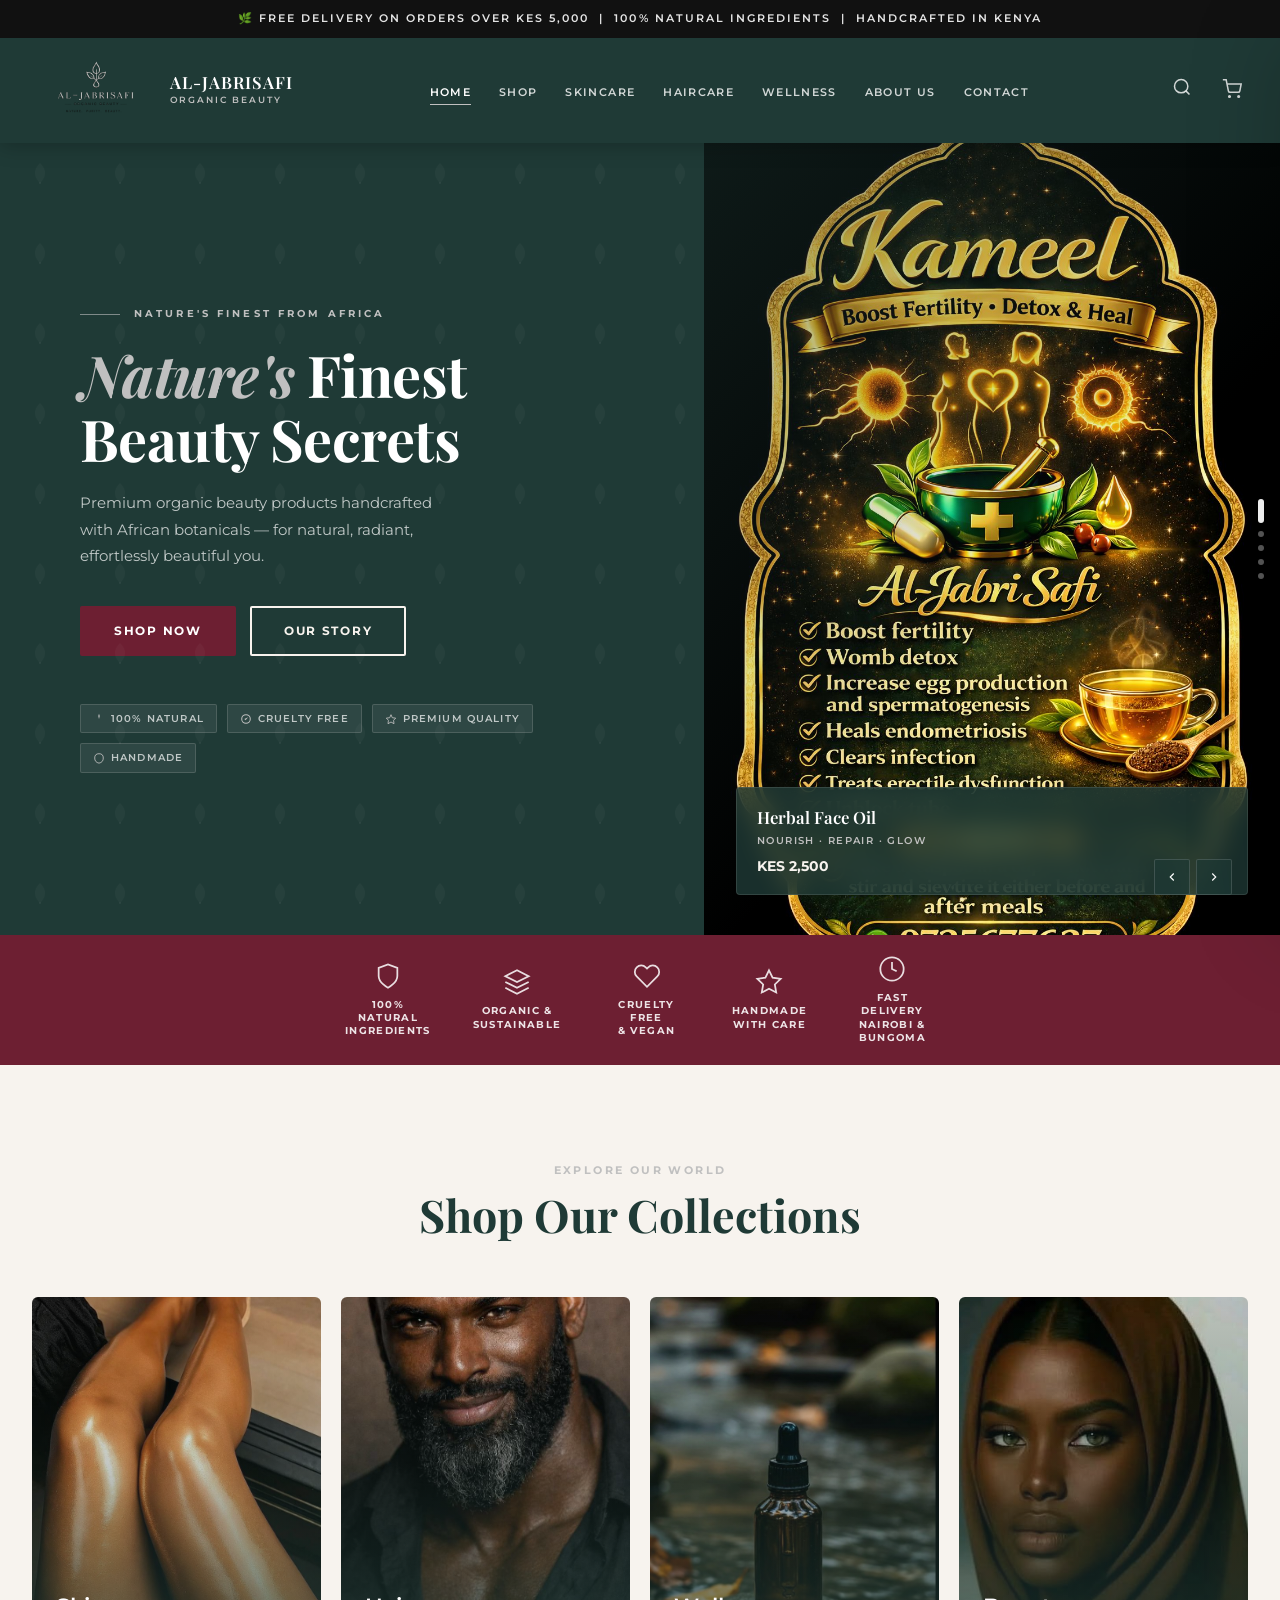
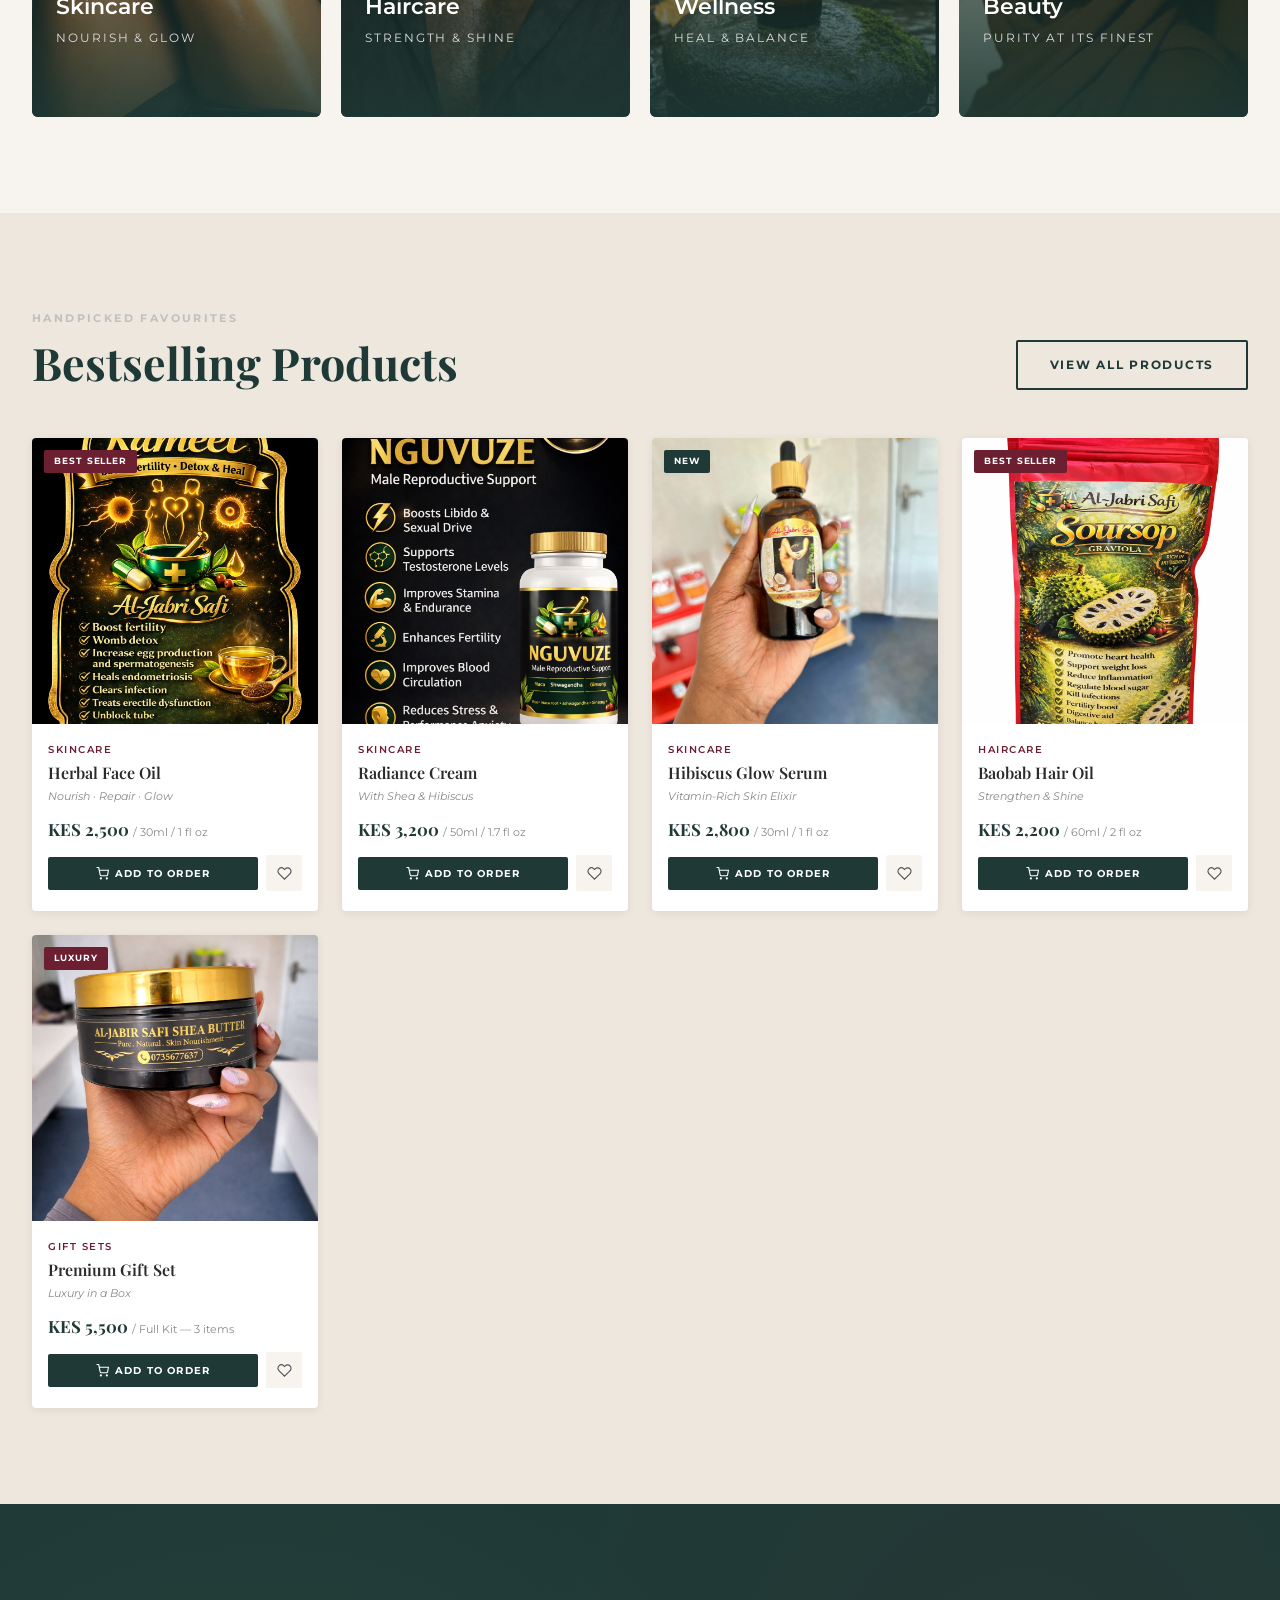
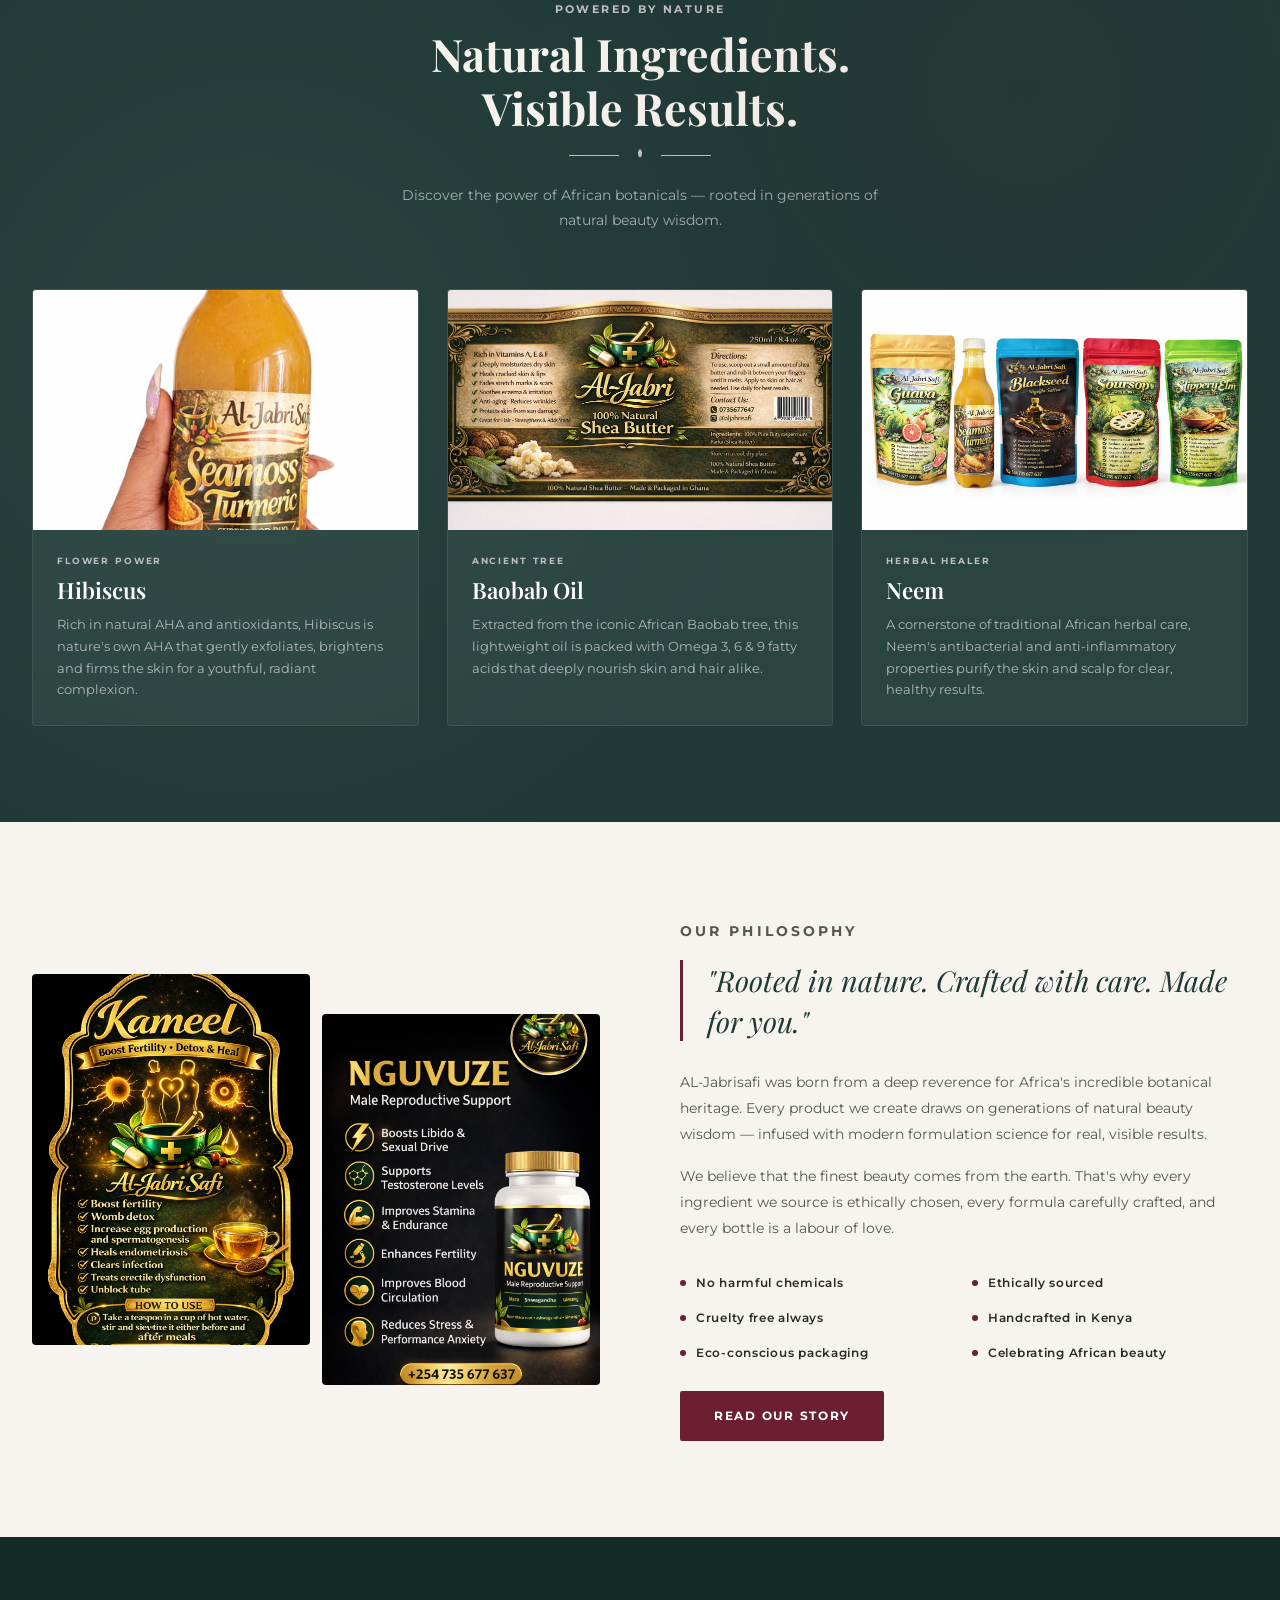
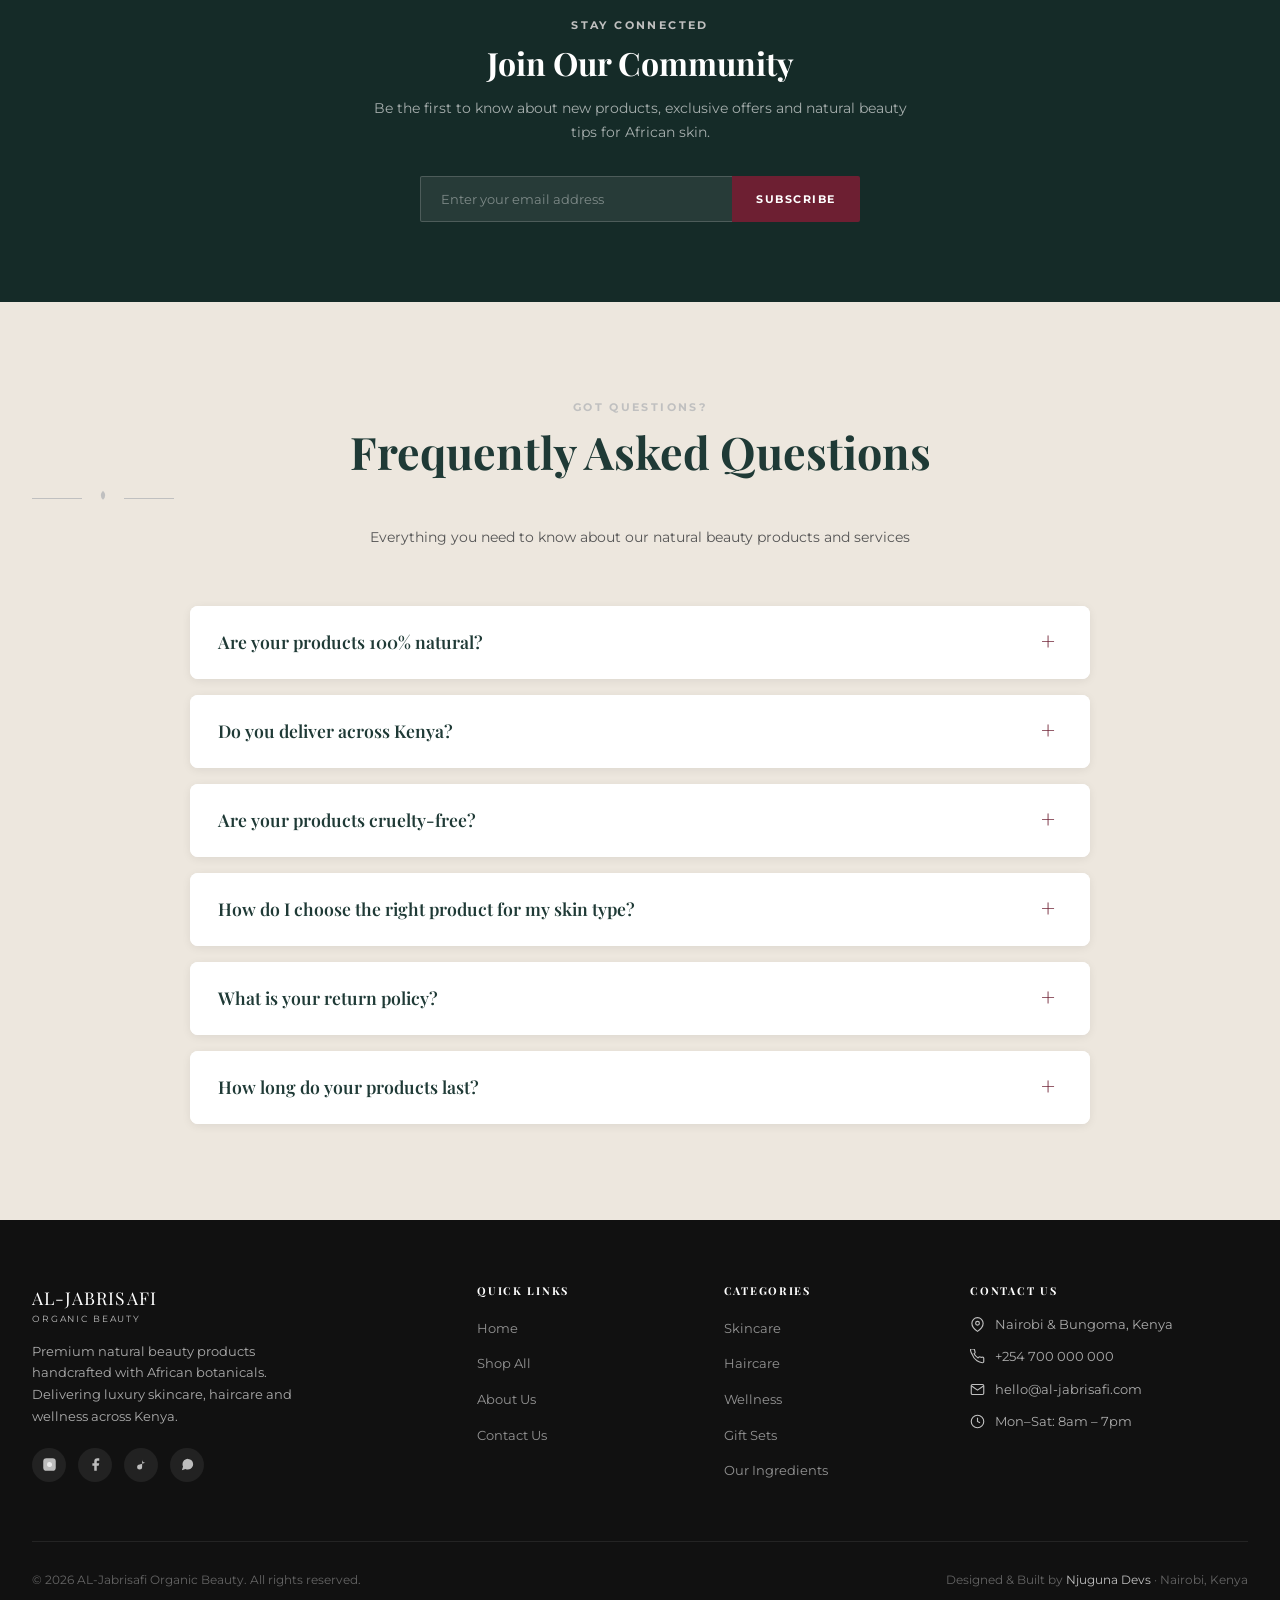
<file: index.html>
<!DOCTYPE html>
<html lang="en">
<head>
  <meta charset="UTF-8">
  <meta name="viewport" content="width=device-width, initial-scale=1.0">
  <title>AL-Jabrisafi Organic Beauty — Nature. Purity. Beauty. | Nairobi & Bungoma, Kenya</title>

  <!-- SEO Meta Tags -->
  <meta name="description" content="AL-Jabrisafi Organic Beauty — Premium natural skincare, haircare and wellness products handcrafted with African botanicals. Shop herbal face oil, radiance cream, baobab hair oil and more. Delivering across Nairobi and Bungoma, Kenya.">
  <meta name="keywords" content="organic beauty Kenya, natural skincare Nairobi, African botanicals, herbal face oil, baobab hair oil, neem skincare, organic beauty products Kenya, Nairobi beauty store, Bungoma beauty">
  <meta name="author" content="AL-Jabrisafi Organic Beauty">
  <meta name="robots" content="index, follow">
  <link rel="canonical" href="https://al-jabrisafi.com/">

  <!-- Open Graph -->
  <meta property="og:type" content="website">
  <meta property="og:title" content="AL-Jabrisafi Organic Beauty — Nature. Purity. Beauty.">
  <meta property="og:description" content="Premium natural beauty products handcrafted with African botanicals. Delivering across Nairobi & Bungoma.">
  <meta property="og:url" content="https://al-jabrisafi.com/">
  <meta property="og:site_name" content="AL-Jabrisafi Organic Beauty">
  <meta property="og:image" content="images/1000139489.jpg">

  <!-- Twitter Card -->
  <meta name="twitter:card" content="summary_large_image">
  <meta name="twitter:title" content="AL-Jabrisafi Organic Beauty">
  <meta name="twitter:description" content="Premium natural beauty products handcrafted with African botanicals.">

  <!-- Structured Data -->
  <script type="application/ld+json">
  {
    "@context": "https://schema.org",
    "@type": "Store",
    "name": "AL-Jabrisafi Organic Beauty",
    "description": "Premium natural beauty products handcrafted with African botanicals",
    "url": "https://al-jabrisafi.com",
    "logo": "https://al-jabrisafi.com/images/logo.png",
    "address": [
      { "@type": "PostalAddress", "addressLocality": "Nairobi", "addressCountry": "KE" },
      { "@type": "PostalAddress", "addressLocality": "Bungoma", "addressCountry": "KE" }
    ],
    "priceRange": "KES 1,500–5,500",
    "currenciesAccepted": "KES",
    "paymentAccepted": "M-Pesa, Cash on Delivery"
  }
  </script>

  <link rel="stylesheet" href="css/style.css">
  <link rel="icon" type="image/svg+xml" href="data:image/svg+xml,<svg xmlns='http://www.w3.org/2000/svg' viewBox='0 0 32 32'><circle cx='16' cy='16' r='16' fill='%231F3A36'/><path d='M16 8 Q20 12 16 16 Q12 12 16 8Z' fill='%23C0C0C0'/></svg>">
</head>

<body>

<!-- Promo Banner -->
<div id="promo-banner">
  🌿 FREE DELIVERY on orders over KES 5,000 &nbsp;|&nbsp; 100% Natural Ingredients &nbsp;|&nbsp; Handcrafted in Kenya
</div>

<!-- Navigation -->
<nav id="main-nav" role="navigation" aria-label="Main navigation">
  <div class="nav-inner">
    <!-- Logo -->
    <div class="nav-logo">
      <a href="index.html" aria-label="AL-Jabrisafi Home">
        <img src="images/Aljabs logo.png" alt="AL-Jabrisafi Logo" class="logo-mark">
        <div class="logo-text">
          <span class="logo-name">AL-JABRISAFI</span>
          <span class="logo-sub">Organic Beauty</span>
        </div>
      </a>
    </div>

    <!-- Nav Links -->
    <ul class="nav-links" role="list">
      <li><a href="index.html" class="active">Home</a></li>
      <li><a href="products.html">Shop</a></li>
      <li><a href="products.html?cat=skincare">Skincare</a></li>
      <li><a href="products.html?cat=haircare">Haircare</a></li>
      <li><a href="products.html?cat=wellness">Wellness</a></li>
      <li><a href="about.html">About Us</a></li>
      <li><a href="contact.html">Contact</a></li>
    </ul>

    <!-- Nav Actions -->
    <div class="nav-actions">
      <a href="products.html" class="nav-icon-btn" aria-label="Search products">
        <svg viewBox="0 0 24 24" aria-hidden="true"><circle cx="11" cy="11" r="8"/><line x1="21" y1="21" x2="16.65" y2="16.65"/></svg>
      </a>
      <button class="nav-icon-btn cart-btn" id="cart-btn" aria-label="Open cart">
        <svg viewBox="0 0 24 24" aria-hidden="true"><circle cx="9" cy="21" r="1"/><circle cx="20" cy="21" r="1"/><path d="M1 1h4l2.68 13.39a2 2 0 001.99 1.61h9.72a2 2 0 001.99-1.61L23 6H6"/></svg>
        <span class="cart-count" id="cart-count" aria-label="Cart items">0</span>
      </button>
      <button class="hamburger" id="hamburger" aria-label="Open menu" aria-expanded="false">
        <span></span><span></span><span></span>
      </button>
    </div>
  </div>
</nav>

<!-- Mobile Menu -->
<nav class="mobile-menu" id="mobile-menu" aria-label="Mobile navigation">
  <button class="mobile-close" id="mobile-close" aria-label="Close menu">&times;</button>
  <a href="index.html">Home</a>
  <a href="products.html">Shop All</a>
  <a href="products.html?cat=skincare">Skincare</a>
  <a href="products.html?cat=haircare">Haircare</a>
  <a href="products.html?cat=wellness">Wellness</a>
  <a href="about.html">About Us</a>
  <a href="contact.html">Contact</a>
</nav>

<!-- ── HERO ── -->
<section id="hero" aria-label="Hero section">
  <!-- Left: Text Content -->
  <div class="hero-left">
    <p class="hero-eyebrow">Nature's Finest from Africa</p>
    <h1 class="hero-h1">
      <em>Nature's</em> Finest<br>Beauty Secrets
    </h1>
    <p class="hero-p">
      Premium organic beauty products handcrafted with African botanicals — for natural, radiant, effortlessly beautiful you.
    </p>
    <div class="hero-cta">
      <a href="products.html" class="btn btn-primary">Shop Now</a>
      <a href="about.html" class="btn btn-outline-light">Our Story</a>
    </div>
    <div class="hero-badges">
      <span class="hero-badge">
        <svg viewBox="0 0 14 14"><path d="M7 1 Q9 4 7 7 Q5 4 7 1Z"/></svg>
        100% Natural
      </span>
      <span class="hero-badge">
        <svg viewBox="0 0 14 14"><circle cx="7" cy="7" r="5" stroke="#C0C0C0" fill="none" stroke-width="1.2"/><path d="M5 7 l1.5 1.5 L9.5 5"/></svg>
        Cruelty Free
      </span>
      <span class="hero-badge">
        <svg viewBox="0 0 14 14"><path d="M7 2 L8.5 5.5 L12.5 6 L10 8.5 L10.5 12.5 L7 10.5 L3.5 12.5 L4 8.5 L1.5 6 L5.5 5.5Z" stroke="#C0C0C0" fill="none" stroke-width="1"/></svg>
        Premium Quality
      </span>
      <span class="hero-badge">
        <svg viewBox="0 0 14 14"><path d="M2 7 Q2 2 7 2 Q12 2 12 7 Q12 12 7 13 Q2 12 2 7Z" stroke="#C0C0C0" fill="none" stroke-width="1"/></svg>
        Handmade
      </span>
    </div>
  </div>

  <!-- Right: Slideshow -->
  <div class="hero-right">
    <div class="hero-slideshow" id="hero-slideshow">
      <!-- Populated by JS -->
    </div>
    <div class="slideshow-dots" id="slideshow-dots"></div>
    <button class="hero-slide-prev" id="slide-prev" aria-label="Previous product">
      <svg viewBox="0 0 24 24"><polyline points="15 18 9 12 15 6"/></svg>
    </button>
    <button class="hero-slide-next" id="slide-next" aria-label="Next product">
      <svg viewBox="0 0 24 24"><polyline points="9 18 15 12 9 6"/></svg>
    </button>
  </div>
</section>

<!-- ── FEATURE STRIP ── -->
<section id="feature-strip" aria-label="Brand features">
  <div class="feature-strip-inner">
    <div class="feature-item">
      <svg viewBox="0 0 24 24"><path d="M12 22s8-4 8-10V5l-8-3-8 3v7c0 6 8 10 8 10z"/></svg>
      <span>100% Natural<br>Ingredients</span>
    </div>
    <div class="feature-item">
      <svg viewBox="0 0 24 24"><path d="M12 2L2 7l10 5 10-5-10-5z"/><path d="M2 17l10 5 10-5"/><path d="M2 12l10 5 10-5"/></svg>
      <span>Organic &<br>Sustainable</span>
    </div>
    <div class="feature-item">
      <svg viewBox="0 0 24 24"><path d="M20.84 4.61a5.5 5.5 0 00-7.78 0L12 5.67l-1.06-1.06a5.5 5.5 0 00-7.78 7.78l1.06 1.06L12 21.23l7.78-7.78 1.06-1.06a5.5 5.5 0 000-7.78z"/></svg>
      <span>Cruelty Free<br>& Vegan</span>
    </div>
    <div class="feature-item">
      <svg viewBox="0 0 24 24"><polygon points="12 2 15.09 8.26 22 9.27 17 14.14 18.18 21.02 12 17.77 5.82 21.02 7 14.14 2 9.27 8.91 8.26 12 2"/></svg>
      <span>Handmade<br>With Care</span>
    </div>
    <div class="feature-item">
      <svg viewBox="0 0 24 24"><circle cx="12" cy="12" r="10"/><polyline points="12 6 12 12 16 14"/></svg>
      <span>Fast Delivery<br>Nairobi & Bungoma</span>
    </div>
  </div>
</section>

<!-- ── COLLECTIONS ───────────────────────────── -->

<section id="collections" aria-labelledby="collections-title">

    <div class="container">

        <div class="collections-header">

            <p class="section-label">Explore Our World</p>

            <h2 class="section-title" id="collections-title">
                Shop Our Collections
            </h2>

        </div>

        <div class="collections-grid">

            <a href="products.html?cat=skincare" class="collection-card">
                <img src="images/WhatsApp Image 2026-05-28 at 15.35.05.jpeg"
                     alt="Skincare Collection">

                <div class="collection-overlay"></div>

                <div class="collection-info">
                    <div class="col-title">Skincare</div>
                    <div class="col-sub">Nourish & Glow</div>
                    <span class="col-btn">Explore →</span>
                </div>
            </a>

            <a href="products.html?cat=haircare" class="collection-card">
                <img src="images/WhatsApp Image 2026-05-28 at 15.35.09.jpeg"
                     alt="Haircare Collection">

                <div class="collection-overlay"></div>

                <div class="collection-info">
                    <div class="col-title">Haircare</div>
                    <div class="col-sub">Strength & Shine</div>
                    <span class="col-btn">Explore →</span>
                </div>
            </a>

            <a href="products.html?cat=wellness" class="collection-card">
                <img src="images/WhatsApp Image 2026-05-28 at 15.35.11.jpeg"
                     alt="Wellness Collection">

                <div class="collection-overlay"></div>

                <div class="collection-info">
                    <div class="col-title">Wellness</div>
                    <div class="col-sub">Heal & Balance</div>
                    <span class="col-btn">Explore →</span>
                </div>
            </a>

            <a href="products.html?cat=giftsets" class="collection-card">
                <img src="images/Beauty.jpg"
                     alt="Gift Sets">

                <div class="collection-overlay"></div>

                <div class="collection-info">
                    <div class="col-title">Beauty</div>
                    <div class="col-sub">Purity at Its Finest</div>
                    <span class="col-btn">Explore →</span>
                </div>
            </a>

        </div>

    </div>

</section>
</section>

<!-- ── FEATURED PRODUCTS ── -->
<section id="featured" aria-labelledby="featured-title">
  <div class="container">
    <div class="featured-header">
      <div class="reveal">
        <p class="section-label">Handpicked Favourites</p>
        <h2 class="section-title" id="featured-title">Bestselling Products</h2>
      </div>
      <a href="products.html" class="btn btn-outline reveal">View All Products</a>
    </div>
    <div class="products-grid" id="featured-grid" data-stagger>
      <!-- Populated by JS -->
    </div>
  </div>
</section>

<!-- ── INGREDIENTS SPOTLIGHT ── -->
<section id="ingredients" aria-labelledby="ingredients-title">
  <div class="container">
    <div class="ingredients-header reveal">
      <p class="section-label" style="text-align:center; display:block;">Powered by Nature</p>
      <h2 class="section-title light" id="ingredients-title" style="text-align:center;">Natural Ingredients.<br>Visible Results.</h2>
      <div class="divider-leaf" style="justify-content:center; margin-top:12px;">
        <span></span>
        <svg viewBox="0 0 20 20" fill="#C0C0C0"><path d="M10 2 Q15 7 10 12 Q5 7 10 2Z"/></svg>
        <span></span>
      </div>
      <p style="color:rgba(255,255,255,0.6); font-size:0.88rem; max-width:520px; margin:14px auto 0; text-align:center; line-height:1.8;">
        Discover the power of African botanicals — rooted in generations of natural beauty wisdom.
      </p>
    </div>
    <div class="ingredients-grid" data-stagger>
      <div class="ingredient-card reveal">
        <div class="ingredient-img">
          <img src="images/1000139502.jpg" alt="Hibiscus botanical ingredient" loading="lazy" onerror="this.src='images/1000139489.jpg'">
        </div>
        <div class="ingredient-body">
          <div class="ingredient-tag">Flower Power</div>
          <h3 class="ingredient-name">Hibiscus</h3>
          <p class="ingredient-desc">Rich in natural AHA and antioxidants, Hibiscus is nature's own AHA that gently exfoliates, brightens and firms the skin for a youthful, radiant complexion.</p>
        </div>
      </div>
      <div class="ingredient-card reveal" data-delay="0.12">
        <div class="ingredient-img">
          <img src="images/1000139498.jpg" alt="Baobab oil botanical" loading="lazy" onerror="this.src='images/1000139490.jpg'">
        </div>
        <div class="ingredient-body">
          <div class="ingredient-tag">Ancient Tree</div>
          <h3 class="ingredient-name">Baobab Oil</h3>
          <p class="ingredient-desc">Extracted from the iconic African Baobab tree, this lightweight oil is packed with Omega 3, 6 & 9 fatty acids that deeply nourish skin and hair alike.</p>
        </div>
      </div>
      <div class="ingredient-card reveal" data-delay="0.24">
        <div class="ingredient-img">
          <img src="images/1000139503.jpg" alt="Neem leaf botanical" loading="lazy" onerror="this.src='images/1000139491.jpg'">
        </div>
        <div class="ingredient-body">
          <div class="ingredient-tag">Herbal Healer</div>
          <h3 class="ingredient-name">Neem</h3>
          <p class="ingredient-desc">A cornerstone of traditional African herbal care, Neem's antibacterial and anti-inflammatory properties purify the skin and scalp for clear, healthy results.</p>
        </div>
      </div>
    </div>
  </div>
</section>

<!-- ── BRAND PROMISE ── -->
<section id="promise" aria-label="Our brand promise">
  <div class="container">
    <div class="promise-inner">
      <div class="promise-img-grid reveal-left">
        <img src="images/1000139489.jpg" alt="AL-Jabrisafi Herbal Face Oil" loading="lazy" onerror="this.src='images/1000139489.jpg'">
        <img src="images/1000139490.jpg" alt="AL-Jabrisafi Radiance Cream" loading="lazy" onerror="this.src='images/1000139490.jpg'">
      </div>
      <div class="promise-text reveal-right">
        <p class="section-label">Our Philosophy</p>
        <blockquote class="promise-quote">
          "Rooted in nature. Crafted with care. Made for you."
        </blockquote>
        <p>
          AL-Jabrisafi was born from a deep reverence for Africa's incredible botanical heritage. Every product we create draws on generations of natural beauty wisdom — infused with modern formulation science for real, visible results.
        </p>
        <p>
          We believe that the finest beauty comes from the earth. That's why every ingredient we source is ethically chosen, every formula carefully crafted, and every bottle is a labour of love.
        </p>
        <div class="promise-values">
          <div class="promise-value">No harmful chemicals</div>
          <div class="promise-value">Ethically sourced</div>
          <div class="promise-value">Cruelty free always</div>
          <div class="promise-value">Handcrafted in Kenya</div>
          <div class="promise-value">Eco-conscious packaging</div>
          <div class="promise-value">Celebrating African beauty</div>
        </div>
        <a href="about.html" class="btn btn-primary" style="margin-top:28px;">Read Our Story</a>
      </div>
    </div>
  </div>
</section>

<!-- ── NEWSLETTER ── -->
<section id="newsletter" aria-label="Newsletter signup">
  <div class="newsletter-inner reveal">
    <span class="section-label">Stay Connected</span>
    <h2>Join Our Community</h2>
    <p>Be the first to know about new products, exclusive offers and natural beauty tips for African skin.</p>
    <form class="newsletter-form" id="newsletter-form" novalidate>
      <input type="email" placeholder="Enter your email address" required aria-label="Email address">
      <button type="submit">Subscribe</button>
    </form>
  </div>
</section>

<!-- ── FAQ SECTION ── -->
<section id="faq" aria-labelledby="faq-title">
  <div class="container">
    <div class="faq-header reveal">
      <p class="section-label">Got Questions?</p>
      <h2 class="section-title" id="faq-title">Frequently Asked Questions</h2>
      <div class="divider-leaf">
        <span></span>
        <svg viewBox="0 0 20 20"><path d="M10 2 Q15 7 10 12 Q5 7 10 2Z"/></svg>
        <span></span>
      </div>
      <p style="color: var(--text-m); font-size: 0.88rem; max-width: 560px; margin: 14px auto 0; text-align: center;">
        Everything you need to know about our natural beauty products and services
      </p>
    </div>
    <div class="faq-grid" data-stagger>
      <div class="faq-item reveal">
        <button class="faq-question">
          Are your products 100% natural?
          <span class="faq-icon">+</span>
        </button>
        <div class="faq-answer">
          <p>Yes! All AL-Jabrisafi products are formulated with 100% natural, ethically sourced African botanicals. We never use parabens, sulfates, synthetic fragrances, or harsh chemicals. Our ingredients are carefully selected for their purity and efficacy.</p>
          <ul>
            <li>No artificial preservatives</li>
            <li>No synthetic colors or fragrances</li>
            <li>No animal-derived ingredients (vegan-friendly)</li>
          </ul>
        </div>
      </div>

      <div class="faq-item reveal" data-delay="0.1">
        <button class="faq-question">
          Do you deliver across Kenya?
          <span class="faq-icon">+</span>
        </button>
        <div class="faq-answer">
          <p>We currently offer delivery to <strong>Nairobi</strong> and <strong>Bungoma</strong> with same-day or next-day delivery options. For orders over KES 5,000, delivery is completely free!</p>
          <p>For other regions in Kenya, please contact us directly to arrange special delivery options. We're expanding our delivery network and would love to serve you.</p>
        </div>
      </div>

      <div class="faq-item reveal" data-delay="0.2">
        <button class="faq-question">
          Are your products cruelty-free?
          <span class="faq-icon">+</span>
        </button>
        <div class="faq-answer">
          <p>Absolutely. We are proudly <strong>100% cruelty-free</strong>. None of our products or ingredients are tested on animals. We partner exclusively with suppliers who share our ethical values and commitment to compassionate beauty.</p>
          <p>Our cruelty-free promise extends to every stage of our production process, from sourcing to final packaging.</p>
        </div>
      </div>

      <div class="faq-item reveal" data-delay="0.3">
        <button class="faq-question">
          How do I choose the right product for my skin type?
          <span class="faq-icon">+</span>
        </button>
        <div class="faq-answer">
          <p>We make it easy to find your perfect match! You can:</p>
          <ul>
            <li>Visit our <strong>product pages</strong> with detailed descriptions and ingredient benefits</li>
            <li>Reach out via <strong>WhatsApp</strong> or <strong>Instagram DM</strong> for a personalized consultation</li>
            <li>Use our <strong>product quiz</strong> (coming soon) to get tailored recommendations</li>
          </ul>
          <p>Our team is always happy to help you build the perfect natural skincare or haircare routine.</p>
        </div>
      </div>

      <div class="faq-item reveal" data-delay="0.4">
        <button class="faq-question">
          What is your return policy?
          <span class="faq-icon">+</span>
        </button>
        <div class="faq-answer">
          <p>Your satisfaction is our priority. If you're not completely happy with your purchase:</p>
          <ul>
            <li><strong>14-day return window</strong> from delivery date</li>
            <li>Products must be <strong>unused and in original packaging</strong></li>
            <li>Contact us to initiate a refund or exchange</li>
            <li>We'll guide you through the simple process</li>
          </ul>
          <p>Note: Due to hygiene reasons, we cannot accept returns on opened products unless defective.</p>
        </div>
      </div>

      <div class="faq-item reveal" data-delay="0.5">
        <button class="faq-question">
          How long do your products last?
          <span class="faq-icon">+</span>
        </button>
        <div class="faq-answer">
          <p>All our products have a shelf life of <strong>12-24 months</strong> from the manufacturing date when stored properly. Each product package includes a "Period After Opening" (PAO) symbol indicating how many months it remains fresh after first use (typically 6-12 months).</p>
          <p><strong>Storage tips:</strong> Keep in a cool, dry place away from direct sunlight to maintain maximum potency.</p>
        </div>
      </div>
    </div>
  </div>
</section>

<!-- ── FOOTER ── -->
<footer role="contentinfo">
  <div class="container">
    <div class="footer-grid">
      <!-- Brand -->
      <div class="footer-brand">
        <div class="logo-name">AL-JABRISAFI</div>
        <div class="logo-sub">Organic Beauty</div>
        <p>Premium natural beauty products handcrafted with African botanicals. Delivering luxury skincare, haircare and wellness across Kenya.</p>
        <div class="footer-socials">
          <a href="#" class="social-btn" aria-label="Instagram">
            <svg viewBox="0 0 24 24"><rect x="2" y="2" width="20" height="20" rx="5" ry="5"/><path d="M16 11.37A4 4 0 1112.63 8 4 4 0 0116 11.37z"/><line x1="17.5" y1="6.5" x2="17.51" y2="6.5"/></svg>
          </a>
          <a href="#" class="social-btn" aria-label="Facebook">
            <svg viewBox="0 0 24 24"><path d="M18 2h-3a5 5 0 00-5 5v3H7v4h3v8h4v-8h3l1-4h-4V7a1 1 0 011-1h3z"/></svg>
          </a>
          <a href="#" class="social-btn" aria-label="TikTok">
            <svg viewBox="0 0 24 24"><path d="M9 12a4 4 0 104 4V4a5 5 0 005 5"/></svg>
          </a>
          <a href="#" class="social-btn" aria-label="WhatsApp">
            <svg viewBox="0 0 24 24"><path d="M21 11.5a8.38 8.38 0 01-.9 3.8 8.5 8.5 0 01-7.6 4.7 8.38 8.38 0 01-3.8-.9L3 21l1.9-5.7a8.38 8.38 0 01-.9-3.8 8.5 8.5 0 014.7-7.6 8.38 8.38 0 013.8-.9h.5a8.48 8.48 0 018 8v.5z"/></svg>
          </a>
        </div>
      </div>

      <!-- Quick Links -->
      <div class="footer-col">
        <h4>Quick Links</h4>
        <ul>
          <li><a href="index.html">Home</a></li>
          <li><a href="products.html">Shop All</a></li>
          <li><a href="about.html">About Us</a></li>
          <li><a href="contact.html">Contact Us</a></li>
        </ul>
      </div>

      <!-- Categories -->
      <div class="footer-col">
        <h4>Categories</h4>
        <ul>
          <li><a href="products.html?cat=skincare">Skincare</a></li>
          <li><a href="products.html?cat=haircare">Haircare</a></li>
          <li><a href="products.html?cat=wellness">Wellness</a></li>
          <li><a href="products.html?cat=giftsets">Gift Sets</a></li>
          <li><a href="products.html">Our Ingredients</a></li>
        </ul>
      </div>

      <!-- Contact -->
      <div class="footer-col">
        <h4>Contact Us</h4>
        <div class="footer-contact-item">
          <svg viewBox="0 0 24 24"><path d="M21 10c0 7-9 13-9 13s-9-6-9-13a9 9 0 0118 0z"/><circle cx="12" cy="10" r="3"/></svg>
          <span>Nairobi &amp; Bungoma, Kenya</span>
        </div>
        <div class="footer-contact-item">
          <svg viewBox="0 0 24 24"><path d="M22 16.92v3a2 2 0 01-2.18 2 19.79 19.79 0 01-8.63-3.07A19.5 19.5 0 013.47 8.64a19.79 19.79 0 01-3.07-8.6A2 2 0 012.37 0h3a2 2 0 012 1.72 12.84 12.84 0 00.7 2.81 2 2 0 01-.45 2.11L6.46 7.77a16 16 0 006.5 6.5l1.13-1.13a2 2 0 012.11-.45 12.84 12.84 0 002.81.7A2 2 0 0122 14.92z"/></svg>
          <span>+254 700 000 000</span>
        </div>
        <div class="footer-contact-item">
          <svg viewBox="0 0 24 24"><path d="M4 4h16c1.1 0 2 .9 2 2v12c0 1.1-.9 2-2 2H4c-1.1 0-2-.9-2-2V6c0-1.1.9-2 2-2z"/><polyline points="22,6 12,13 2,6"/></svg>
          <span>hello@al-jabrisafi.com</span>
        </div>
        <div class="footer-contact-item">
          <svg viewBox="0 0 24 24"><circle cx="12" cy="12" r="10"/><polyline points="12 6 12 12 16 14"/></svg>
          <span>Mon–Sat: 8am – 7pm</span>
        </div>
      </div>
    </div>

    <div class="footer-bottom">
      <p>© 2026 AL-Jabrisafi Organic Beauty. All rights reserved.</p>
      <p>Designed &amp; Built by <a href="mailto:njugunadevs@gmail.com" style="color:var(--silver)">Njuguna Devs</a> · Nairobi, Kenya</p>
    </div>
  </div>
</footer>

<!-- ── OVERLAYS / MODALS ── -->

<!-- Cart Overlay + Sidebar -->
<div id="cart-overlay" role="presentation"></div>
<aside id="cart-sidebar" role="complementary" aria-label="Shopping cart">
  <div class="cart-header">
    <h3>
      <svg viewBox="0 0 24 24" aria-hidden="true"><circle cx="9" cy="21" r="1"/><circle cx="20" cy="21" r="1"/><path d="M1 1h4l2.68 13.39a2 2 0 001.99 1.61h9.72a2 2 0 001.99-1.61L23 6H6"/></svg>
      Your Order
    </h3>
    <button class="cart-close" onclick="closeCart()" aria-label="Close cart">&times;</button>
  </div>
  <div class="cart-body" id="cart-body">
    <div class="cart-empty">
      <svg viewBox="0 0 24 24"><circle cx="9" cy="21" r="1"/><circle cx="20" cy="21" r="1"/><path d="M1 1h4l2.68 13.39a2 2 0 001.99 1.61h9.72a2 2 0 001.99-1.61L23 6H6"/></svg>
      <p>Your order is empty.<br>Browse our products above.</p>
    </div>
  </div>
  <div class="cart-footer" id="cart-footer">
    <div class="cart-subtotal">
      <span>Order Total</span><span>KES 0</span>
    </div>
    <p class="cart-note">📦 Delivery charges applied at confirmation</p>
    <button class="btn-checkout" disabled>Place My Order</button>
  </div>
</aside>

<!-- Product Modal -->
<div id="modal-overlay" role="dialog" aria-modal="true" aria-label="Product details"></div>

<!-- Checkout Modal -->
<div id="checkout-overlay" role="dialog" aria-modal="true" aria-label="Place your order"></div>

<!-- Toast Notifications -->
<div id="toast-container" aria-live="polite" aria-atomic="true"></div>

<script src="js/main.js"></script>
</body>
</html>
</file>
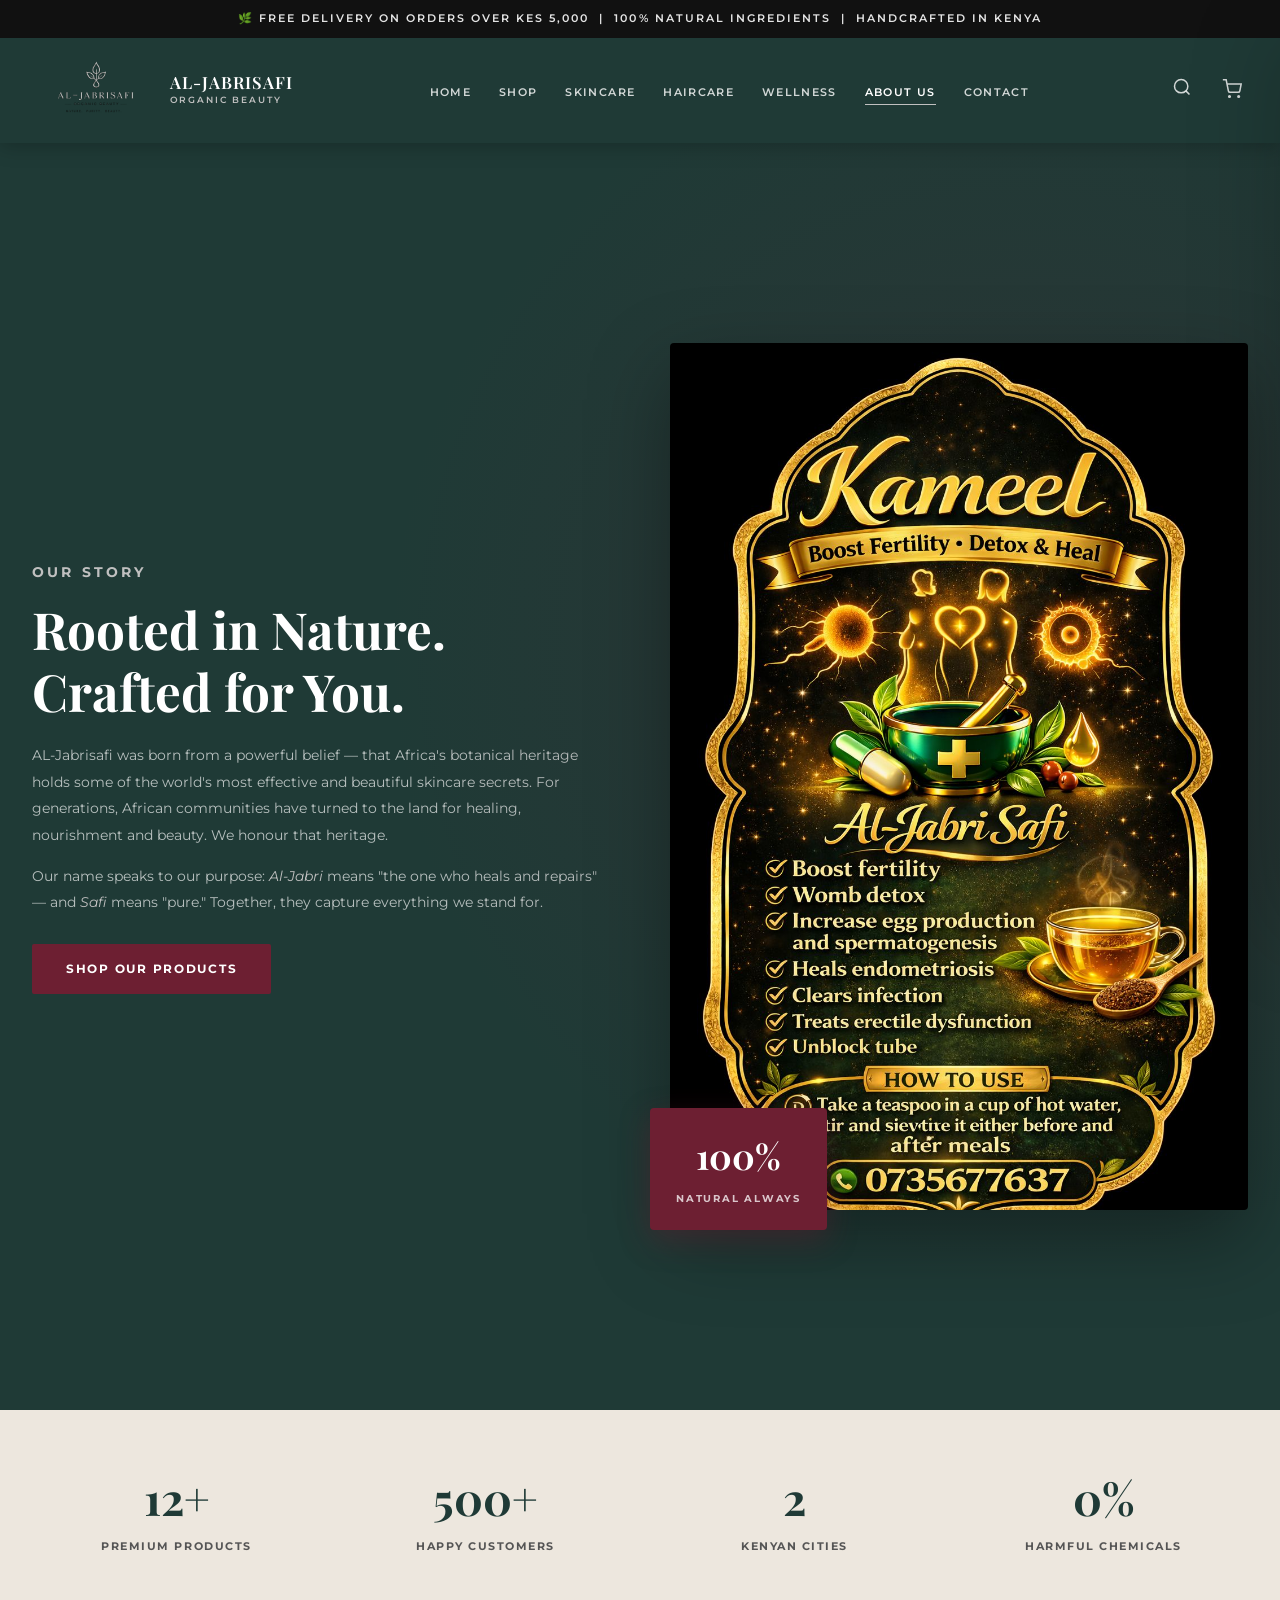
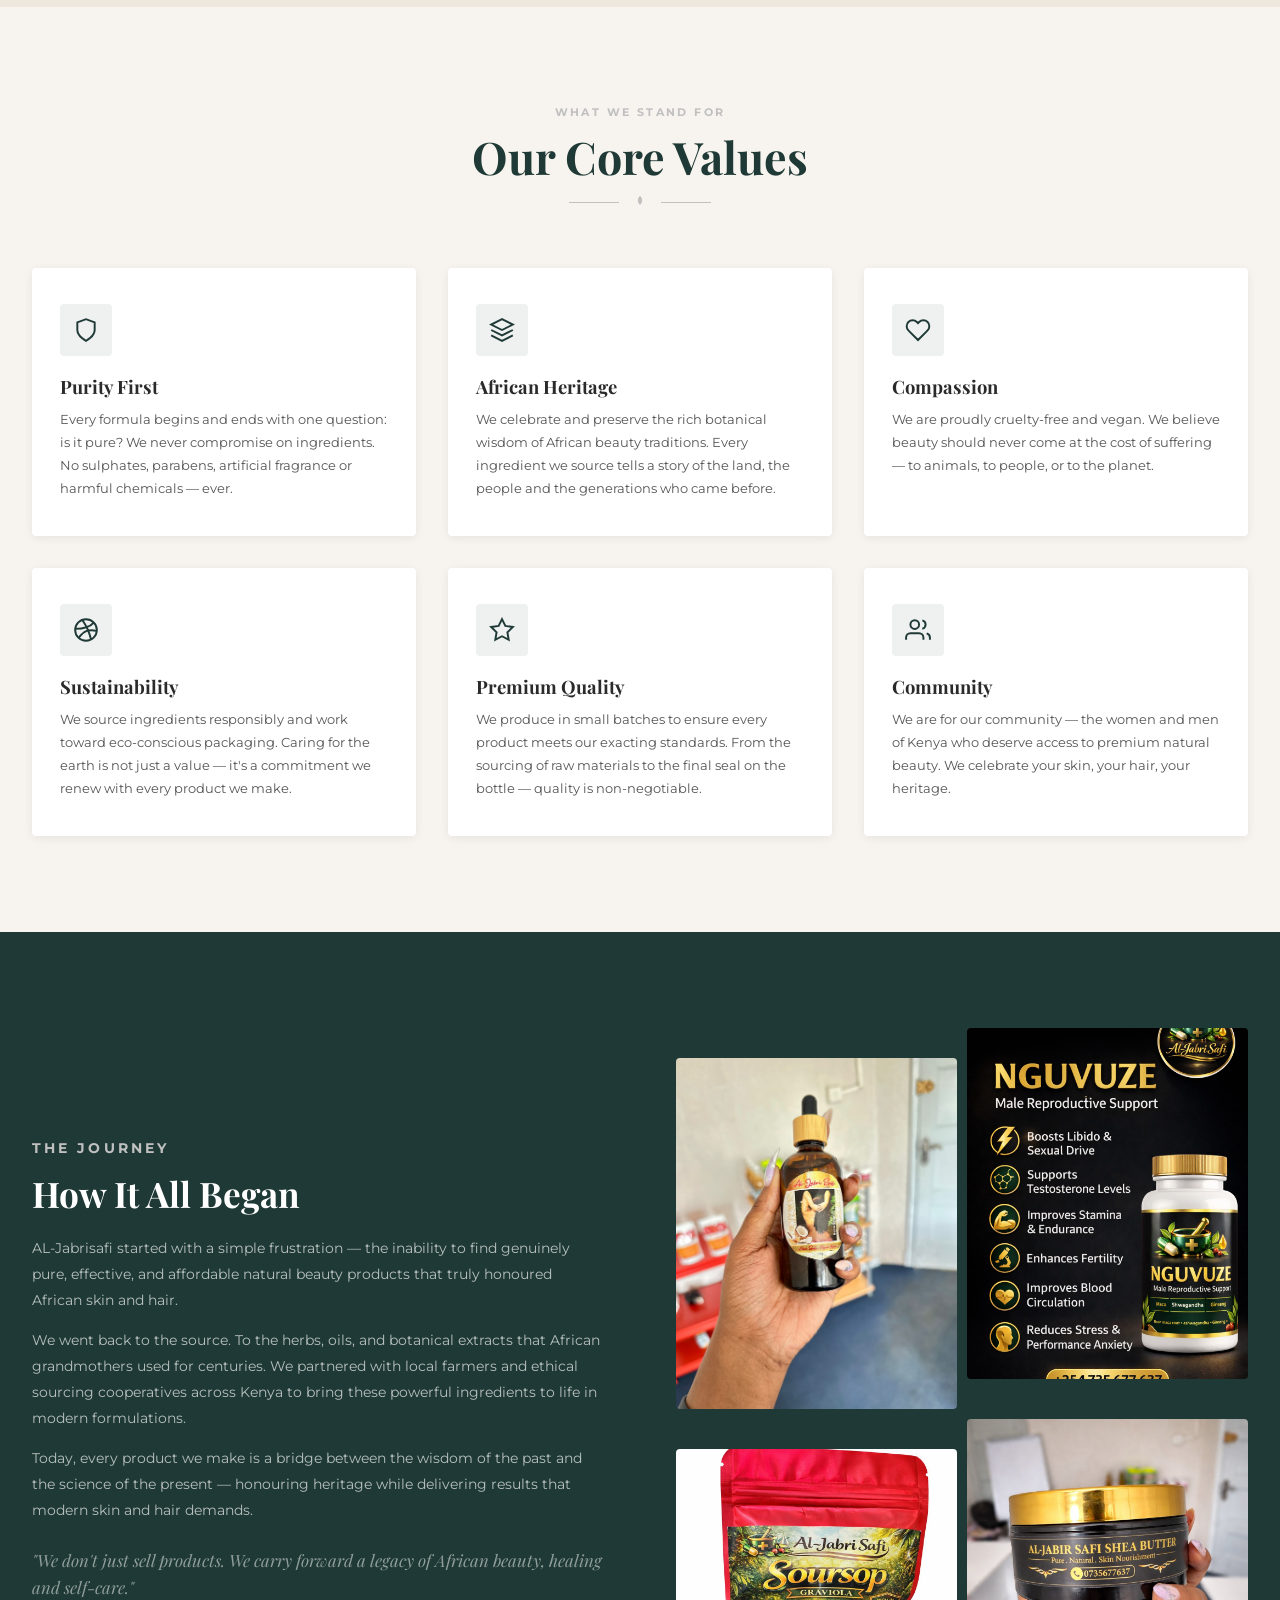
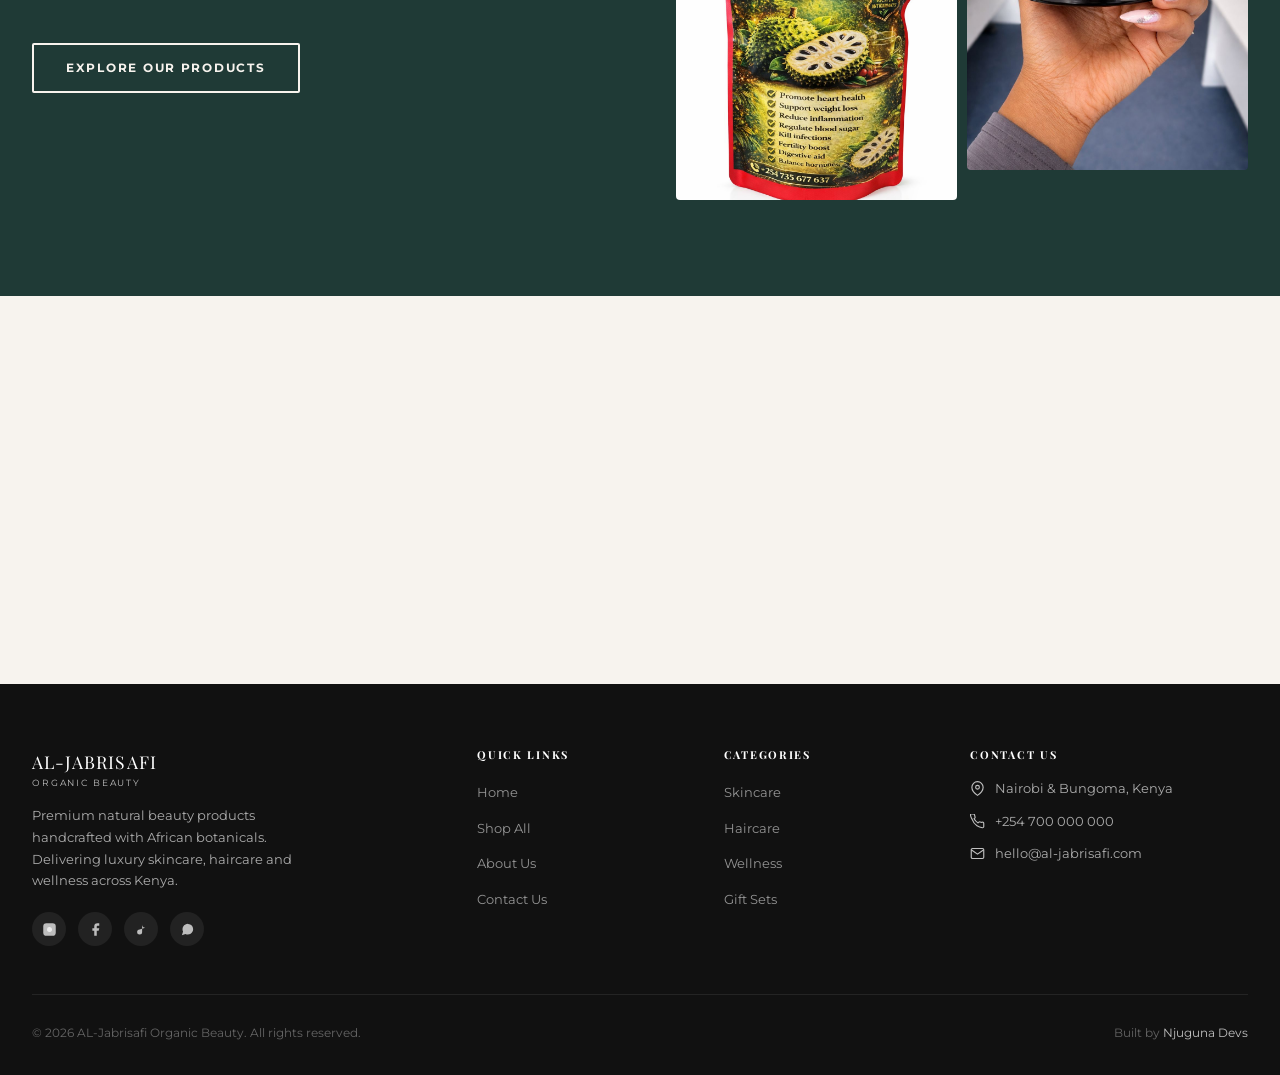
<file: about.html>
<!DOCTYPE html>
<html lang="en">
<head>
  <meta charset="UTF-8">
  <meta name="viewport" content="width=device-width, initial-scale=1.0">
  <title>About Us — AL-Jabrisafi Organic Beauty | Our Story & African Botanical Heritage</title>
  <meta name="description" content="Discover the story behind AL-Jabrisafi Organic Beauty — premium natural beauty products rooted in African botanical heritage. Learn about our ingredients, values, and commitment to purity. Based in Nairobi & Bungoma, Kenya.">
  <meta name="keywords" content="about AL-Jabrisafi, African botanical beauty brand, organic beauty Kenya story, natural skincare brand Nairobi">
  <meta name="robots" content="index, follow">
  <link rel="canonical" href="https://al-jabrisafi.com/about.html">
  <link rel="stylesheet" href="css/style.css">
  <link rel="icon" type="image/svg+xml" href="data:image/svg+xml,<svg xmlns='http://www.w3.org/2000/svg' viewBox='0 0 32 32'><circle cx='16' cy='16' r='16' fill='%231F3A36'/><path d='M16 8 Q20 12 16 16 Q12 12 16 8Z' fill='%23C0C0C0'/></svg>">
</head>
<body>

<!-- Promo Banner -->
<div id="promo-banner">
  🌿 FREE DELIVERY on orders over KES 5,000 &nbsp;|&nbsp; 100% Natural Ingredients &nbsp;|&nbsp; Handcrafted in Kenya
</div>

<!-- Navigation -->
<nav id="main-nav" role="navigation" aria-label="Main navigation">
  <div class="nav-inner">
    <div class="nav-logo">
      <a href="index.html" aria-label="AL-Jabrisafi Home">
        <img src="images/Aljabs logo.png" alt="AL-Jabrisafi Logo" class="logo-mark">
        <div class="logo-text">
          <span class="logo-name">AL-JABRISAFI</span>
          <span class="logo-sub">Organic Beauty</span>
        </div>
      </a>
    </div>
    <ul class="nav-links" role="list">
      <li><a href="index.html">Home</a></li>
      <li><a href="products.html">Shop</a></li>
      <li><a href="products.html?cat=skincare">Skincare</a></li>
      <li><a href="products.html?cat=haircare">Haircare</a></li>
      <li><a href="products.html?cat=wellness">Wellness</a></li>
      <li><a href="about.html" class="active">About Us</a></li>
      <li><a href="contact.html">Contact</a></li>
    </ul>
    <div class="nav-actions">
      <a href="products.html" class="nav-icon-btn" aria-label="Search">
        <svg viewBox="0 0 24 24"><circle cx="11" cy="11" r="8"/><line x1="21" y1="21" x2="16.65" y2="16.65"/></svg>
      </a>
      <button class="nav-icon-btn cart-btn" aria-label="Open cart">
        <svg viewBox="0 0 24 24"><circle cx="9" cy="21" r="1"/><circle cx="20" cy="21" r="1"/><path d="M1 1h4l2.68 13.39a2 2 0 001.99 1.61h9.72a2 2 0 001.99-1.61L23 6H6"/></svg>
        <span class="cart-count" id="cart-count">0</span>
      </button>
      <button class="hamburger" id="hamburger" aria-label="Open menu">
        <span></span><span></span><span></span>
      </button>
    </div>
  </div>
</nav>

<!-- Mobile Menu -->
<nav class="mobile-menu" id="mobile-menu">
  <button class="mobile-close" id="mobile-close">&times;</button>
  <a href="index.html">Home</a>
  <a href="products.html">Shop All</a>
  <a href="products.html?cat=skincare">Skincare</a>
  <a href="products.html?cat=haircare">Haircare</a>
  <a href="products.html?cat=wellness">Wellness</a>
  <a href="about.html">About Us</a>
  <a href="contact.html">Contact</a>
</nav>

<!-- ── ABOUT HERO ── -->
<section style="background:var(--green); padding:100px 0; overflow:hidden; position:relative;">
  <div style="position:absolute;inset:0;background:radial-gradient(circle at 80% 40%, rgba(109,31,50,0.18) 0%, transparent 50%);pointer-events:none;"></div>
  <div class="container">
    <div class="about-hero">
      <div class="about-hero-text reveal-left">
        <p class="section-label" style="color:var(--silver); display:block; margin-bottom:14px;">Our Story</p>
        <h1 style="font-family:var(--ff-head); font-size:clamp(2.2rem,4vw,3.2rem); color:var(--white); font-weight:700; margin-bottom:20px; line-height:1.2;">
          Rooted in Nature.<br>Crafted for You.
        </h1>
        <p style="color:rgba(255,255,255,0.68); line-height:1.85; font-size:0.9rem; margin-bottom:14px;">
          AL-Jabrisafi was born from a powerful belief — that Africa's botanical heritage holds some of the world's most effective and beautiful skincare secrets. For generations, African communities have turned to the land for healing, nourishment and beauty. We honour that heritage.
        </p>
        <p style="color:rgba(255,255,255,0.68); line-height:1.85; font-size:0.9rem; margin-bottom:28px;">
          Our name speaks to our purpose: <em style="color:var(--silver);">Al-Jabri</em> means "the one who heals and repairs" — and <em style="color:var(--silver);">Safi</em> means "pure." Together, they capture everything we stand for.
        </p>
        <a href="products.html" class="btn btn-primary">Shop Our Products</a>
      </div>
      <div class="about-hero-img reveal-right">
        <img src="images/1000139489.jpg" alt="AL-Jabrisafi Herbal Face Oil — our hero product" style="border-radius:4px; box-shadow:0 30px 80px rgba(0,0,0,0.35); width:100%;" onerror="this.src='images/1000139490.jpg'">
        <div style="position:absolute; bottom:-20px; left:-20px; background:var(--burgundy); padding:20px 26px; border-radius:4px; text-align:center; box-shadow:0 10px 30px rgba(109,31,50,0.4);">
          <span style="font-family:var(--ff-head); font-size:2.2rem; font-weight:700; color:var(--white); display:block;">100%</span>
          <span style="font-size:0.62rem; font-weight:700; letter-spacing:0.18em; text-transform:uppercase; color:rgba(255,255,255,0.75);">Natural Always</span>
        </div>
      </div>
    </div>
  </div>
</section>

<!-- ── STATS STRIP ── -->
<section style="background:var(--cream-d); padding:52px 0;">
  <div class="container">
    <div style="display:grid; grid-template-columns:repeat(4,1fr); gap:20px; text-align:center;" data-stagger>
      <div class="reveal">
        <div style="font-family:var(--ff-head); font-size:2.8rem; font-weight:700; color:var(--green);">12+</div>
        <div style="font-size:0.68rem; font-weight:700; letter-spacing:0.14em; text-transform:uppercase; color:var(--text-m); margin-top:4px;">Premium Products</div>
      </div>
      <div class="reveal">
        <div style="font-family:var(--ff-head); font-size:2.8rem; font-weight:700; color:var(--green);">500+</div>
        <div style="font-size:0.68rem; font-weight:700; letter-spacing:0.14em; text-transform:uppercase; color:var(--text-m); margin-top:4px;">Happy Customers</div>
      </div>
      <div class="reveal">
        <div style="font-family:var(--ff-head); font-size:2.8rem; font-weight:700; color:var(--green);">2</div>
        <div style="font-size:0.68rem; font-weight:700; letter-spacing:0.14em; text-transform:uppercase; color:var(--text-m); margin-top:4px;">Kenyan Cities</div>
      </div>
      <div class="reveal">
        <div style="font-family:var(--ff-head); font-size:2.8rem; font-weight:700; color:var(--green);">0%</div>
        <div style="font-size:0.68rem; font-weight:700; letter-spacing:0.14em; text-transform:uppercase; color:var(--text-m); margin-top:4px;">Harmful Chemicals</div>
      </div>
    </div>
  </div>
</section>

<!-- ── OUR VALUES ── -->
<section class="about-values">
  <div class="container">
    <div class="reveal" style="text-align:center; margin-bottom:56px;">
      <p class="section-label">What We Stand For</p>
      <h2 class="section-title">Our Core Values</h2>
      <div class="divider-leaf" style="justify-content:center;">
        <span></span>
        <svg viewBox="0 0 20 20" fill="#C0C0C0"><path d="M10 2 Q15 7 10 12 Q5 7 10 2Z"/></svg>
        <span></span>
      </div>
    </div>
    <div class="values-grid" data-stagger>
      <div class="value-card reveal">
        <div class="value-icon">
          <svg viewBox="0 0 24 24"><path d="M12 22s8-4 8-10V5l-8-3-8 3v7c0 6 8 10 8 10z"/></svg>
        </div>
        <h3>Purity First</h3>
        <p>Every formula begins and ends with one question: is it pure? We never compromise on ingredients. No sulphates, parabens, artificial fragrance or harmful chemicals — ever.</p>
      </div>
      <div class="value-card reveal">
        <div class="value-icon">
          <svg viewBox="0 0 24 24"><path d="M12 2L2 7l10 5 10-5-10-5z"/><path d="M2 17l10 5 10-5"/><path d="M2 12l10 5 10-5"/></svg>
        </div>
        <h3>African Heritage</h3>
        <p>We celebrate and preserve the rich botanical wisdom of African beauty traditions. Every ingredient we source tells a story of the land, the people and the generations who came before.</p>
      </div>
      <div class="value-card reveal">
        <div class="value-icon">
          <svg viewBox="0 0 24 24"><path d="M20.84 4.61a5.5 5.5 0 00-7.78 0L12 5.67l-1.06-1.06a5.5 5.5 0 00-7.78 7.78l1.06 1.06L12 21.23l7.78-7.78 1.06-1.06a5.5 5.5 0 000-7.78z"/></svg>
        </div>
        <h3>Compassion</h3>
        <p>We are proudly cruelty-free and vegan. We believe beauty should never come at the cost of suffering — to animals, to people, or to the planet.</p>
      </div>
      <div class="value-card reveal">
        <div class="value-icon">
          <svg viewBox="0 0 24 24"><circle cx="12" cy="12" r="10"/><path d="M8.56 2.75c4.37 6.03 6.02 9.42 8.03 17.72m2.54-15.38c-3.72 4.35-8.94 5.66-16.88 5.85m19.5 1.9c-3.5-.93-6.63-.82-8.94 0-2.58.92-5.01 2.86-7.44 6.32"/></svg>
        </div>
        <h3>Sustainability</h3>
        <p>We source ingredients responsibly and work toward eco-conscious packaging. Caring for the earth is not just a value — it's a commitment we renew with every product we make.</p>
      </div>
      <div class="value-card reveal">
        <div class="value-icon">
          <svg viewBox="0 0 24 24"><polygon points="12 2 15.09 8.26 22 9.27 17 14.14 18.18 21.02 12 17.77 5.82 21.02 7 14.14 2 9.27 8.91 8.26 12 2"/></svg>
        </div>
        <h3>Premium Quality</h3>
        <p>We produce in small batches to ensure every product meets our exacting standards. From the sourcing of raw materials to the final seal on the bottle — quality is non-negotiable.</p>
      </div>
      <div class="value-card reveal">
        <div class="value-icon">
          <svg viewBox="0 0 24 24"><path d="M17 21v-2a4 4 0 00-4-4H5a4 4 0 00-4 4v2"/><circle cx="9" cy="7" r="4"/><path d="M23 21v-2a4 4 0 00-3-3.87"/><path d="M16 3.13a4 4 0 010 7.75"/></svg>
        </div>
        <h3>Community</h3>
        <p>We are for our community — the women and men of Kenya who deserve access to premium natural beauty. We celebrate your skin, your hair, your heritage.</p>
      </div>
    </div>
  </div>
</section>

<!-- ── OUR STORY (Long Form) ── -->
<section class="about-story">
  <div class="container">
    <div class="about-story-inner">
      <div class="about-story-text reveal-left">
        <p class="section-label" style="color:var(--silver);display:block;margin-bottom:12px;">The Journey</p>
        <h2>How It All Began</h2>
        <p>AL-Jabrisafi started with a simple frustration — the inability to find genuinely pure, effective, and affordable natural beauty products that truly honoured African skin and hair.</p>
        <p>We went back to the source. To the herbs, oils, and botanical extracts that African grandmothers used for centuries. We partnered with local farmers and ethical sourcing cooperatives across Kenya to bring these powerful ingredients to life in modern formulations.</p>
        <p>Today, every product we make is a bridge between the wisdom of the past and the science of the present — honouring heritage while delivering results that modern skin and hair demands.</p>
        <p style="color:rgba(255,255,255,0.5); font-style:italic; margin-top:24px; font-family:var(--ff-head); font-size:1.05rem; line-height:1.6;">
          "We don't just sell products. We carry forward a legacy of African beauty, healing and self-care."
        </p>
        <a href="products.html" class="btn btn-outline-light" style="margin-top:28px;">Explore Our Products</a>
      </div>
      <div class="about-story-imgs reveal-right">
        <img src="images/1000139492.jpg" alt="AL-Jabrisafi product craftsmanship" loading="lazy" onerror="this.src='images/1000139489.jpg'">
        <img src="images/1000139490.jpg" alt="AL-Jabrisafi natural ingredients" loading="lazy" onerror="this.src='images/1000139490.jpg'">
        <img src="images/1000139493.jpg" alt="AL-Jabrisafi Baobab Hair Oil" loading="lazy" onerror="this.src='images/1000139493.jpg'">
        <img src="images/1000139499.jpg" alt="AL-Jabrisafi Gift Set" loading="lazy" onerror="this.src='images/1000139499.jpg'">
      </div>
    </div>
  </div>
</section>

<!-- ── CTA SECTION ── -->
<section style="padding:80px 0; background:var(--cream); text-align:center;">
  <div class="container">
    <div class="reveal">
      <p class="section-label">Ready to Begin?</p>
      <h2 class="section-title" style="margin-bottom:14px;">Experience the Difference</h2>
      <p style="color:var(--text-m); font-size:0.88rem; max-width:500px; margin:0 auto 32px; line-height:1.8;">
        Your journey to natural, radiant beauty starts with one product. Explore our full collection and discover what African botanicals can do for you.
      </p>
      <div style="display:flex; gap:14px; justify-content:center; flex-wrap:wrap;">
        <a href="products.html" class="btn btn-primary">Shop All Products</a>
        <a href="contact.html" class="btn btn-outline">Get in Touch</a>
      </div>
    </div>
  </div>
</section>

<!-- ── FOOTER ── -->
<footer role="contentinfo">
  <div class="container">
    <div class="footer-grid">
      <div class="footer-brand">
        <div class="logo-name">AL-JABRISAFI</div>
        <div class="logo-sub">Organic Beauty</div>
        <p>Premium natural beauty products handcrafted with African botanicals. Delivering luxury skincare, haircare and wellness across Kenya.</p>
        <div class="footer-socials">
          <a href="#" class="social-btn" aria-label="Instagram"><svg viewBox="0 0 24 24"><rect x="2" y="2" width="20" height="20" rx="5" ry="5"/><path d="M16 11.37A4 4 0 1112.63 8 4 4 0 0116 11.37z"/><line x1="17.5" y1="6.5" x2="17.51" y2="6.5"/></svg></a>
          <a href="#" class="social-btn" aria-label="Facebook"><svg viewBox="0 0 24 24"><path d="M18 2h-3a5 5 0 00-5 5v3H7v4h3v8h4v-8h3l1-4h-4V7a1 1 0 011-1h3z"/></svg></a>
          <a href="#" class="social-btn" aria-label="TikTok"><svg viewBox="0 0 24 24"><path d="M9 12a4 4 0 104 4V4a5 5 0 005 5"/></svg></a>
          <a href="#" class="social-btn" aria-label="WhatsApp"><svg viewBox="0 0 24 24"><path d="M21 11.5a8.38 8.38 0 01-.9 3.8 8.5 8.5 0 01-7.6 4.7 8.38 8.38 0 01-3.8-.9L3 21l1.9-5.7a8.38 8.38 0 01-.9-3.8 8.5 8.5 0 014.7-7.6 8.38 8.38 0 013.8-.9h.5a8.48 8.48 0 018 8v.5z"/></svg></a>
        </div>
      </div>
      <div class="footer-col">
        <h4>Quick Links</h4>
        <ul>
          <li><a href="index.html">Home</a></li>
          <li><a href="products.html">Shop All</a></li>
          <li><a href="about.html">About Us</a></li>
          <li><a href="contact.html">Contact Us</a></li>
        </ul>
      </div>
      <div class="footer-col">
        <h4>Categories</h4>
        <ul>
          <li><a href="products.html?cat=skincare">Skincare</a></li>
          <li><a href="products.html?cat=haircare">Haircare</a></li>
          <li><a href="products.html?cat=wellness">Wellness</a></li>
          <li><a href="products.html?cat=giftsets">Gift Sets</a></li>
        </ul>
      </div>
      <div class="footer-col">
        <h4>Contact Us</h4>
        <div class="footer-contact-item"><svg viewBox="0 0 24 24"><path d="M21 10c0 7-9 13-9 13s-9-6-9-13a9 9 0 0118 0z"/><circle cx="12" cy="10" r="3"/></svg><span>Nairobi &amp; Bungoma, Kenya</span></div>
        <div class="footer-contact-item"><svg viewBox="0 0 24 24"><path d="M22 16.92v3a2 2 0 01-2.18 2 19.79 19.79 0 01-8.63-3.07A19.5 19.5 0 013.47 8.64a19.79 19.79 0 01-3.07-8.6A2 2 0 012.37 0h3a2 2 0 012 1.72 12.84 12.84 0 00.7 2.81 2 2 0 01-.45 2.11L6.46 7.77a16 16 0 006.5 6.5l1.13-1.13a2 2 0 012.11-.45 12.84 12.84 0 002.81.7A2 2 0 0122 14.92z"/></svg><span>+254 700 000 000</span></div>
        <div class="footer-contact-item"><svg viewBox="0 0 24 24"><path d="M4 4h16c1.1 0 2 .9 2 2v12c0 1.1-.9 2-2 2H4c-1.1 0-2-.9-2-2V6c0-1.1.9-2 2-2z"/><polyline points="22,6 12,13 2,6"/></svg><span>hello@al-jabrisafi.com</span></div>
      </div>
    </div>
    <div class="footer-bottom">
      <p>© 2026 AL-Jabrisafi Organic Beauty. All rights reserved.</p>
      <p>Built by <a href="mailto:njugunadevs@gmail.com" style="color:var(--silver)">Njuguna Devs</a></p>
    </div>
  </div>
</footer>

<!-- Overlays -->
<div id="cart-overlay" role="presentation"></div>
<aside id="cart-sidebar" role="complementary" aria-label="Shopping cart">
  <div class="cart-header">
    <h3><svg viewBox="0 0 24 24"><circle cx="9" cy="21" r="1"/><circle cx="20" cy="21" r="1"/><path d="M1 1h4l2.68 13.39a2 2 0 001.99 1.61h9.72a2 2 0 001.99-1.61L23 6H6"/></svg>Your Order</h3>
    <button class="cart-close" onclick="closeCart()">&times;</button>
  </div>
  <div class="cart-body" id="cart-body">
    <div class="cart-empty"><svg viewBox="0 0 24 24"><circle cx="9" cy="21" r="1"/><circle cx="20" cy="21" r="1"/><path d="M1 1h4l2.68 13.39a2 2 0 001.99 1.61h9.72a2 2 0 001.99-1.61L23 6H6"/></svg><p>Your order is empty.</p></div>
  </div>
  <div class="cart-footer" id="cart-footer">
    <div class="cart-subtotal"><span>Order Total</span><span>KES 0</span></div>
    <p class="cart-note">📦 Delivery charges applied at confirmation</p>
    <button class="btn-checkout" disabled>Place My Order</button>
  </div>
</aside>
<div id="modal-overlay" role="dialog" aria-modal="true"></div>
<div id="checkout-overlay" role="dialog" aria-modal="true"></div>
<div id="toast-container" aria-live="polite"></div>
<script src="js/main.js"></script>
</body>
</html>
</file>
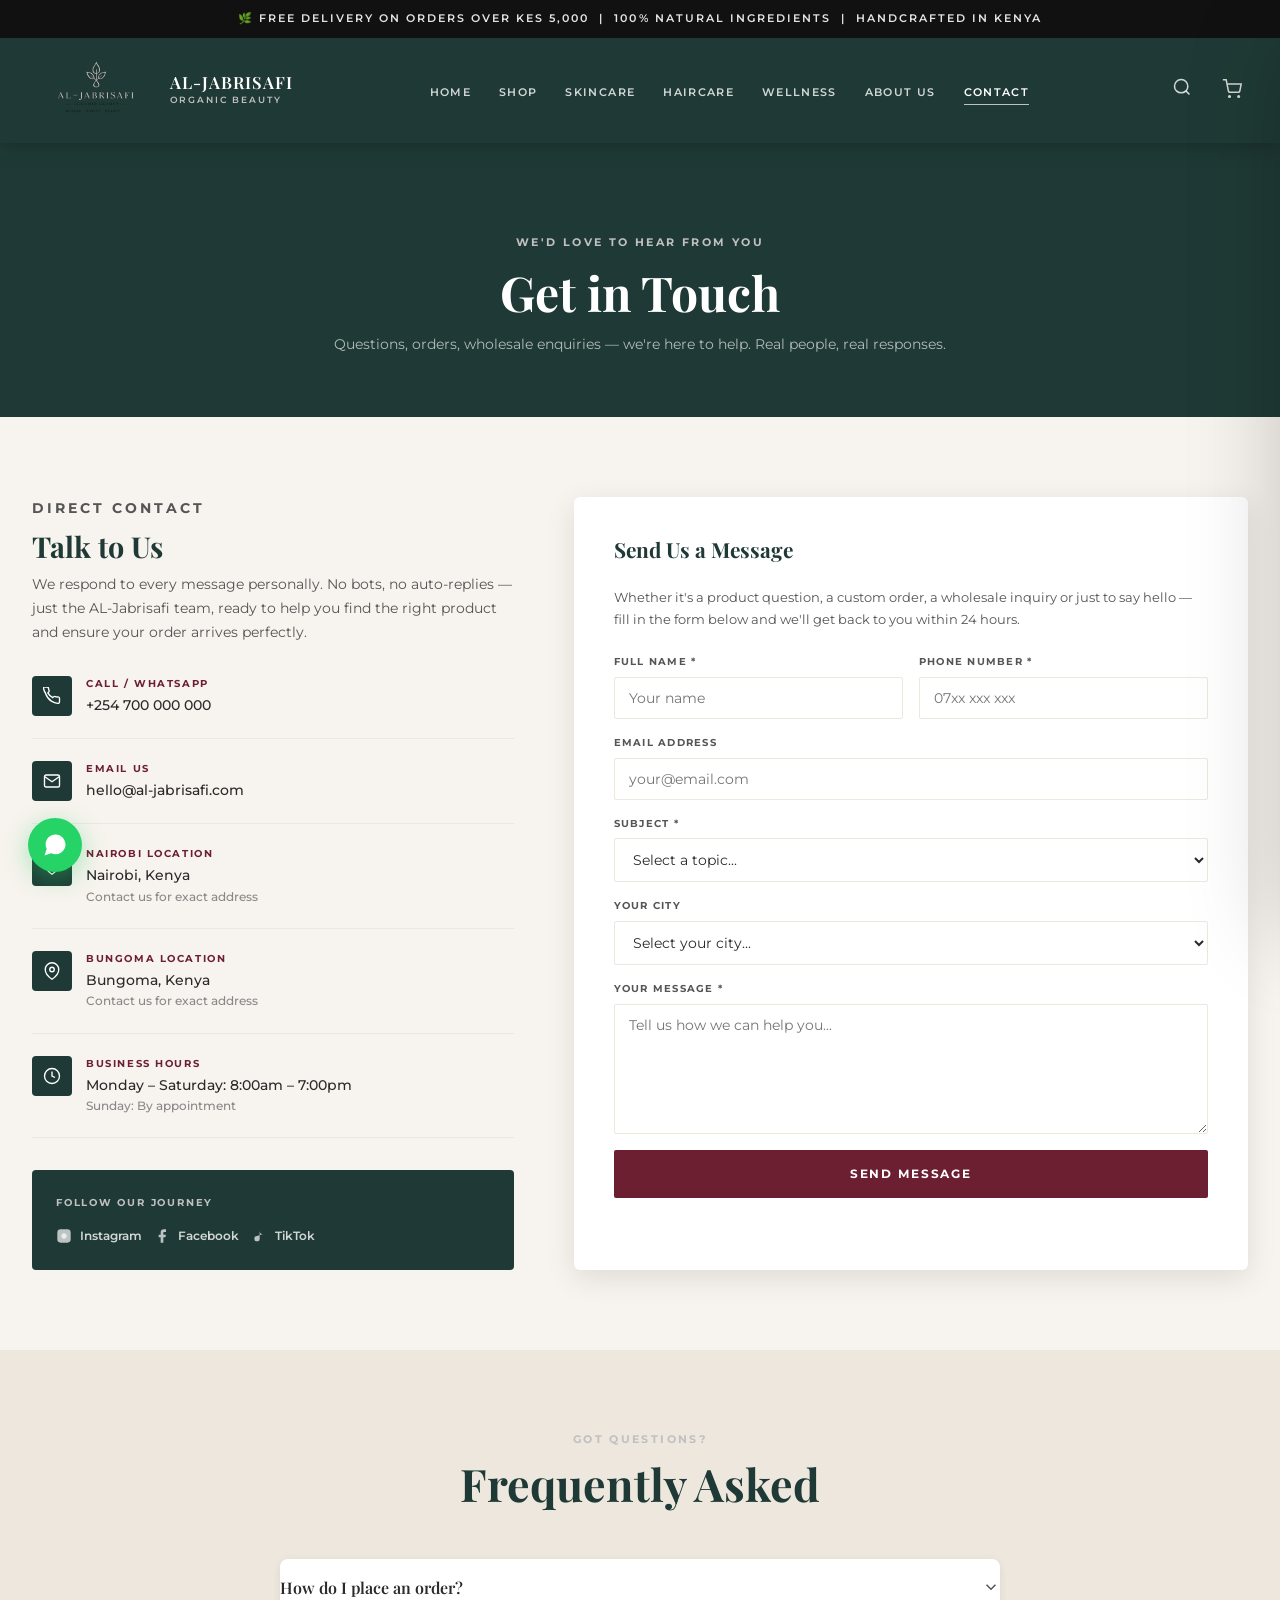
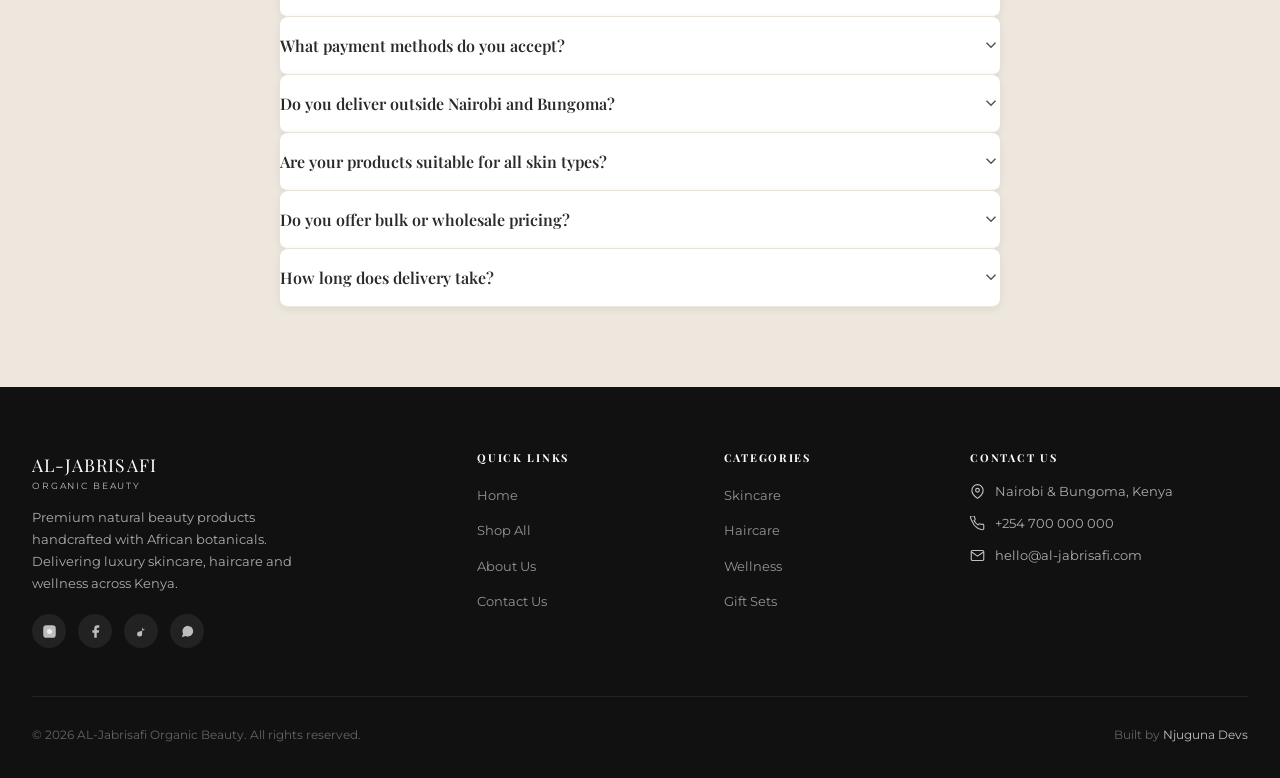
<file: contact.html>
<!DOCTYPE html>
<html lang="en">
<head>
  <meta charset="UTF-8">
  <meta name="viewport" content="width=device-width, initial-scale=1.0">
  <title>Contact Us — AL-Jabrisafi Organic Beauty | Nairobi & Bungoma, Kenya</title>
  <meta name="description" content="Get in touch with AL-Jabrisafi Organic Beauty. Order inquiries, product questions, wholesale and general enquiries. Visit us in Nairobi or Bungoma, Kenya or reach out via WhatsApp, email or our contact form.">
  <meta name="keywords" content="contact AL-Jabrisafi, organic beauty Kenya contact, natural skincare Nairobi phone, beauty products Bungoma Kenya">
  <meta name="robots" content="index, follow">
  <link rel="canonical" href="https://al-jabrisafi.com/contact.html">
  <link rel="stylesheet" href="css/style.css">
  <link rel="icon" type="image/svg+xml" href="data:image/svg+xml,<svg xmlns='http://www.w3.org/2000/svg' viewBox='0 0 32 32'><circle cx='16' cy='16' r='16' fill='%231F3A36'/><path d='M16 8 Q20 12 16 16 Q12 12 16 8Z' fill='%23C0C0C0'/></svg>">
  <style>
    .faq-item {
      border-bottom: 1px solid var(--cream-d);
      padding: 18px 0;
    }
    .faq-q {
      width:100%; background:none; border:none;
      text-align:left; cursor:pointer;
      display:flex; justify-content:space-between; align-items:center;
      font-family:var(--ff-head); font-size:1rem; color:var(--text);
      font-weight:600; padding:0;
    }
    .faq-q svg { width:18px; height:18px; fill:none; stroke:var(--text-m); stroke-width:2; flex-shrink:0; transition:transform .3s; }
    .faq-q.open svg { transform:rotate(180deg); stroke:var(--green); }
    .faq-a {
      font-size:0.83rem; color:var(--text-m); line-height:1.8;
      max-height:0; overflow:hidden;
      transition:max-height .4s ease, padding .3s;
    }
    .faq-a.open { max-height:200px; padding-top:10px; }
    .whatsapp-float {
      position:fixed; bottom:28px; left:28px;
      background:#25D366; color:var(--white);
      width:54px; height:54px; border-radius:50%;
      display:flex; align-items:center; justify-content:center;
      box-shadow:0 6px 24px rgba(37,211,102,0.4);
      z-index:200; transition:transform .25s, box-shadow .25s;
      text-decoration:none;
    }
    .whatsapp-float:hover { transform:scale(1.1); box-shadow:0 10px 30px rgba(37,211,102,0.5); }
    .whatsapp-float svg { width:28px; height:28px; fill:var(--white); }
  </style>
</head>
<body>

<!-- Promo Banner -->
<div id="promo-banner">
  🌿 FREE DELIVERY on orders over KES 5,000 &nbsp;|&nbsp; 100% Natural Ingredients &nbsp;|&nbsp; Handcrafted in Kenya
</div>

<!-- Navigation -->
<nav id="main-nav" role="navigation" aria-label="Main navigation">
  <div class="nav-inner">
    <div class="nav-logo">
      <a href="index.html" aria-label="AL-Jabrisafi Home">
        <img src="images/Aljabs logo.png" alt="AL-Jabrisafi Logo" class="logo-mark">
        <div class="logo-text">
          <span class="logo-name">AL-JABRISAFI</span>
          <span class="logo-sub">Organic Beauty</span>
        </div>
      </a>
    </div>
    <ul class="nav-links" role="list">
      <li><a href="index.html">Home</a></li>
      <li><a href="products.html">Shop</a></li>
      <li><a href="products.html?cat=skincare">Skincare</a></li>
      <li><a href="products.html?cat=haircare">Haircare</a></li>
      <li><a href="products.html?cat=wellness">Wellness</a></li>
      <li><a href="about.html">About Us</a></li>
      <li><a href="contact.html" class="active">Contact</a></li>
    </ul>
    <div class="nav-actions">
      <a href="products.html" class="nav-icon-btn" aria-label="Search">
        <svg viewBox="0 0 24 24"><circle cx="11" cy="11" r="8"/><line x1="21" y1="21" x2="16.65" y2="16.65"/></svg>
      </a>
      <button class="nav-icon-btn cart-btn" aria-label="Open cart">
        <svg viewBox="0 0 24 24"><circle cx="9" cy="21" r="1"/><circle cx="20" cy="21" r="1"/><path d="M1 1h4l2.68 13.39a2 2 0 001.99 1.61h9.72a2 2 0 001.99-1.61L23 6H6"/></svg>
        <span class="cart-count" id="cart-count">0</span>
      </button>
      <button class="hamburger" id="hamburger" aria-label="Open menu">
        <span></span><span></span><span></span>
      </button>
    </div>
  </div>
</nav>

<!-- Mobile Menu -->
<nav class="mobile-menu" id="mobile-menu">
  <button class="mobile-close" id="mobile-close">&times;</button>
  <a href="index.html">Home</a>
  <a href="products.html">Shop All</a>
  <a href="products.html?cat=skincare">Skincare</a>
  <a href="products.html?cat=haircare">Haircare</a>
  <a href="products.html?cat=wellness">Wellness</a>
  <a href="about.html">About Us</a>
  <a href="contact.html">Contact</a>
</nav>

<!-- ── CONTACT HERO ── -->
<section class="contact-hero">
  <div class="container" style="position:relative;z-index:1;">
    <p class="section-label" style="color:var(--silver);display:block;margin-bottom:12px;">We'd Love to Hear from You</p>
    <h1 style="font-family:var(--ff-head);font-size:clamp(2.2rem,4vw,3rem);color:var(--white);font-weight:700;">Get in Touch</h1>
    <p style="color:rgba(255,255,255,0.65);margin-top:10px;font-size:0.9rem;">Questions, orders, wholesale enquiries — we're here to help. Real people, real responses.</p>
  </div>
</section>

<!-- ── CONTACT MAIN ── -->
<section class="contact-main">
  <div class="container">
    <div class="contact-grid">

      <!-- Contact Info -->
      <div>
        <div class="contact-info reveal-left">
          <p class="section-label" style="margin-bottom:8px;">Direct Contact</p>
          <h2>Talk to Us</h2>
          <p>We respond to every message personally. No bots, no auto-replies — just the AL-Jabrisafi team, ready to help you find the right product and ensure your order arrives perfectly.</p>
        </div>

        <div class="reveal-left" style="margin-top:32px;">
          <div class="contact-detail-item">
            <div class="contact-detail-icon">
              <svg viewBox="0 0 24 24"><path d="M22 16.92v3a2 2 0 01-2.18 2 19.79 19.79 0 01-8.63-3.07A19.5 19.5 0 013.47 8.64a19.79 19.79 0 01-3.07-8.6A2 2 0 012.37 0h3a2 2 0 012 1.72 12.84 12.84 0 00.7 2.81 2 2 0 01-.45 2.11L6.46 7.77a16 16 0 006.5 6.5l1.13-1.13a2 2 0 012.11-.45 12.84 12.84 0 002.81.7A2 2 0 0122 14.92z"/></svg>
            </div>
            <div class="contact-detail-text">
              <div class="label">Call / WhatsApp</div>
              <div class="value">+254 700 000 000</div>
            </div>
          </div>

          <div class="contact-detail-item">
            <div class="contact-detail-icon">
              <svg viewBox="0 0 24 24"><path d="M4 4h16c1.1 0 2 .9 2 2v12c0 1.1-.9 2-2 2H4c-1.1 0-2-.9-2-2V6c0-1.1.9-2 2-2z"/><polyline points="22,6 12,13 2,6"/></svg>
            </div>
            <div class="contact-detail-text">
              <div class="label">Email Us</div>
              <div class="value">hello@al-jabrisafi.com</div>
            </div>
          </div>

          <div class="contact-detail-item">
            <div class="contact-detail-icon">
              <svg viewBox="0 0 24 24"><path d="M21 10c0 7-9 13-9 13s-9-6-9-13a9 9 0 0118 0z"/><circle cx="12" cy="10" r="3"/></svg>
            </div>
            <div class="contact-detail-text">
              <div class="label">Nairobi Location</div>
              <div class="value">Nairobi, Kenya<br><span style="font-size:0.75rem;color:var(--text-l);">Contact us for exact address</span></div>
            </div>
          </div>

          <div class="contact-detail-item">
            <div class="contact-detail-icon">
              <svg viewBox="0 0 24 24"><path d="M21 10c0 7-9 13-9 13s-9-6-9-13a9 9 0 0118 0z"/><circle cx="12" cy="10" r="3"/></svg>
            </div>
            <div class="contact-detail-text">
              <div class="label">Bungoma Location</div>
              <div class="value">Bungoma, Kenya<br><span style="font-size:0.75rem;color:var(--text-l);">Contact us for exact address</span></div>
            </div>
          </div>

          <div class="contact-detail-item">
            <div class="contact-detail-icon">
              <svg viewBox="0 0 24 24"><circle cx="12" cy="12" r="10"/><polyline points="12 6 12 12 16 14"/></svg>
            </div>
            <div class="contact-detail-text">
              <div class="label">Business Hours</div>
              <div class="value">Monday – Saturday: 8:00am – 7:00pm<br><span style="font-size:0.75rem;color:var(--text-l);">Sunday: By appointment</span></div>
            </div>
          </div>
        </div>

        <!-- Social Links -->
        <div class="reveal-left" style="margin-top:32px; padding:24px; background:var(--green); border-radius:4px;">
          <p style="font-size:0.62rem;font-weight:700;letter-spacing:0.18em;text-transform:uppercase;color:var(--silver);margin-bottom:14px;">Follow Our Journey</p>
          <div style="display:flex;gap:12px;">
            <a href="#" style="display:flex;align-items:center;gap:8px;color:rgba(255,255,255,0.8);font-size:0.78rem;font-weight:600;transition:color.2s;" onmouseover="this.style.color='white'" onmouseout="this.style.color='rgba(255,255,255,0.8)'">
              <svg width="16" height="16" viewBox="0 0 24 24" fill="rgba(255,255,255,0.7)"><rect x="2" y="2" width="20" height="20" rx="5" ry="5"/><path d="M16 11.37A4 4 0 1112.63 8 4 4 0 0116 11.37z"/><line x1="17.5" y1="6.5" x2="17.51" y2="6.5"/></svg>
              Instagram
            </a>
            <a href="#" style="display:flex;align-items:center;gap:8px;color:rgba(255,255,255,0.8);font-size:0.78rem;font-weight:600;transition:color.2s;" onmouseover="this.style.color='white'" onmouseout="this.style.color='rgba(255,255,255,0.8)'">
              <svg width="16" height="16" viewBox="0 0 24 24" fill="rgba(255,255,255,0.7)"><path d="M18 2h-3a5 5 0 00-5 5v3H7v4h3v8h4v-8h3l1-4h-4V7a1 1 0 011-1h3z"/></svg>
              Facebook
            </a>
            <a href="#" style="display:flex;align-items:center;gap:8px;color:rgba(255,255,255,0.8);font-size:0.78rem;font-weight:600;transition:color.2s;" onmouseover="this.style.color='white'" onmouseout="this.style.color='rgba(255,255,255,0.8)'">
              <svg width="16" height="16" viewBox="0 0 24 24" fill="rgba(255,255,255,0.7)"><path d="M9 12a4 4 0 104 4V4a5 5 0 005 5"/></svg>
              TikTok
            </a>
          </div>
        </div>
      </div>

      <!-- Contact Form -->
      <div class="contact-form-wrap reveal-right">
        <h3>Send Us a Message</h3>
        <p style="font-size:0.82rem;color:var(--text-m);margin-bottom:24px;line-height:1.7;">
          Whether it's a product question, a custom order, a wholesale inquiry or just to say hello — fill in the form below and we'll get back to you within 24 hours.
        </p>
        <form id="contact-form" novalidate>
          <input type="hidden" name="access_key" value="YOUR_WEB3FORMS_ACCESS_KEY">
          <input type="hidden" name="subject" value="🌿 New Inquiry — AL-Jabrisafi Website">
          <input type="hidden" name="from_name" value="AL-Jabrisafi Contact Form">

          <div class="form-row">
            <div class="form-group">
              <label for="c-name">Full Name *</label>
              <input type="text" id="c-name" name="name" placeholder="Your name" required>
            </div>
            <div class="form-group">
              <label for="c-phone">Phone Number *</label>
              <input type="tel" id="c-phone" name="phone" placeholder="07xx xxx xxx" required>
            </div>
          </div>
          <div class="form-row single">
            <div class="form-group">
              <label for="c-email">Email Address</label>
              <input type="email" id="c-email" name="email" placeholder="your@email.com">
            </div>
          </div>
          <div class="form-row single">
            <div class="form-group">
              <label for="c-subject">Subject *</label>
              <select id="c-subject" name="inquiry_type" required>
                <option value="">Select a topic...</option>
                <option>Product Question</option>
                <option>Order Inquiry</option>
                <option>Wholesale / Bulk Order</option>
                <option>Delivery Information</option>
                <option>Feedback / Review</option>
                <option>Collaboration / Partnership</option>
                <option>Other</option>
              </select>
            </div>
          </div>
          <div class="form-row single">
            <div class="form-group">
              <label for="c-city">Your City</label>
              <select id="c-city" name="city">
                <option value="">Select your city...</option>
                <option>Nairobi</option>
                <option>Bungoma</option>
                <option>Mombasa</option>
                <option>Kisumu</option>
                <option>Nakuru</option>
                <option>Eldoret</option>
                <option>Other</option>
              </select>
            </div>
          </div>
          <div class="form-row single">
            <div class="form-group">
              <label for="c-msg">Your Message *</label>
              <textarea id="c-msg" name="message" placeholder="Tell us how we can help you..." required style="min-height:130px;"></textarea>
            </div>
          </div>
          <button type="submit" class="btn-submit-order" id="contact-submit-btn">
            Send Message
          </button>
        </form>
      </div>
    </div>
  </div>
</section>

<!-- ── FAQ ── -->
<section style="padding:80px 0; background:var(--cream-d);">
  <div class="container">
    <div class="reveal" style="text-align:center; margin-bottom:48px;">
      <p class="section-label">Got Questions?</p>
      <h2 class="section-title">Frequently Asked</h2>
    </div>
    <div style="max-width:720px; margin:0 auto;">
      <div class="faq-item reveal">
        <button class="faq-q" onclick="toggleFaq(this)">
          How do I place an order?
          <svg viewBox="0 0 24 24"><polyline points="6 9 12 15 18 9"/></svg>
        </button>
        <div class="faq-a">
          Browse our shop, add items to your order, then proceed to checkout. Fill in your name, phone number and delivery address. We'll contact you directly via call or WhatsApp to confirm your order and arrange payment and delivery — no online payment needed.
        </div>
      </div>
      <div class="faq-item reveal">
        <button class="faq-q" onclick="toggleFaq(this)">
          What payment methods do you accept?
          <svg viewBox="0 0 24 24"><polyline points="6 9 12 15 18 9"/></svg>
        </button>
        <div class="faq-a">
          We accept M-Pesa (Lipa na M-Pesa or M-Pesa send money), Cash on Delivery (Nairobi and Bungoma), and bank transfer for bulk/wholesale orders. We confirm payment methods personally when we call to confirm your order.
        </div>
      </div>
      <div class="faq-item reveal">
        <button class="faq-q" onclick="toggleFaq(this)">
          Do you deliver outside Nairobi and Bungoma?
          <svg viewBox="0 0 24 24"><polyline points="6 9 12 15 18 9"/></svg>
        </button>
        <div class="faq-a">
          Yes! We use reliable courier partners to deliver across Kenya. Delivery fees and timelines for upcountry orders vary. Contact us on WhatsApp and we'll give you a delivery quote to your specific location.
        </div>
      </div>
      <div class="faq-item reveal">
        <button class="faq-q" onclick="toggleFaq(this)">
          Are your products suitable for all skin types?
          <svg viewBox="0 0 24 24"><polyline points="6 9 12 15 18 9"/></svg>
        </button>
        <div class="faq-a">
          Most of our products are formulated for all skin types, including sensitive skin. Each product listing specifies suitability. If you have specific skin concerns or conditions, feel free to WhatsApp us and we'll guide you to the right products for your needs.
        </div>
      </div>
      <div class="faq-item reveal">
        <button class="faq-q" onclick="toggleFaq(this)">
          Do you offer bulk or wholesale pricing?
          <svg viewBox="0 0 24 24"><polyline points="6 9 12 15 18 9"/></svg>
        </button>
        <div class="faq-a">
          Yes, we offer wholesale pricing for retailers, salons, spas and resellers. Reach out via our contact form or WhatsApp with your requirements and we'll share our wholesale catalogue and pricing.
        </div>
      </div>
      <div class="faq-item reveal">
        <button class="faq-q" onclick="toggleFaq(this)">
          How long does delivery take?
          <svg viewBox="0 0 24 24"><polyline points="6 9 12 15 18 9"/></svg>
        </button>
        <div class="faq-a">
          Nairobi deliveries: same day or next day. Bungoma: 1–2 days. Upcountry Kenya: 2–4 business days depending on your location. We'll confirm your estimated delivery time when we confirm your order.
        </div>
      </div>
    </div>
  </div>
</section>

<!-- WhatsApp Float -->
<a href="https://wa.me/254700000000?text=Hello%20AL-Jabrisafi!%20I'd%20like%20to%20inquire%20about%20your%20products."
   class="whatsapp-float" target="_blank" rel="noopener noreferrer" aria-label="Chat on WhatsApp">
  <svg viewBox="0 0 24 24"><path d="M21 11.5a8.38 8.38 0 01-.9 3.8 8.5 8.5 0 01-7.6 4.7 8.38 8.38 0 01-3.8-.9L3 21l1.9-5.7a8.38 8.38 0 01-.9-3.8 8.5 8.5 0 014.7-7.6 8.38 8.38 0 013.8-.9h.5a8.48 8.48 0 018 8v.5z"/></svg>
</a>

<!-- ── FOOTER ── -->
<footer role="contentinfo">
  <div class="container">
    <div class="footer-grid">
      <div class="footer-brand">
        <div class="logo-name">AL-JABRISAFI</div>
        <div class="logo-sub">Organic Beauty</div>
        <p>Premium natural beauty products handcrafted with African botanicals. Delivering luxury skincare, haircare and wellness across Kenya.</p>
        <div class="footer-socials">
          <a href="#" class="social-btn" aria-label="Instagram"><svg viewBox="0 0 24 24"><rect x="2" y="2" width="20" height="20" rx="5" ry="5"/><path d="M16 11.37A4 4 0 1112.63 8 4 4 0 0116 11.37z"/><line x1="17.5" y1="6.5" x2="17.51" y2="6.5"/></svg></a>
          <a href="#" class="social-btn" aria-label="Facebook"><svg viewBox="0 0 24 24"><path d="M18 2h-3a5 5 0 00-5 5v3H7v4h3v8h4v-8h3l1-4h-4V7a1 1 0 011-1h3z"/></svg></a>
          <a href="#" class="social-btn" aria-label="TikTok"><svg viewBox="0 0 24 24"><path d="M9 12a4 4 0 104 4V4a5 5 0 005 5"/></svg></a>
          <a href="#" class="social-btn" aria-label="WhatsApp"><svg viewBox="0 0 24 24"><path d="M21 11.5a8.38 8.38 0 01-.9 3.8 8.5 8.5 0 01-7.6 4.7 8.38 8.38 0 01-3.8-.9L3 21l1.9-5.7a8.38 8.38 0 01-.9-3.8 8.5 8.5 0 014.7-7.6 8.38 8.38 0 013.8-.9h.5a8.48 8.48 0 018 8v.5z"/></svg></a>
        </div>
      </div>
      <div class="footer-col">
        <h4>Quick Links</h4>
        <ul>
          <li><a href="index.html">Home</a></li>
          <li><a href="products.html">Shop All</a></li>
          <li><a href="about.html">About Us</a></li>
          <li><a href="contact.html">Contact Us</a></li>
        </ul>
      </div>
      <div class="footer-col">
        <h4>Categories</h4>
        <ul>
          <li><a href="products.html?cat=skincare">Skincare</a></li>
          <li><a href="products.html?cat=haircare">Haircare</a></li>
          <li><a href="products.html?cat=wellness">Wellness</a></li>
          <li><a href="products.html?cat=giftsets">Gift Sets</a></li>
        </ul>
      </div>
      <div class="footer-col">
        <h4>Contact Us</h4>
        <div class="footer-contact-item"><svg viewBox="0 0 24 24"><path d="M21 10c0 7-9 13-9 13s-9-6-9-13a9 9 0 0118 0z"/><circle cx="12" cy="10" r="3"/></svg><span>Nairobi &amp; Bungoma, Kenya</span></div>
        <div class="footer-contact-item"><svg viewBox="0 0 24 24"><path d="M22 16.92v3a2 2 0 01-2.18 2 19.79 19.79 0 01-8.63-3.07A19.5 19.5 0 013.47 8.64a19.79 19.79 0 01-3.07-8.6A2 2 0 012.37 0h3a2 2 0 012 1.72 12.84 12.84 0 00.7 2.81 2 2 0 01-.45 2.11L6.46 7.77a16 16 0 006.5 6.5l1.13-1.13a2 2 0 012.11-.45 12.84 12.84 0 002.81.7A2 2 0 0122 14.92z"/></svg><span>+254 700 000 000</span></div>
        <div class="footer-contact-item"><svg viewBox="0 0 24 24"><path d="M4 4h16c1.1 0 2 .9 2 2v12c0 1.1-.9 2-2 2H4c-1.1 0-2-.9-2-2V6c0-1.1.9-2 2-2z"/><polyline points="22,6 12,13 2,6"/></svg><span>hello@al-jabrisafi.com</span></div>
      </div>
    </div>
    <div class="footer-bottom">
      <p>© 2026 AL-Jabrisafi Organic Beauty. All rights reserved.</p>
      <p>Built by <a href="mailto:njugunadevs@gmail.com" style="color:var(--silver)">Njuguna Devs</a></p>
    </div>
  </div>
</footer>

<!-- Overlays -->
<div id="cart-overlay" role="presentation"></div>
<aside id="cart-sidebar" role="complementary" aria-label="Shopping cart">
  <div class="cart-header">
    <h3><svg viewBox="0 0 24 24"><circle cx="9" cy="21" r="1"/><circle cx="20" cy="21" r="1"/><path d="M1 1h4l2.68 13.39a2 2 0 001.99 1.61h9.72a2 2 0 001.99-1.61L23 6H6"/></svg>Your Order</h3>
    <button class="cart-close" onclick="closeCart()">&times;</button>
  </div>
  <div class="cart-body" id="cart-body">
    <div class="cart-empty"><svg viewBox="0 0 24 24"><circle cx="9" cy="21" r="1"/><circle cx="20" cy="21" r="1"/><path d="M1 1h4l2.68 13.39a2 2 0 001.99 1.61h9.72a2 2 0 001.99-1.61L23 6H6"/></svg><p>Your order is empty.</p></div>
  </div>
  <div class="cart-footer" id="cart-footer">
    <div class="cart-subtotal"><span>Order Total</span><span>KES 0</span></div>
    <p class="cart-note">📦 Delivery charges applied at confirmation</p>
    <button class="btn-checkout" disabled>Place My Order</button>
  </div>
</aside>
<div id="modal-overlay" role="dialog" aria-modal="true"></div>
<div id="checkout-overlay" role="dialog" aria-modal="true"></div>
<div id="toast-container" aria-live="polite"></div>

<script src="js/main.js"></script>
<script>
  function toggleFaq(btn) {
    const answer = btn.nextElementSibling;
    const isOpen = btn.classList.contains('open');
    // Close all
    document.querySelectorAll('.faq-q').forEach(q => {
      q.classList.remove('open');
      q.nextElementSibling.classList.remove('open');
    });
    // Open this one if it was closed
    if (!isOpen) {
      btn.classList.add('open');
      answer.classList.add('open');
    }
  }
</script>
</body>
</html>
</file>
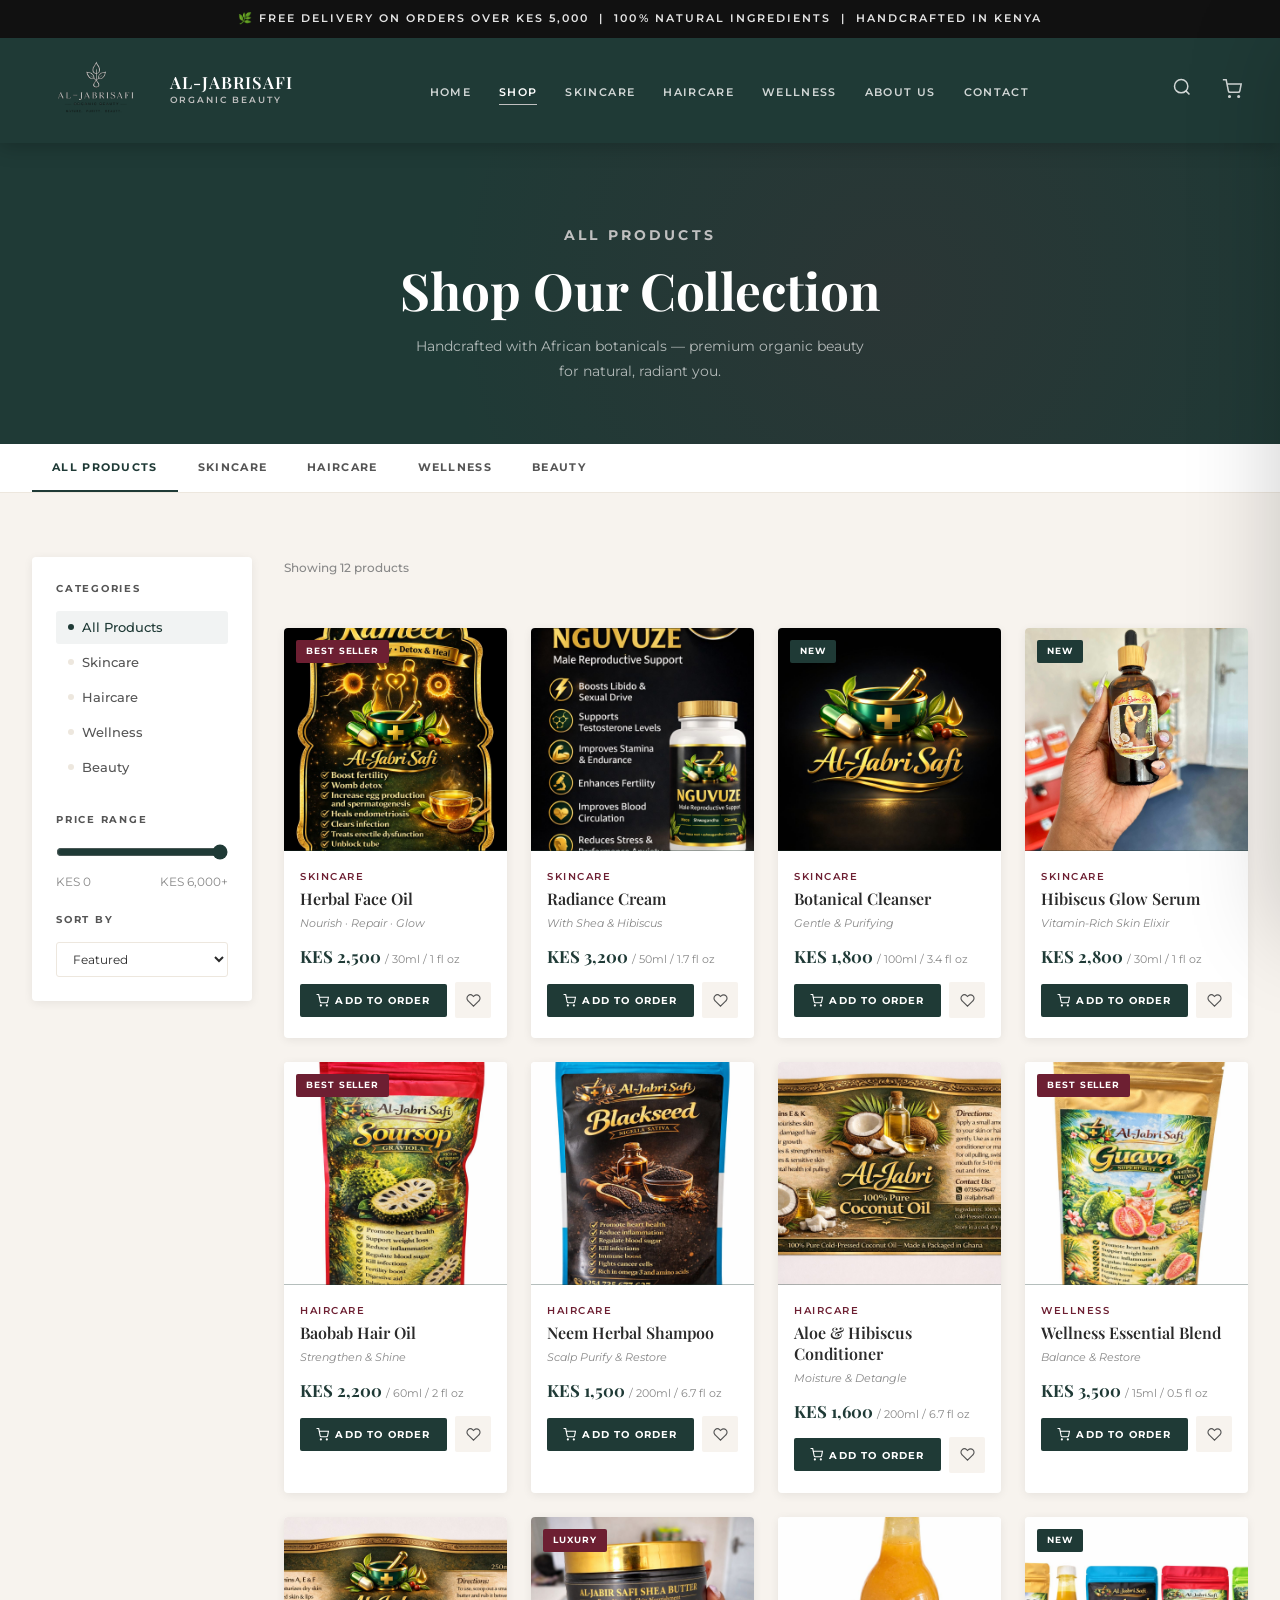
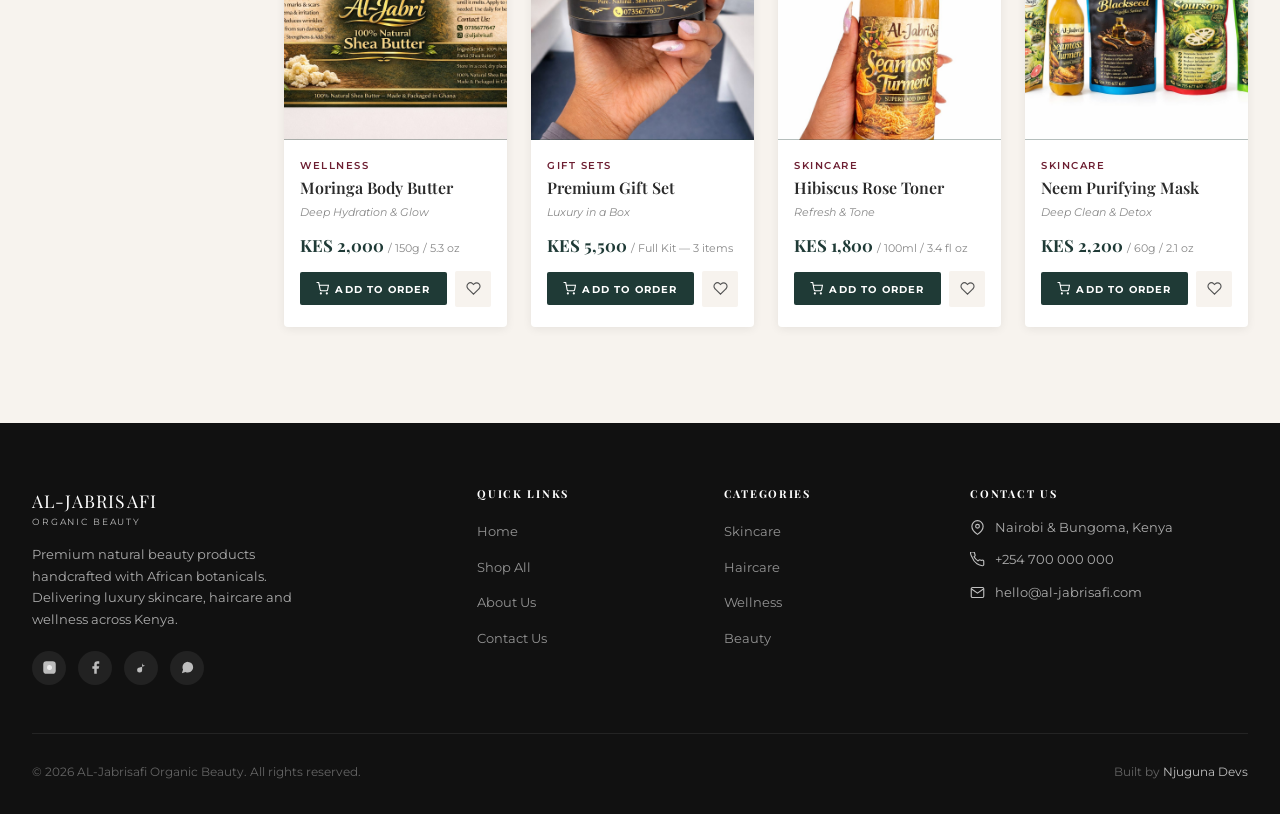
<file: products.html>
<!DOCTYPE html>
<html lang="en">
<head>
  <meta charset="UTF-8">
  <meta name="viewport" content="width=device-width, initial-scale=1.0">
  <title>Shop — AL-Jabrisafi Organic Beauty | Natural Skincare, Haircare & Wellness Kenya</title>
  <meta name="description" content="Shop all AL-Jabrisafi premium organic beauty products. Natural skincare, herbal haircare and wellness products handcrafted with African botanicals. Fast delivery across Nairobi and Bungoma, Kenya.">
  <meta name="keywords" content="buy organic skincare Kenya, herbal face oil Nairobi, natural haircare products Kenya, African botanical beauty, organic beauty shop Kenya">
  <meta name="robots" content="index, follow">
  <link rel="canonical" href="https://al-jabrisafi.com/products.html">
  <meta property="og:title" content="Shop — AL-Jabrisafi Organic Beauty">
  <meta property="og:description" content="Natural skincare, haircare & wellness products handcrafted with African botanicals.">
  <meta property="og:image" content="images/1000139489.jpg">
  <link rel="stylesheet" href="css/style.css">
  <link rel="icon" type="image/svg+xml" href="data:image/svg+xml,<svg xmlns='http://www.w3.org/2000/svg' viewBox='0 0 32 32'><circle cx='16' cy='16' r='16' fill='%231F3A36'/><path d='M16 8 Q20 12 16 16 Q12 12 16 8Z' fill='%23C0C0C0'/></svg>">
  <style>
    .products-grid-full {
      display: grid;
      grid-template-columns: repeat(4, 1fr);
      gap: 24px;
    }
    @media(max-width:1024px){ .products-grid-full{ grid-template-columns: repeat(3,1fr); } }
    @media(max-width:768px){ .products-grid-full{ grid-template-columns: repeat(2,1fr); gap:16px; } }
    @media(max-width:380px){ .products-grid-full{ grid-template-columns: 1fr; } }
    .shop-layout { display:flex; gap:32px; align-items:flex-start; }
    .shop-sidebar {
      width:220px; flex-shrink:0;
      background:var(--white);
      border-radius:4px;
      padding:24px;
      box-shadow:var(--shadow-sm);
      position:sticky; top:140px;
    }
    .shop-main { flex:1; }
    .sidebar-title {
      font-size:0.62rem; font-weight:700;
      letter-spacing:0.18em; text-transform:uppercase;
      color:var(--text-m); margin-bottom:14px;
    }
    .sidebar-cat-list { margin-bottom:28px; }
    .sidebar-cat-list li { margin-bottom:2px; }
    .sidebar-cat-btn {
      width:100%; text-align:left;
      background:none; border:none;
      padding:9px 12px; font-size:0.8rem;
      color:var(--text-m); cursor:pointer;
      border-radius:3px; transition:all .2s;
      font-family:var(--ff-body); font-weight:500;
      display:flex; align-items:center; gap:8px;
    }
    .sidebar-cat-btn::before {
      content:''; width:6px; height:6px;
      border-radius:50%; background:var(--cream-d);
      flex-shrink:0; transition:background .2s;
    }
    .sidebar-cat-btn:hover, .sidebar-cat-btn.active { color:var(--green); background:rgba(31,58,54,.06); }
    .sidebar-cat-btn.active::before { background:var(--green); }
    .sidebar-price { margin-bottom:8px; }
    .price-range-labels { display:flex; justify-content:space-between; font-size:0.72rem; color:var(--text-l); margin-top:6px; }
    input[type=range] { width:100%; accent-color:var(--green); }
    .sort-row {
      display:flex; align-items:center; justify-content:space-between;
      margin-bottom:22px;
    }
    .sort-select {
      padding:8px 12px; border:1.5px solid var(--cream-d);
      border-radius:3px; font-size:0.78rem; color:var(--text);
      background:var(--white); outline:none; cursor:pointer;
      font-family:var(--ff-body);
    }
    .sort-select:focus { border-color:var(--green); }
    @media(max-width:768px){
      .shop-layout { flex-direction:column; }
      .shop-sidebar { width:100%; position:static; }
    }
  </style>
</head>
<body>

<!-- Promo Banner -->
<div id="promo-banner">
  🌿 FREE DELIVERY on orders over KES 5,000 &nbsp;|&nbsp; 100% Natural Ingredients &nbsp;|&nbsp; Handcrafted in Kenya
</div>

<!-- Navigation -->
<nav id="main-nav" role="navigation" aria-label="Main navigation">
  <div class="nav-inner">
    <div class="nav-logo">
      <a href="index.html" aria-label="AL-Jabrisafi Home">
        <img src="images/Aljabs logo.png" alt="AL-Jabrisafi Logo" class="logo-mark">
        <div class="logo-text">
          <span class="logo-name">AL-JABRISAFI</span>
          <span class="logo-sub">Organic Beauty</span>
        </div>
      </a>
    </div>
    <ul class="nav-links" role="list">
      <li><a href="index.html">Home</a></li>
      <li><a href="products.html" class="active">Shop</a></li>
      <li><a href="products.html?cat=skincare">Skincare</a></li>
      <li><a href="products.html?cat=haircare">Haircare</a></li>
      <li><a href="products.html?cat=wellness">Wellness</a></li>
      <li><a href="about.html">About Us</a></li>
      <li><a href="contact.html">Contact</a></li>
    </ul>
    <div class="nav-actions">
      <a href="products.html" class="nav-icon-btn" aria-label="Search">
        <svg viewBox="0 0 24 24"><circle cx="11" cy="11" r="8"/><line x1="21" y1="21" x2="16.65" y2="16.65"/></svg>
      </a>
      <button class="nav-icon-btn cart-btn" aria-label="Open cart">
        <svg viewBox="0 0 24 24"><circle cx="9" cy="21" r="1"/><circle cx="20" cy="21" r="1"/><path d="M1 1h4l2.68 13.39a2 2 0 001.99 1.61h9.72a2 2 0 001.99-1.61L23 6H6"/></svg>
        <span class="cart-count active" id="cart-count">0</span>
      </button>
      <button class="hamburger" id="hamburger" aria-label="Open menu">
        <span></span><span></span><span></span>
      </button>
    </div>
  </div>
</nav>

<!-- Mobile Menu -->
<nav class="mobile-menu" id="mobile-menu">
  <button class="mobile-close" id="mobile-close">&times;</button>
  <a href="index.html">Home</a>
  <a href="products.html">Shop All</a>
  <a href="products.html?cat=skincare">Skincare</a>
  <a href="products.html?cat=haircare">Haircare</a>
  <a href="products.html?cat=wellness">Wellness</a>
  <a href="about.html">About Us</a>
  <a href="contact.html">Contact</a>
</nav>

<!-- Page Hero -->
<section class="page-hero" aria-label="Shop page header">
  <div class="container" style="position:relative;z-index:1;">
    <p class="section-label" style="color:var(--silver);display:block;margin-bottom:12px;">All Products</p>
    <h1>Shop Our Collection</h1>
    <p>Handcrafted with African botanicals — premium organic beauty for natural, radiant you.</p>
  </div>
</section>

<!-- Filter Bar (top tabs) -->
<div class="filter-bar" role="navigation" aria-label="Product category filter">
  <div class="filter-bar-inner container">
    <button class="filter-btn active" data-cat="all" onclick="filterByCategory('all',this)">All Products</button>
    <button class="filter-btn" data-cat="skincare" onclick="filterByCategory('skincare',this)">Skincare</button>
    <button class="filter-btn" data-cat="haircare" onclick="filterByCategory('haircare',this)">Haircare</button>
    <button class="filter-btn" data-cat="wellness" onclick="filterByCategory('wellness',this)">Wellness</button>
    <button class="filter-btn" data-cat="beauty" onclick="filterByCategory('beauty',this)">Beauty</button>
  </div>
</div>

<!-- Shop Grid -->
<section id="shop-grid" aria-labelledby="shop-title">
  <div class="container">
    <div class="shop-layout">

      <!-- Sidebar -->
      <aside class="shop-sidebar">
        <div class="sidebar-title">Categories</div>
        <ul class="sidebar-cat-list">
          <li><button class="sidebar-cat-btn active" onclick="filterByCategory('all',this,'sidebar')">All Products</button></li>
          <li><button class="sidebar-cat-btn" onclick="filterByCategory('skincare',this,'sidebar')">Skincare</button></li>
          <li><button class="sidebar-cat-btn" onclick="filterByCategory('haircare',this,'sidebar')">Haircare</button></li>
          <li><button class="sidebar-cat-btn" onclick="filterByCategory('wellness',this,'sidebar')">Wellness</button></li>
          <li><button class="sidebar-cat-btn" onclick="filterByCategory('beauty',this,'sidebar')">Beauty</button></li>
        </ul>

        <div class="sidebar-title">Price Range</div>
        <div class="sidebar-price">
          <input type="range" id="price-range" min="0" max="6000" step="500" value="6000" oninput="updatePriceFilter(this.value)">
          <div class="price-range-labels">
            <span>KES 0</span>
            <span id="price-max-label">KES 6,000+</span>
          </div>
        </div>

        <div class="sidebar-title" style="margin-top:20px;">Sort By</div>
        <select class="sort-select" id="sort-select" onchange="sortProducts(this.value)" style="width:100%">
          <option value="default">Featured</option>
          <option value="price-asc">Price: Low to High</option>
          <option value="price-desc">Price: High to Low</option>
          <option value="name">Name A–Z</option>
        </select>
      </aside>

      <!-- Main Products Area -->
      <div class="shop-main">
        <div class="sort-row">
          <p class="products-count" id="products-count">Showing 12 products</p>
        </div>
        <div class="products-grid-full" id="products-grid">
          <!-- Populated by JS -->
        </div>
      </div>

    </div>
  </div>
</section>

<!-- ── FOOTER ── -->
<footer role="contentinfo">
  <div class="container">
    <div class="footer-grid">
      <div class="footer-brand">
        <div class="logo-name">AL-JABRISAFI</div>
        <div class="logo-sub">Organic Beauty</div>
        <p>Premium natural beauty products handcrafted with African botanicals. Delivering luxury skincare, haircare and wellness across Kenya.</p>
        <div class="footer-socials">
          <a href="#" class="social-btn" aria-label="Instagram"><svg viewBox="0 0 24 24"><rect x="2" y="2" width="20" height="20" rx="5" ry="5"/><path d="M16 11.37A4 4 0 1112.63 8 4 4 0 0116 11.37z"/><line x1="17.5" y1="6.5" x2="17.51" y2="6.5"/></svg></a>
          <a href="#" class="social-btn" aria-label="Facebook"><svg viewBox="0 0 24 24"><path d="M18 2h-3a5 5 0 00-5 5v3H7v4h3v8h4v-8h3l1-4h-4V7a1 1 0 011-1h3z"/></svg></a>
          <a href="#" class="social-btn" aria-label="TikTok"><svg viewBox="0 0 24 24"><path d="M9 12a4 4 0 104 4V4a5 5 0 005 5"/></svg></a>
          <a href="#" class="social-btn" aria-label="WhatsApp"><svg viewBox="0 0 24 24"><path d="M21 11.5a8.38 8.38 0 01-.9 3.8 8.5 8.5 0 01-7.6 4.7 8.38 8.38 0 01-3.8-.9L3 21l1.9-5.7a8.38 8.38 0 01-.9-3.8 8.5 8.5 0 014.7-7.6 8.38 8.38 0 013.8-.9h.5a8.48 8.48 0 018 8v.5z"/></svg></a>
        </div>
      </div>
      <div class="footer-col">
        <h4>Quick Links</h4>
        <ul>
          <li><a href="index.html">Home</a></li>
          <li><a href="products.html">Shop All</a></li>
          <li><a href="about.html">About Us</a></li>
          <li><a href="contact.html">Contact Us</a></li>
        </ul>
      </div>
      <div class="footer-col">
        <h4>Categories</h4>
        <ul>
          <li><a href="products.html?cat=skincare">Skincare</a></li>
          <li><a href="products.html?cat=haircare">Haircare</a></li>
          <li><a href="products.html?cat=wellness">Wellness</a></li>
          <li><a href="products.html?cat=beauty">Beauty</a></li>
        </ul>
      </div>
      <div class="footer-col">
        <h4>Contact Us</h4>
        <div class="footer-contact-item"><svg viewBox="0 0 24 24"><path d="M21 10c0 7-9 13-9 13s-9-6-9-13a9 9 0 0118 0z"/><circle cx="12" cy="10" r="3"/></svg><span>Nairobi &amp; Bungoma, Kenya</span></div>
        <div class="footer-contact-item"><svg viewBox="0 0 24 24"><path d="M22 16.92v3a2 2 0 01-2.18 2 19.79 19.79 0 01-8.63-3.07A19.5 19.5 0 013.47 8.64a19.79 19.79 0 01-3.07-8.6A2 2 0 012.37 0h3a2 2 0 012 1.72 12.84 12.84 0 00.7 2.81 2 2 0 01-.45 2.11L6.46 7.77a16 16 0 006.5 6.5l1.13-1.13a2 2 0 012.11-.45 12.84 12.84 0 002.81.7A2 2 0 0122 14.92z"/></svg><span>+254 700 000 000</span></div>
        <div class="footer-contact-item"><svg viewBox="0 0 24 24"><path d="M4 4h16c1.1 0 2 .9 2 2v12c0 1.1-.9 2-2 2H4c-1.1 0-2-.9-2-2V6c0-1.1.9-2 2-2z"/><polyline points="22,6 12,13 2,6"/></svg><span>hello@al-jabrisafi.com</span></div>
      </div>
    </div>
    <div class="footer-bottom">
      <p>© 2026 AL-Jabrisafi Organic Beauty. All rights reserved.</p>
      <p>Built by <a href="mailto:njugunadevs@gmail.com" style="color:var(--silver)">Njuguna Devs</a></p>
    </div>
  </div>
</footer>

<!-- Overlays -->
<div id="cart-overlay" role="presentation"></div>
<aside id="cart-sidebar" role="complementary" aria-label="Shopping cart">
  <div class="cart-header">
    <h3><svg viewBox="0 0 24 24" aria-hidden="true"><circle cx="9" cy="21" r="1"/><circle cx="20" cy="21" r="1"/><path d="M1 1h4l2.68 13.39a2 2 0 001.99 1.61h9.72a2 2 0 001.99-1.61L23 6H6"/></svg>Your Order</h3>
    <button class="cart-close" onclick="closeCart()" aria-label="Close cart">&times;</button>
  </div>
  <div class="cart-body" id="cart-body">
    <div class="cart-empty">
      <svg viewBox="0 0 24 24"><circle cx="9" cy="21" r="1"/><circle cx="20" cy="21" r="1"/><path d="M1 1h4l2.68 13.39a2 2 0 001.99 1.61h9.72a2 2 0 001.99-1.61L23 6H6"/></svg>
      <p>Your order is empty.<br>Browse our products above.</p>
    </div>
  </div>
  <div class="cart-footer" id="cart-footer">
    <div class="cart-subtotal"><span>Order Total</span><span>KES 0</span></div>
    <p class="cart-note">📦 Delivery charges applied at confirmation</p>
    <button class="btn-checkout" disabled>Place My Order</button>
  </div>
</aside>

<div id="modal-overlay" role="dialog" aria-modal="true" aria-label="Product details"></div>
<div id="checkout-overlay" role="dialog" aria-modal="true" aria-label="Place your order"></div>
<div id="toast-container" aria-live="polite"></div>

<script src="js/main.js"></script>
<script>
  // Products page: read URL param for category on load
  (function() {
    const params = new URLSearchParams(window.location.search);
    const cat = params.get('cat');
    if (cat) {
      document.addEventListener('DOMContentLoaded', () => {
        const btn = document.querySelector(`.filter-btn[data-cat="${cat}"]`);
        if (btn) { btn.click(); }
        const sideBtn = document.querySelector(`.sidebar-cat-btn[onclick*="'${cat}'"]`);
        if (sideBtn) {
          document.querySelectorAll('.sidebar-cat-btn').forEach(b => b.classList.remove('active'));
          sideBtn.classList.add('active');
        }
      });
    }
  })();

  let currentCat = 'all';
  let currentMaxPrice = 6000;
  let currentSort = 'default';

  function filterByCategory(cat, btn, source) {
    currentCat = cat;

    // Update top filter tabs
    if (source !== 'sidebar') {
      document.querySelectorAll('.filter-btn').forEach(b => b.classList.remove('active'));
      btn.classList.add('active');
      // sync sidebar
      document.querySelectorAll('.sidebar-cat-btn').forEach(b => {
        b.classList.toggle('active', b.onclick && b.onclick.toString().includes("'"+cat+"'"));
      });
    } else {
      document.querySelectorAll('.sidebar-cat-btn').forEach(b => b.classList.remove('active'));
      btn.classList.add('active');
      // sync top tabs
      document.querySelectorAll('.filter-btn').forEach(b => {
        b.classList.toggle('active', b.dataset.cat === cat);
      });
    }
    applyFilters();
  }

  function updatePriceFilter(val) {
    currentMaxPrice = parseInt(val);
    document.getElementById('price-max-label').textContent =
      val >= 6000 ? 'KES 6,000+' : 'KES ' + parseInt(val).toLocaleString();
    applyFilters();
  }

  function sortProducts(val) {
    currentSort = val;
    applyFilters();
  }

  function applyFilters() {
    let filtered = currentCat === 'all' ? [...products] : products.filter(p => p.category === currentCat);
    filtered = filtered.filter(p => p.price <= currentMaxPrice || currentMaxPrice >= 6000);

    if (currentSort === 'price-asc') filtered.sort((a,b) => a.price - b.price);
    else if (currentSort === 'price-desc') filtered.sort((a,b) => b.price - a.price);
    else if (currentSort === 'name') filtered.sort((a,b) => a.name.localeCompare(b.name));

    const grid = document.getElementById('products-grid');
    const countEl = document.getElementById('products-count');
    if (countEl) countEl.textContent = `Showing ${filtered.length} product${filtered.length !== 1 ? 's' : ''}`;
    if (grid) {
      grid.innerHTML = filtered.length
        ? filtered.map(p => buildProductCard(p)).join('')
        : `<div style="grid-column:1/-1;text-align:center;padding:60px 20px;color:var(--text-l)">
             <p style="font-family:var(--ff-head);font-size:1.3rem;color:var(--text-m)">No products found</p>
             <p style="font-size:0.82rem;margin-top:8px">Try adjusting your filters</p>
           </div>`;

      filtered.forEach((_, i) => {
        const card = grid.children[i];
        if (card) {
          card.style.opacity = 0;
          card.style.transform = 'translateY(16px)';
          card.style.transition = `opacity .45s ease, transform .45s ease`;
          setTimeout(() => { card.style.opacity = 1; card.style.transform = 'none'; }, i * 55);
        }
      });
    }
  }

  document.addEventListener('DOMContentLoaded', () => {
    applyFilters();
  });
</script>
</body>
</html>
</file>
<file: css/style.css>
/* ========================================================
   AL-JABRISAFI ORGANIC BEAUTY — Premium Stylesheet
   Colour Palette: Forest Green #1F3A36 | Burgundy #6D1F32
   Silver #C0C0C0 | Cream #F7F3EE | Charcoal #111111
   Typography: Playfair Display + Montserrat
   ======================================================== */

@import url('https://fonts.googleapis.com/css2?family=Playfair+Display:ital,wght@0,400;0,500;0,600;0,700;0,900;1,400;1,600&family=Montserrat:wght@300;400;500;600;700;800&display=swap');

/* ── CSS Variables ───────────────────────────────────── */
:root {
  --green:        #1f3a36;
  --green-light:  #2d5249;
  --green-dark:   #152b28;
  --green-deep:   #0e1f1d;
  --burgundy:     #6D1F32;
  --burgundy-h:   #8a273f;
  --burgundy-l:   #9a2e49;
  --silver:       #C0C0C0;
  --silver-l:     #e4e4e4;
  --cream:        #F7F3EE;
  --cream-d:      #ede7de;
  --cream-dd:     #e0d9ce;
  --charcoal:     #111111;
  --text:         #2a2a2a;
  --text-m:       #555;
  --text-l:       #888;
  --white:        #ffffff;

  --ff-head:  'Playfair Display', Georgia, serif;
  --ff-body:  'Montserrat', 'Helvetica Neue', sans-serif;

  --ease:   cubic-bezier(0.4, 0, 0.2, 1);
  --ease-o: cubic-bezier(0.0, 0.0, 0.2, 1);
  --ease-i: cubic-bezier(0.4, 0.0, 1, 1);

  --shadow-sm: 0 2px 10px rgba(0,0,0,0.07);
  --shadow-md: 0 8px 30px rgba(0,0,0,0.10);
  --shadow-lg: 0 20px 60px rgba(0,0,0,0.14);
  --shadow-xl: 0 32px 90px rgba(0,0,0,0.20);
}

/* ── Reset ───────────────────────────────────────────── */
*, *::before, *::after { box-sizing: border-box; margin: 0; padding: 0; }
html { scroll-behavior: smooth; font-size: 16px; }
body {
  font-family: var(--ff-body);
  color: var(--text);
  background: var(--cream);
  overflow-x: hidden;
  line-height: 1.6;
}
img { display: block; max-width: 100%; height: auto; }
a { text-decoration: none; color: inherit; }
ul { list-style: none; }
button { border: none; cursor: pointer; font-family: var(--ff-body); }
input, textarea, select { font-family: var(--ff-body); }

/* ── Typography ─────────────────────────────────────── */
h1, h2, h3, h4, h5 { font-family: var(--ff-head); line-height: 1.2; }
p { line-height: 1.75; }

/* ── Utility ─────────────────────────────────────────── */
.container {
  max-width: 1280px;
  margin: 0 auto;
  padding: 0 32px;
}
.section-label {
  font-family: var(--ff-body);
  font-size: 0.68rem;
  font-weight: 700;
  letter-spacing: 0.22em;
  text-transform: uppercase;
  color: var(--silver);
}
.section-title {
  font-family: var(--ff-head);
  font-size: clamp(1.9rem, 3.5vw, 2.8rem);
  font-weight: 700;
  color: var(--green);
  margin-top: 8px;
}
.section-title.light { color: var(--cream); }
.divider-leaf {
  display: flex;
  align-items: center;
  gap: 12px;
  margin: 10px 0 18px;
}
.divider-leaf span { height: 1px; flex: 1; background: var(--silver); max-width: 50px; }
.divider-leaf svg { width: 18px; height: 18px; fill: var(--silver); }
.btn {
  display: inline-flex;
  align-items: center;
  gap: 8px;
  padding: 14px 32px;
  font-family: var(--ff-body);
  font-size: 0.72rem;
  font-weight: 700;
  letter-spacing: 0.15em;
  text-transform: uppercase;
  border-radius: 2px;
  transition: all 0.3s var(--ease);
  cursor: pointer;
}
.btn-primary {
  background: var(--burgundy);
  color: var(--white);
  border: 2px solid var(--burgundy);
}
.btn-primary:hover {
  background: var(--burgundy-h);
  border-color: var(--burgundy-h);
  transform: translateY(-2px);
  box-shadow: 0 12px 30px rgba(109,31,50,0.35);
}
.btn-outline {
  background: transparent;
  color: var(--green);
  border: 2px solid var(--green);
}
.btn-outline:hover {
  background: var(--green);
  color: var(--white);
}
.btn-outline-light {
  background: transparent;
  color: var(--cream);
  border: 2px solid var(--cream);
}
.btn-outline-light:hover {
  background: var(--cream);
  color: var(--green);
}

/* Reveal animations */
.reveal {
  opacity: 0;
  transform: translateY(30px);
  transition: opacity 0.7s var(--ease), transform 0.7s var(--ease);
}
.reveal.visible {
  opacity: 1;
  transform: none;
}
.reveal-left {
  opacity: 0;
  transform: translateX(-30px);
  transition: opacity 0.7s var(--ease), transform 0.7s var(--ease);
}
.reveal-left.visible { opacity: 1; transform: none; }
.reveal-right {
  opacity: 0;
  transform: translateX(30px);
  transition: opacity 0.7s var(--ease), transform 0.7s var(--ease);
}
.reveal-right.visible { opacity: 1; transform: none; }

/* ── Promo Banner ────────────────────────────────────── */
#promo-banner {
  background: var(--charcoal);
  color: var(--silver-l);
  text-align: center;
  padding: 10px 20px;
  font-size: 0.7rem;
  font-weight: 600;
  letter-spacing: 0.18em;
  text-transform: uppercase;
  position: relative;
  z-index: 200;
}

/* ── Navigation ─────────────────────────────────────── */
#main-nav {
  background: var(--green);
  position: sticky;
  top: 0;
  z-index: 100;
  box-shadow: 0 2px 20px rgba(0,0,0,0.25);
}
.nav-inner {
  display: flex;
  justify-content: space-between;
  align-items: center;
  padding: 10px 32px;
  min-height: 80px;
}
.nav-logo {
  display: flex;
  align-items: center;
}
.nav-logo a {
  display: flex;
  align-items: center;
  gap: 10px;
}
.nav-logo .logo-mark {
  height: 60px;
  width: auto;
  max-height: 100%;
  fill: var(--silver);
}
@media (min-width: 769px) {
  .nav-logo .logo-mark {
    height: 85px;
  }
}
.nav-logo .logo-text {
  display: flex;
  flex-direction: column;
}
.nav-logo .logo-name {
  font-family: var(--ff-head);
  font-size: 1.05rem;
  font-weight: 600;
  color: var(--white);
  letter-spacing: 0.06em;
  line-height: 1;
}
.nav-logo .logo-sub {
  font-size: 0.55rem;
  font-weight: 600;
  letter-spacing: 0.22em;
  text-transform: uppercase;
  color: var(--silver);
  margin-top: 2px;
}
.nav-links {
  display: flex;
  align-items: center;
  gap: 28px;
}
.nav-links a {
  font-size: 0.7rem;
  font-weight: 600;
  letter-spacing: 0.12em;
  text-transform: uppercase;
  color: rgba(255,255,255,0.8);
  padding: 4px 0;
  position: relative;
  transition: color 0.25s;
}
.nav-links a::after {
  content: '';
  position: absolute;
  bottom: -2px; left: 0;
  width: 0; height: 1px;
  background: var(--silver);
  transition: width 0.3s var(--ease);
}
.nav-links a:hover,
.nav-links a.active { color: var(--white); }
.nav-links a:hover::after,
.nav-links a.active::after { width: 100%; }
.nav-actions {
  display: flex;
  align-items: center;
  gap: 18px;
}
.nav-icon-btn {
  background: none;
  border: none;
  color: rgba(255,255,255,0.8);
  cursor: pointer;
  padding: 6px;
  transition: color 0.25s;
  position: relative;
}
.nav-icon-btn:hover { color: var(--white); }
.nav-icon-btn svg { width: 20px; height: 20px; fill: none; stroke: currentColor; stroke-width: 1.8; }
.cart-count {
  position: absolute;
  top: -2px; right: -4px;
  background: var(--burgundy);
  color: var(--white);
  font-size: 0.6rem;
  font-weight: 700;
  width: 17px; height: 17px;
  border-radius: 50%;
  display: flex;
  align-items: center;
  justify-content: center;
  display: none;
}
.cart-count.active { display: flex; }
.hamburger {
  display: none;
  flex-direction: column;
  gap: 5px;
  background: none;
  border: none;
  padding: 4px;
  cursor: pointer;
}
.hamburger span {
  display: block;
  width: 22px; height: 2px;
  background: var(--white);
  transition: all 0.3s;
}
.hamburger.open span:nth-child(1) { transform: rotate(45deg) translate(5px, 5px); }
.hamburger.open span:nth-child(2) { opacity: 0; }
.hamburger.open span:nth-child(3) { transform: rotate(-45deg) translate(5px, -5px); }
.mobile-menu {
  display: none;
  position: fixed;
  top: 0; left: 0; right: 0; bottom: 0;
  background: var(--green);
  z-index: 999;
  flex-direction: column;
  align-items: center;
  justify-content: center;
  gap: 32px;
}
.mobile-menu.open { display: flex; }
.mobile-menu a {
  font-family: var(--ff-head);
  font-size: 2rem;
  color: var(--white);
  font-weight: 500;
  transition: color 0.2s;
}
.mobile-menu a:hover { color: var(--silver); }
.mobile-close {
  position: absolute;
  top: 22px; right: 22px;
  background: none;
  border: none;
  color: var(--white);
  font-size: 2rem;
  cursor: pointer;
  line-height: 1;
}

/* ── Hero Section ────────────────────────────────────── */
#hero {
  display: grid;
  grid-template-columns: 55% 45%;
  min-height: 88vh;
  position: relative;
  overflow: hidden;
}
.hero-left {
  background: var(--green);
  display: flex;
  flex-direction: column;
  justify-content: center;
  padding: 80px 60px 80px 80px;
  position: relative;
  overflow: hidden;
}
/* Subtle botanical pattern overlay */
.hero-left::before {
  content: '';
  position: absolute;
  top: 0; left: 0; right: 0; bottom: 0;
  background-image: url("data:image/svg+xml,%3Csvg width='80' height='80' viewBox='0 0 80 80' xmlns='http://www.w3.org/2000/svg'%3E%3Cg fill='none' fill-rule='evenodd'%3E%3Ccircle cx='40' cy='40' r='1' fill='rgba(192,192,192,0.08)'/%3E%3Cpath d='M40 20 Q50 30 40 40 Q30 30 40 20Z' fill='rgba(192,192,192,0.04)'/%3E%3C/g%3E%3C/svg%3E");
  pointer-events: none;
}
.hero-eyebrow {
  font-size: 0.65rem;
  font-weight: 700;
  letter-spacing: 0.3em;
  text-transform: uppercase;
  color: var(--silver);
  margin-bottom: 20px;
  display: flex;
  align-items: center;
  gap: 14px;
}
.hero-eyebrow::before {
  content: '';
  width: 40px; height: 1px;
  background: var(--silver);
  opacity: 0.6;
}
.hero-h1 {
  font-family: var(--ff-head);
  font-size: clamp(2.4rem, 4.5vw, 4rem);
  font-weight: 700;
  color: var(--white);
  line-height: 1.1;
  margin-bottom: 20px;
  letter-spacing: -0.01em;
}
.hero-h1 em {
  font-style: italic;
  color: var(--silver);
}
.hero-p {
  color: rgba(255,255,255,0.72);
  font-size: 0.92rem;
  line-height: 1.8;
  max-width: 380px;
  margin-bottom: 36px;
}
.hero-cta {
  display: flex;
  gap: 14px;
  flex-wrap: wrap;
  margin-bottom: 48px;
}
.hero-badges {
  display: flex;
  flex-wrap: wrap;
  gap: 10px;
}
.hero-badge {
  display: inline-flex;
  align-items: center;
  gap: 6px;
  background: rgba(255,255,255,0.07);
  border: 1px solid rgba(192,192,192,0.2);
  border-radius: 2px;
  padding: 6px 12px;
  font-size: 0.6rem;
  font-weight: 600;
  letter-spacing: 0.12em;
  text-transform: uppercase;
  color: rgba(255,255,255,0.7);
}
.hero-badge svg { width: 12px; height: 12px; fill: var(--silver); }

/* Hero Slideshow (right side) */
.hero-right {
  position: relative;
  overflow: hidden;
  background: var(--green-dark);
}
.hero-slideshow {
  position: relative;
  width: 100%;
  height: 100%;
}
.hero-slide {
  position: absolute;
  inset: 0;
  opacity: 0;
  transition: opacity 1.2s var(--ease);
}
.hero-slide.active { opacity: 1; z-index: 2; }
.hero-slide img {
  width: 100%;
  height: 100%;
  object-fit: cover;
  object-position: center;
}
.hero-slide-overlay {
  position: absolute;
  inset: 0;
  background: linear-gradient(135deg, rgba(31,58,54,0.45) 0%, transparent 60%);
}
.hero-slide-caption {
  position: absolute;
  bottom: 40px;
  left: 32px;
  right: 32px;
  background: rgba(31,58,54,0.82);
  backdrop-filter: blur(12px);
  border: 1px solid rgba(192,192,192,0.15);
  border-radius: 4px;
  padding: 16px 20px;
  z-index: 3;
  transform: translateY(8px);
  transition: transform 0.5s var(--ease);
}
.hero-slide.active .hero-slide-caption { transform: translateY(0); }
.hero-slide-caption .slide-name {
  font-family: var(--ff-head);
  font-size: 1.05rem;
  color: var(--white);
  font-weight: 600;
}
.hero-slide-caption .slide-sub {
  font-size: 0.62rem;
  font-weight: 600;
  letter-spacing: 0.14em;
  text-transform: uppercase;
  color: var(--silver);
  margin-top: 2px;
}
.hero-slide-caption .slide-price {
  font-size: 0.9rem;
  font-weight: 700;
  color: var(--cream);
  margin-top: 6px;
}
.slideshow-dots {
  position: absolute;
  right: 16px;
  top: 50%;
  transform: translateY(-50%);
  display: flex;
  flex-direction: column;
  gap: 8px;
  z-index: 5;
}
.slideshow-dot {
  width: 6px; height: 6px;
  border-radius: 50%;
  background: rgba(255,255,255,0.35);
  cursor: pointer;
  transition: all 0.3s;
  border: none;
  padding: 0;
}
.slideshow-dot.active {
  background: var(--white);
  height: 24px;
  border-radius: 3px;
}
.hero-slide-prev,
.hero-slide-next {
  position: absolute;
  bottom: 40px;
  z-index: 10;
  background: rgba(31,58,54,0.7);
  border: 1px solid rgba(192,192,192,0.2);
  color: var(--white);
  width: 36px; height: 36px;
  display: flex;
  align-items: center;
  justify-content: center;
  cursor: pointer;
  transition: all 0.25s;
  border-radius: 2px;
  backdrop-filter: blur(6px);
}
.hero-slide-prev { right: 90px; }
.hero-slide-next { right: 48px; }
.hero-slide-prev:hover,
.hero-slide-next:hover { background: var(--burgundy); }
.hero-slide-prev svg,
.hero-slide-next svg { width: 14px; height: 14px; fill: none; stroke: currentColor; stroke-width: 2; }

/* ── Feature Strip ───────────────────────────────────── */
#feature-strip {
  background: var(--burgundy);
  padding: 20px 0;
}
.feature-strip-inner {
  display: flex;
  align-items: center;
  justify-content: center;
  gap: 40px;
  flex-wrap: wrap;
  padding: 0 32px;
}
.feature-item {
  display: flex;
  flex-direction: column;
  align-items: center;
  gap: 8px;
  text-align: center;
}
.feature-item svg {
  width: 28px; height: 28px;
  fill: none;
  stroke: rgba(255,255,255,0.85);
  stroke-width: 1.5;
}
.feature-item span {
  font-size: 0.6rem;
  font-weight: 700;
  letter-spacing: 0.14em;
  text-transform: uppercase;
  color: rgba(255,255,255,0.88);
  line-height: 1.4;
  max-width: 90px;
}

/* ── COLLECTIONS ───────────────────────────── */

#collections {
    padding: 96px 0;
    background: var(--cream, #f8f5f0);
}

#collections .container {
    max-width: 1280px;
    margin: 0 auto;
    padding: 0 32px;
}

.collections-header {
    text-align: center;
    margin-bottom: 56px;
}

.collections-grid {
    display: grid;
    grid-template-columns: repeat(4, 1fr);
    gap: 20px;
}

.collection-card {
    position: relative;
    display: block;
    overflow: hidden;
    border-radius: 6px;
    min-height: 420px;
    text-decoration: none;
}

.collection-card img {
    position: absolute;
    inset: 0;
    width: 100%;
    height: 100%;
    object-fit: cover;
    display: block;
    transition: transform 0.7s ease;
}

.collection-card:hover img {
    transform: scale(1.06);
}

.collection-overlay {
    position: absolute;
    inset: 0;
    background: linear-gradient(
        to top,
        rgba(31,58,54,0.88) 0%,
        rgba(31,58,54,0.25) 60%,
        transparent 100%
    );
    pointer-events: none;
}

.collection-info {
    position: absolute;
    left: 0;
    right: 0;
    bottom: 0;
    padding: 28px 24px;
    z-index: 2;
}

.col-title {
    font-size: 1.35rem;
    color: #fff;
    font-weight: 600;
    margin-bottom: 4px;
}

.col-sub {
    font-size: 0.75rem;
    color: #ddd;
    text-transform: uppercase;
    letter-spacing: 0.16em;
    margin-bottom: 14px;
}

.col-btn {
    display: inline-block;
    color: #fff;
    opacity: 0;
    transform: translateY(6px);
    transition: all 0.35s ease;
    border-bottom: 1px solid rgba(255,255,255,.4);
    padding-bottom: 2px;
}

.collection-card:hover .col-btn {
    opacity: 1;
    transform: translateY(0);
}

/* Tablet */

@media (max-width: 1024px) {
    .collections-grid {
        grid-template-columns: repeat(2, 1fr);
    }
}

/* Mobile */

@media (max-width: 768px) {
    .collections-grid {
        grid-template-columns: 1fr;
    }

    .collection-card {
        min-height: 380px;
    }
}

/* ========================================================
   NEW: FAQ Section Styles
   ======================================================== */

#faq {
  padding: 96px 0;
  background: var(--cream-d);
}

.faq-header {
  text-align: center;
  margin-bottom: 56px;
}

.faq-grid {
  max-width: 900px;
  margin: 0 auto;
  display: flex;
  flex-direction: column;
  gap: 16px;
}

.faq-item {
  background: var(--white);
  border-radius: 8px;
  overflow: hidden;
  box-shadow: var(--shadow-sm);
  transition: all 0.3s var(--ease);
}

.faq-item:hover {
  box-shadow: var(--shadow-md);
  transform: translateY(-2px);
}

.faq-question {
  width: 100%;
  text-align: left;
  background: var(--white);
  border: none;
  padding: 22px 28px;
  font-family: var(--ff-head);
  font-size: 1.1rem;
  font-weight: 600;
  color: var(--green);
  cursor: pointer;
  display: flex;
  justify-content: space-between;
  align-items: center;
  transition: all 0.25s var(--ease);
}

.faq-question:hover {
  background: rgba(31, 58, 54, 0.03);
  color: var(--burgundy);
}

.faq-icon {
  font-size: 1.5rem;
  font-weight: 400;
  transition: transform 0.3s var(--ease);
  color: var(--burgundy);
  display: inline-block;
  width: 28px;
  height: 28px;
  text-align: center;
  line-height: 1;
}

.faq-item.active .faq-icon {
  transform: rotate(45deg);
}

.faq-answer {
  max-height: 0;
  padding: 0 28px;
  overflow: hidden;
  transition: max-height 0.4s cubic-bezier(0.4, 0, 0.2, 1), padding 0.3s ease;
  background: var(--white);
  border-top: 1px solid transparent;
}

.faq-item.active .faq-answer {
  max-height: 400px;
  padding: 0 28px 24px 28px;
  border-top-color: var(--cream-d);
}

.faq-answer p {
  font-size: 0.9rem;
  color: var(--text-m);
  line-height: 1.75;
  margin-top: 8px;
  margin-bottom: 12px;
}

.faq-answer ul {
  margin: 8px 0 4px 20px;
  padding-left: 0;
  list-style: disc;
}

.faq-answer li {
  font-size: 0.85rem;
  color: var(--text-m);
  margin-bottom: 8px;
  line-height: 1.6;
}

/* Responsive FAQ */
@media (max-width: 768px) {
  .faq-question {
    padding: 18px 20px;
    font-size: 1rem;
  }
  
  .faq-item.active .faq-answer {
    padding: 0 20px 20px 20px;
  }
  
  .faq-answer p,
  .faq-answer li {
    font-size: 0.82rem;
  }
}

@media (max-width: 480px) {
  #faq {
    padding: 64px 0;
  }
  
  .faq-question {
    padding: 16px;
    font-size: 0.95rem;
  }
}

/* ── Featured Products ───────────────────────────────── */
#featured {
  padding: 96px 0;
  background: var(--cream-d);
}
.featured-header {
  display: flex;
  align-items: flex-end;
  justify-content: space-between;
  margin-bottom: 48px;
}
.products-grid {
  display: grid;
  grid-template-columns: repeat(4, 1fr);
  gap: 24px;
}
.product-card {
  background: var(--white);
  border-radius: 4px;
  overflow: hidden;
  box-shadow: var(--shadow-sm);
  transition: all 0.4s var(--ease);
  cursor: pointer;
  position: relative;
}
.product-card:hover {
  transform: translateY(-6px);
  box-shadow: var(--shadow-md);
}
.product-img-wrap {
  position: relative;
  overflow: hidden;
  aspect-ratio: 1/1;
  background: var(--cream);
}
.product-img-wrap img {
  width: 100%;
  height: 100%;
  object-fit: cover;
  transition: transform 0.6s var(--ease);
}
.product-card:hover .product-img-wrap img { transform: scale(1.05); }
.product-badge {
  position: absolute;
  top: 12px; left: 12px;
  background: var(--burgundy);
  color: var(--white);
  font-size: 0.58rem;
  font-weight: 700;
  letter-spacing: 0.1em;
  text-transform: uppercase;
  padding: 4px 10px;
  border-radius: 2px;
  z-index: 2;
}
.product-badge.new { background: var(--green); }
.product-quick-view {
  position: absolute;
  bottom: 0; left: 0; right: 0;
  background: rgba(31,58,54,0.92);
  color: var(--white);
  font-size: 0.65rem;
  font-weight: 700;
  letter-spacing: 0.14em;
  text-transform: uppercase;
  text-align: center;
  padding: 12px;
  transform: translateY(100%);
  transition: transform 0.35s var(--ease);
}
.product-card:hover .product-quick-view { transform: translateY(0); }
.product-info {
  padding: 18px 16px 20px;
}
.product-cat {
  font-size: 0.6rem;
  font-weight: 600;
  letter-spacing: 0.16em;
  text-transform: uppercase;
  color: var(--burgundy);
  margin-bottom: 5px;
}
.product-name {
  font-family: var(--ff-head);
  font-size: 1rem;
  font-weight: 600;
  color: var(--text);
  margin-bottom: 4px;
  line-height: 1.3;
}
.product-name-sub {
  font-size: 0.68rem;
  color: var(--text-l);
  margin-bottom: 10px;
  font-style: italic;
}
.product-price {
  font-family: var(--ff-head);
  font-size: 1.05rem;
  font-weight: 700;
  color: var(--green);
}
.product-price span { font-size: 0.7rem; font-family: var(--ff-body); font-weight: 400; color: var(--text-l); }
.product-add-row {
  display: flex;
  align-items: center;
  gap: 8px;
  margin-top: 12px;
}
.btn-add {
  flex: 1;
  background: var(--green);
  color: var(--white);
  border: none;
  padding: 10px 16px;
  font-size: 0.62rem;
  font-weight: 700;
  letter-spacing: 0.12em;
  text-transform: uppercase;
  border-radius: 2px;
  cursor: pointer;
  transition: all 0.25s;
  display: flex;
  align-items: center;
  justify-content: center;
  gap: 6px;
}
.btn-add:hover { background: var(--green-light); }
.btn-add svg { width: 13px; height: 13px; fill: none; stroke: currentColor; stroke-width: 2; }
.btn-wishlist {
  width: 36px; height: 36px;
  display: flex;
  align-items: center;
  justify-content: center;
  background: var(--cream);
  border: none;
  border-radius: 2px;
  cursor: pointer;
  transition: all 0.25s;
}
.btn-wishlist:hover { background: var(--burgundy); }
.btn-wishlist svg { width: 15px; height: 15px; fill: none; stroke: var(--text-m); stroke-width: 1.8; }
.btn-wishlist:hover svg { stroke: var(--white); }

/* ── Ingredients Section ─────────────────────────────── */
#ingredients {
  padding: 96px 0;
  background: var(--green);
  position: relative;
  overflow: hidden;
}
#ingredients::before {
  content: '';
  position: absolute;
  inset: 0;
  background-image: radial-gradient(circle at 20% 50%, rgba(192,192,192,0.06) 0%, transparent 50%),
                    radial-gradient(circle at 80% 20%, rgba(109,31,50,0.08) 0%, transparent 40%);
  pointer-events: none;
}
.ingredients-header {
  text-align: center;
  margin-bottom: 56px;
}
.ingredients-grid {
  display: grid;
  grid-template-columns: repeat(3, 1fr);
  gap: 28px;
}
.ingredient-card {
  background: rgba(255,255,255,0.05);
  border: 1px solid rgba(192,192,192,0.12);
  border-radius: 4px;
  overflow: hidden;
  transition: all 0.4s var(--ease);
}
.ingredient-card:hover {
  background: rgba(255,255,255,0.1);
  border-color: rgba(192,192,192,0.25);
  transform: translateY(-4px);
}
.ingredient-img {
  height: 240px;
  overflow: hidden;
}
.ingredient-img img {
  width: 100%;
  height: 100%;
  object-fit: cover;
  transition: transform 0.6s var(--ease);
  filter: saturate(0.9);
}
.ingredient-card:hover .ingredient-img img { transform: scale(1.05); filter: saturate(1.1); }
.ingredient-body {
  padding: 24px;
}
.ingredient-tag {
  font-size: 0.58rem;
  font-weight: 700;
  letter-spacing: 0.2em;
  text-transform: uppercase;
  color: var(--silver);
  margin-bottom: 8px;
}
.ingredient-name {
  font-family: var(--ff-head);
  font-size: 1.4rem;
  color: var(--white);
  margin-bottom: 10px;
  font-weight: 600;
}
.ingredient-desc {
  font-size: 0.8rem;
  color: rgba(255,255,255,0.62);
  line-height: 1.7;
}

/* ── Brand Promise ───────────────────────────────────── */
#promise {
  padding: 96px 0;
  background: var(--cream);
}
.promise-inner {
  display: grid;
  grid-template-columns: 1fr 1fr;
  gap: 80px;
  align-items: center;
}
.promise-img-grid {
  display: grid;
  grid-template-columns: 1fr 1fr;
  gap: 12px;
}
.promise-img-grid img {
  border-radius: 4px;
  width: 100%;
  aspect-ratio: 3/4;
  object-fit: cover;
}
.promise-img-grid img:nth-child(2) { margin-top: 40px; }
.promise-text { }
.promise-quote {
  font-family: var(--ff-head);
  font-size: 1.8rem;
  font-style: italic;
  color: var(--green);
  line-height: 1.4;
  margin-bottom: 28px;
  border-left: 3px solid var(--burgundy);
  padding-left: 24px;
}
.promise-text p {
  color: var(--text-m);
  font-size: 0.88rem;
  line-height: 1.85;
  margin-bottom: 16px;
}
.promise-values {
  display: grid;
  grid-template-columns: 1fr 1fr;
  gap: 16px;
  margin-top: 32px;
}
.promise-value {
  display: flex;
  align-items: center;
  gap: 10px;
  font-size: 0.75rem;
  font-weight: 600;
  letter-spacing: 0.06em;
  color: var(--text);
}
.promise-value::before {
  content: '';
  width: 6px; height: 6px;
  border-radius: 50%;
  background: var(--burgundy);
  flex-shrink: 0;
}

/* ── Newsletter ──────────────────────────────────────── */
#newsletter {
  padding: 80px 0;
  background: var(--green-dark);
  text-align: center;
}
.newsletter-inner { max-width: 560px; margin: 0 auto; }
.newsletter-inner .section-label { color: var(--silver); justify-content: center; display: block; }
.newsletter-inner h2 {
  font-family: var(--ff-head);
  font-size: 2rem;
  color: var(--white);
  margin: 10px 0 14px;
}
.newsletter-inner p {
  color: rgba(255,255,255,0.62);
  font-size: 0.85rem;
  margin-bottom: 32px;
}
.newsletter-form {
  display: flex;
  gap: 0;
  max-width: 440px;
  margin: 0 auto;
}
.newsletter-form input {
  flex: 1;
  background: rgba(255,255,255,0.08);
  border: 1px solid rgba(192,192,192,0.25);
  border-right: none;
  color: var(--white);
  padding: 14px 20px;
  font-size: 0.82rem;
  outline: none;
  transition: border-color 0.25s;
  border-radius: 2px 0 0 2px;
}
.newsletter-form input::placeholder { color: rgba(255,255,255,0.4); }
.newsletter-form input:focus { border-color: rgba(192,192,192,0.5); }
.newsletter-form button {
  background: var(--burgundy);
  color: var(--white);
  border: none;
  padding: 14px 24px;
  font-size: 0.68rem;
  font-weight: 700;
  letter-spacing: 0.14em;
  text-transform: uppercase;
  cursor: pointer;
  transition: background 0.25s;
  border-radius: 0 2px 2px 0;
}
.newsletter-form button:hover { background: var(--burgundy-h); }

/* ── Footer ──────────────────────────────────────────── */
footer {
  background: var(--charcoal);
  color: rgba(255,255,255,0.65);
  padding: 64px 0 32px;
}
.footer-grid {
  display: grid;
  grid-template-columns: 2fr 1fr 1fr 1.4fr;
  gap: 48px;
  padding-bottom: 48px;
  border-bottom: 1px solid rgba(255,255,255,0.08);
  margin-bottom: 28px;
}
.footer-brand .logo-name {
  font-family: var(--ff-head);
  font-size: 1.1rem;
  color: var(--white);
  letter-spacing: 0.06em;
}
.footer-brand .logo-sub {
  font-size: 0.58rem;
  letter-spacing: 0.2em;
  text-transform: uppercase;
  color: var(--silver);
}
.footer-brand p {
  font-size: 0.8rem;
  line-height: 1.7;
  margin-top: 14px;
  max-width: 260px;
}
.footer-socials {
  display: flex;
  gap: 12px;
  margin-top: 20px;
}
.social-btn {
  width: 34px; height: 34px;
  border-radius: 50%;
  background: rgba(255,255,255,0.07);
  display: flex;
  align-items: center;
  justify-content: center;
  transition: background 0.25s;
}
.social-btn:hover { background: var(--burgundy); }
.social-btn svg { width: 15px; height: 15px; fill: rgba(255,255,255,0.7); }
.footer-col h4 {
  font-size: 0.68rem;
  font-weight: 700;
  letter-spacing: 0.16em;
  text-transform: uppercase;
  color: var(--white);
  margin-bottom: 18px;
}
.footer-col ul li { margin-bottom: 10px; }
.footer-col ul li a {
  font-size: 0.8rem;
  color: rgba(255,255,255,0.55);
  transition: color 0.2s;
}
.footer-col ul li a:hover { color: var(--white); }
.footer-contact-item {
  display: flex;
  gap: 10px;
  margin-bottom: 12px;
  font-size: 0.8rem;
}
.footer-contact-item svg { width: 15px; height: 15px; fill: none; stroke: var(--silver); stroke-width: 1.8; flex-shrink: 0; margin-top: 2px; }
.footer-bottom {
  display: flex;
  align-items: center;
  justify-content: space-between;
  font-size: 0.72rem;
  color: rgba(255,255,255,0.35);
}

/* ── Cart Sidebar ────────────────────────────────────── */
#cart-overlay {
  position: fixed;
  inset: 0;
  background: rgba(0,0,0,0.5);
  z-index: 300;
  opacity: 0;
  pointer-events: none;
  transition: opacity 0.3s;
  backdrop-filter: blur(3px);
}
#cart-overlay.open { opacity: 1; pointer-events: all; }
#cart-sidebar {
  position: fixed;
  top: 0; right: 0; bottom: 0;
  width: 400px;
  background: var(--white);
  z-index: 301;
  display: flex;
  flex-direction: column;
  transform: translateX(100%);
  transition: transform 0.4s var(--ease);
  box-shadow: var(--shadow-xl);
}
#cart-sidebar.open { transform: translateX(0); }
.cart-header {
  display: flex;
  align-items: center;
  justify-content: space-between;
  padding: 24px 28px;
  background: var(--green);
  border-bottom: 1px solid rgba(255,255,255,0.1);
}
.cart-header h3 {
  font-family: var(--ff-head);
  font-size: 1.1rem;
  color: var(--white);
  font-weight: 600;
  display: flex;
  align-items: center;
  gap: 10px;
}
.cart-header h3 svg { width: 18px; height: 18px; fill: none; stroke: var(--white); stroke-width: 1.8; }
.cart-close {
  background: none;
  border: none;
  color: rgba(255,255,255,0.7);
  cursor: pointer;
  padding: 4px;
  transition: color 0.2s;
  font-size: 1.4rem;
  line-height: 1;
}
.cart-close:hover { color: var(--white); }
.cart-body {
  flex: 1;
  overflow-y: auto;
  padding: 20px 24px;
}
.cart-empty {
  display: flex;
  flex-direction: column;
  align-items: center;
  justify-content: center;
  gap: 14px;
  height: 100%;
  text-align: center;
  color: var(--text-l);
}
.cart-empty svg { width: 52px; height: 52px; fill: none; stroke: var(--silver); stroke-width: 1.5; }
.cart-empty p { font-size: 0.85rem; }
.cart-item {
  display: grid;
  grid-template-columns: 72px 1fr auto;
  gap: 14px;
  align-items: start;
  padding: 16px 0;
  border-bottom: 1px solid var(--cream-d);
}
.cart-item-img {
  width: 72px; height: 72px;
  object-fit: cover;
  border-radius: 4px;
  background: var(--cream);
}
.cart-item-name {
  font-family: var(--ff-head);
  font-size: 0.88rem;
  font-weight: 600;
  color: var(--text);
  margin-bottom: 4px;
}
.cart-item-size {
  font-size: 0.68rem;
  color: var(--text-l);
  margin-bottom: 8px;
}
.cart-qty-ctrl {
  display: flex;
  align-items: center;
  gap: 0;
  width: fit-content;
  border: 1px solid var(--cream-d);
  border-radius: 2px;
  overflow: hidden;
}
.cart-qty-ctrl button {
  width: 26px; height: 26px;
  background: var(--cream);
  border: none;
  cursor: pointer;
  font-size: 1rem;
  color: var(--text);
  transition: background 0.2s;
  display: flex;
  align-items: center;
  justify-content: center;
}
.cart-qty-ctrl button:hover { background: var(--cream-d); }
.cart-qty-ctrl span {
  width: 32px;
  text-align: center;
  font-size: 0.8rem;
  font-weight: 600;
  color: var(--text);
}
.cart-item-price {
  font-family: var(--ff-head);
  font-size: 0.95rem;
  font-weight: 700;
  color: var(--green);
  text-align: right;
}
.cart-item-remove {
  background: none;
  border: none;
  color: var(--text-l);
  cursor: pointer;
  font-size: 0.75rem;
  margin-top: 6px;
  display: block;
  text-align: right;
  transition: color 0.2s;
}
.cart-item-remove:hover { color: var(--burgundy); }
.cart-footer {
  padding: 20px 24px 28px;
  border-top: 1px solid var(--cream-d);
}
.cart-subtotal {
  display: flex;
  justify-content: space-between;
  align-items: center;
  margin-bottom: 6px;
}
.cart-subtotal span:first-child {
  font-size: 0.72rem;
  font-weight: 600;
  letter-spacing: 0.1em;
  text-transform: uppercase;
  color: var(--text-m);
}
.cart-subtotal span:last-child {
  font-family: var(--ff-head);
  font-size: 1.15rem;
  font-weight: 700;
  color: var(--green);
}
.cart-note {
  font-size: 0.68rem;
  color: var(--text-l);
  margin-bottom: 18px;
  text-align: center;
}
.btn-checkout {
  width: 100%;
  background: var(--burgundy);
  color: var(--white);
  border: none;
  padding: 16px;
  font-size: 0.72rem;
  font-weight: 700;
  letter-spacing: 0.16em;
  text-transform: uppercase;
  cursor: pointer;
  transition: background 0.25s;
  border-radius: 2px;
  display: flex;
  align-items: center;
  justify-content: center;
  gap: 10px;
}
.btn-checkout:hover { background: var(--burgundy-h); }
.btn-checkout svg { width: 16px; height: 16px; fill: none; stroke: currentColor; stroke-width: 2; }

/* ── Product Modal ───────────────────────────────────── */
#modal-overlay {
  position: fixed;
  inset: 0;
  background: rgba(0,0,0,0.65);
  z-index: 400;
  opacity: 0;
  pointer-events: none;
  transition: opacity 0.35s;
  backdrop-filter: blur(4px);
  display: flex;
  align-items: center;
  justify-content: center;
  padding: 20px;
}
#modal-overlay.open { opacity: 1; pointer-events: all; }
.product-modal {
  background: var(--white);
  border-radius: 6px;
  overflow: hidden;
  max-width: 900px;
  width: 100%;
  display: grid;
  grid-template-columns: 1fr 1fr;
  max-height: 90vh;
  box-shadow: var(--shadow-xl);
  transform: scale(0.94) translateY(10px);
  transition: transform 0.35s var(--ease);
}
#modal-overlay.open .product-modal { transform: scale(1) translateY(0); }
.modal-img {
  position: relative;
  overflow: hidden;
  background: var(--cream);
}
.modal-img img {
  width: 100%;
  height: 100%;
  object-fit: cover;
  min-height: 480px;
}
.modal-img-thumbs {
  position: absolute;
  bottom: 16px;
  left: 50%;
  transform: translateX(-50%);
  display: flex;
  gap: 6px;
}
.modal-thumb {
  width: 10px; height: 10px;
  border-radius: 50%;
  background: rgba(255,255,255,0.5);
  cursor: pointer;
  border: none;
  transition: background 0.2s;
}
.modal-thumb.active { background: var(--white); }
.modal-content {
  padding: 40px 36px;
  overflow-y: auto;
  display: flex;
  flex-direction: column;
}
.modal-close-btn {
  align-self: flex-end;
  background: none;
  border: none;
  cursor: pointer;
  color: var(--text-l);
  font-size: 1.6rem;
  line-height: 1;
  transition: color 0.2s;
  margin-bottom: 8px;
}
.modal-close-btn:hover { color: var(--text); }
.modal-cat {
  font-size: 0.62rem;
  font-weight: 700;
  letter-spacing: 0.2em;
  text-transform: uppercase;
  color: var(--burgundy);
  margin-bottom: 8px;
}
.modal-name {
  font-family: var(--ff-head);
  font-size: 1.7rem;
  color: var(--text);
  font-weight: 700;
  line-height: 1.2;
  margin-bottom: 4px;
}
.modal-sub {
  font-size: 0.8rem;
  color: var(--text-l);
  font-style: italic;
  margin-bottom: 16px;
}
.modal-price {
  font-family: var(--ff-head);
  font-size: 1.5rem;
  font-weight: 700;
  color: var(--green);
  margin-bottom: 8px;
}
.modal-size {
  font-size: 0.72rem;
  color: var(--text-l);
  margin-bottom: 20px;
  display: inline-block;
  background: var(--cream);
  padding: 4px 10px;
  border-radius: 2px;
}
.modal-divider {
  height: 1px;
  background: var(--cream-d);
  margin: 16px 0;
}
.modal-label {
  font-size: 0.62rem;
  font-weight: 700;
  letter-spacing: 0.18em;
  text-transform: uppercase;
  color: var(--text-m);
  margin-bottom: 8px;
}
.modal-desc {
  font-size: 0.83rem;
  color: var(--text-m);
  line-height: 1.8;
  margin-bottom: 18px;
}
.modal-benefits {
  display: flex;
  flex-wrap: wrap;
  gap: 6px;
  margin-bottom: 18px;
}
.benefit-tag {
  background: var(--cream);
  color: var(--green);
  font-size: 0.65rem;
  font-weight: 600;
  letter-spacing: 0.08em;
  padding: 5px 12px;
  border-radius: 20px;
  border: 1px solid var(--cream-d);
}
.modal-ingredients {
  font-size: 0.75rem;
  color: var(--text-l);
  line-height: 1.7;
  margin-bottom: 24px;
}
.modal-qty-row {
  display: flex;
  align-items: center;
  gap: 14px;
  margin-bottom: 16px;
}
.qty-ctrl {
  display: flex;
  align-items: center;
  border: 1.5px solid var(--cream-d);
  border-radius: 2px;
  overflow: hidden;
}
.qty-ctrl button {
  width: 36px; height: 42px;
  background: var(--cream);
  border: none;
  cursor: pointer;
  font-size: 1.2rem;
  transition: background 0.2s;
  color: var(--text);
  display: flex;
  align-items: center;
  justify-content: center;
}
.qty-ctrl button:hover { background: var(--cream-d); }
.qty-ctrl input {
  width: 50px;
  text-align: center;
  border: none;
  outline: none;
  font-size: 0.9rem;
  font-weight: 600;
  color: var(--text);
  height: 42px;
  background: var(--white);
}
.btn-modal-add {
  flex: 1;
  background: var(--green);
  color: var(--white);
  border: none;
  padding: 14px 20px;
  font-size: 0.68rem;
  font-weight: 700;
  letter-spacing: 0.14em;
  text-transform: uppercase;
  cursor: pointer;
  border-radius: 2px;
  transition: background 0.25s;
  display: flex;
  align-items: center;
  justify-content: center;
  gap: 8px;
}
.btn-modal-add:hover { background: var(--green-light); }
.btn-modal-add svg { width: 16px; height: 16px; fill: none; stroke: currentColor; stroke-width: 2; }

/* ── Checkout Modal ──────────────────────────────────── */
#checkout-overlay {
  position: fixed;
  inset: 0;
  background: rgba(0,0,0,0.65);
  z-index: 500;
  opacity: 0;
  pointer-events: none;
  transition: opacity 0.35s;
  backdrop-filter: blur(4px);
  display: flex;
  align-items: center;
  justify-content: center;
  padding: 20px;
}
#checkout-overlay.open { opacity: 1; pointer-events: all; }
.checkout-modal {
  background: var(--white);
  border-radius: 6px;
  width: 100%;
  max-width: 680px;
  max-height: 90vh;
  overflow-y: auto;
  box-shadow: var(--shadow-xl);
  transform: scale(0.94) translateY(10px);
  transition: transform 0.35s var(--ease);
}
#checkout-overlay.open .checkout-modal { transform: scale(1) translateY(0); }
.checkout-header {
  background: var(--green);
  padding: 28px 36px;
  display: flex;
  align-items: center;
  justify-content: space-between;
}
.checkout-header h2 {
  font-family: var(--ff-head);
  font-size: 1.3rem;
  color: var(--white);
  font-weight: 600;
}
.checkout-header button {
  background: none;
  border: none;
  color: rgba(255,255,255,0.7);
  cursor: pointer;
  font-size: 1.5rem;
  line-height: 1;
}
.checkout-header button:hover { color: var(--white); }
.checkout-body { padding: 36px; }
.checkout-order-summary {
  background: var(--cream);
  border-radius: 4px;
  padding: 20px;
  margin-bottom: 28px;
}
.checkout-order-summary h4 {
  font-size: 0.65rem;
  font-weight: 700;
  letter-spacing: 0.16em;
  text-transform: uppercase;
  color: var(--text-m);
  margin-bottom: 12px;
}
.checkout-item-row {
  display: flex;
  justify-content: space-between;
  align-items: center;
  font-size: 0.82rem;
  color: var(--text-m);
  margin-bottom: 6px;
}
.checkout-item-row strong { color: var(--text); }
.checkout-total-row {
  display: flex;
  justify-content: space-between;
  align-items: center;
  font-size: 0.9rem;
  font-weight: 700;
  color: var(--green);
  border-top: 1px solid var(--cream-d);
  padding-top: 10px;
  margin-top: 10px;
}
.form-row {
  display: grid;
  grid-template-columns: 1fr 1fr;
  gap: 16px;
  margin-bottom: 16px;
}
.form-row.single { grid-template-columns: 1fr; }
.form-group {
  display: flex;
  flex-direction: column;
  gap: 6px;
}
.form-group label {
  font-size: 0.65rem;
  font-weight: 700;
  letter-spacing: 0.12em;
  text-transform: uppercase;
  color: var(--text-m);
}
.form-group input,
.form-group select,
.form-group textarea {
  width: 100%;
  padding: 12px 14px;
  border: 1.5px solid var(--cream-d);
  border-radius: 2px;
  font-size: 0.85rem;
  color: var(--text);
  background: var(--white);
  outline: none;
  transition: border-color 0.25s;
}
.form-group input:focus,
.form-group select:focus,
.form-group textarea:focus { border-color: var(--green); }
.form-group textarea { resize: vertical; min-height: 90px; }
.checkout-note {
  display: flex;
  align-items: flex-start;
  gap: 10px;
  background: rgba(31,58,54,0.06);
  border: 1px solid rgba(31,58,54,0.12);
  border-radius: 4px;
  padding: 14px;
  margin-bottom: 24px;
  font-size: 0.78rem;
  color: var(--text-m);
  line-height: 1.6;
}
.checkout-note svg { width: 18px; height: 18px; fill: none; stroke: var(--green); stroke-width: 1.8; flex-shrink: 0; margin-top: 1px; }
.btn-submit-order {
  width: 100%;
  background: var(--burgundy);
  color: var(--white);
  border: none;
  padding: 17px;
  font-size: 0.72rem;
  font-weight: 700;
  letter-spacing: 0.16em;
  text-transform: uppercase;
  cursor: pointer;
  border-radius: 2px;
  transition: background 0.25s;
  display: flex;
  align-items: center;
  justify-content: center;
  gap: 10px;
}
.btn-submit-order:hover:not(:disabled) { background: var(--burgundy-h); }
.btn-submit-order:disabled { opacity: 0.6; cursor: not-allowed; }
.btn-submit-order.loading::after {
  content: '';
  width: 16px; height: 16px;
  border: 2px solid rgba(255,255,255,0.4);
  border-top-color: var(--white);
  border-radius: 50%;
  animation: spin 0.7s linear infinite;
  margin-left: 8px;
}
@keyframes spin { to { transform: rotate(360deg); } }

/* ── Toast Notification ──────────────────────────────── */
#toast-container {
  position: fixed;
  bottom: 30px;
  right: 30px;
  z-index: 600;
  display: flex;
  flex-direction: column;
  gap: 10px;
  pointer-events: none;
}
.toast {
  background: var(--charcoal);
  color: var(--white);
  padding: 14px 20px;
  border-radius: 4px;
  font-size: 0.8rem;
  display: flex;
  align-items: center;
  gap: 10px;
  box-shadow: var(--shadow-lg);
  pointer-events: all;
  border-left: 3px solid var(--green);
  transform: translateX(100px);
  opacity: 0;
  transition: all 0.4s var(--ease);
  max-width: 320px;
}
.toast.show { transform: translateX(0); opacity: 1; }
.toast.success { border-left-color: var(--green); }
.toast.error { border-left-color: var(--burgundy); }
.toast svg { width: 18px; height: 18px; flex-shrink: 0; fill: none; stroke-width: 2; }
.toast.success svg { stroke: #4ade80; }
.toast.error svg { stroke: #f87171; }

/* ── Order Success ───────────────────────────────────── */
.order-success {
  text-align: center;
  padding: 48px 36px;
}
.order-success .success-icon {
  width: 70px; height: 70px;
  background: rgba(31,58,54,0.08);
  border-radius: 50%;
  display: flex;
  align-items: center;
  justify-content: center;
  margin: 0 auto 20px;
}
.order-success .success-icon svg { width: 36px; height: 36px; fill: none; stroke: var(--green); stroke-width: 2; }
.order-success h3 { font-family: var(--ff-head); font-size: 1.8rem; color: var(--green); margin-bottom: 12px; }
.order-success p { color: var(--text-m); font-size: 0.88rem; line-height: 1.7; margin-bottom: 8px; }
.order-success .order-ref {
  display: inline-block;
  background: var(--cream);
  padding: 8px 20px;
  border-radius: 2px;
  font-family: var(--ff-head);
  font-size: 1rem;
  color: var(--green);
  font-weight: 600;
  margin: 14px 0 24px;
}

/* ── Products Page ───────────────────────────────────── */
.page-hero {
  background: var(--green);
  padding: 80px 0 60px;
  text-align: center;
  position: relative;
  overflow: hidden;
}
.page-hero::before {
  content: '';
  position: absolute;
  inset: 0;
  background-image: radial-gradient(circle at 70% 50%, rgba(109,31,50,0.15) 0%, transparent 50%);
}
.page-hero h1 {
  font-family: var(--ff-head);
  font-size: clamp(2.2rem, 4vw, 3.5rem);
  color: var(--white);
  font-weight: 700;
  margin-bottom: 12px;
}
.page-hero p { color: rgba(255,255,255,0.65); font-size: 0.9rem; max-width: 460px; margin: 0 auto; }
.filter-bar {
  background: var(--white);
  border-bottom: 1px solid var(--cream-d);
  position: sticky;
  top: 70px;
  z-index: 50;
}
.filter-bar-inner {
  display: flex;
  align-items: center;
  gap: 0;
  padding: 0 32px;
  overflow-x: auto;
}
.filter-btn {
  background: none;
  border: none;
  border-bottom: 2px solid transparent;
  padding: 16px 20px;
  font-size: 0.68rem;
  font-weight: 700;
  letter-spacing: 0.12em;
  text-transform: uppercase;
  color: var(--text-m);
  cursor: pointer;
  white-space: nowrap;
  transition: all 0.25s;
}
.filter-btn:hover { color: var(--green); }
.filter-btn.active {
  color: var(--green);
  border-bottom-color: var(--green);
}
#shop-grid {
  padding: 64px 0 96px;
  background: var(--cream);
}
.products-count {
  font-size: 0.75rem;
  color: var(--text-l);
  margin-bottom: 28px;
  font-weight: 500;
}

/* ── About Page ──────────────────────────────────────── */
.about-hero {
  background: var(--green);
  padding: 100px 0;
  display: grid;
  grid-template-columns: 1fr 1fr;
  gap: 60px;
  align-items: center;
}
.about-hero-text h1 {
  font-family: var(--ff-head);
  font-size: clamp(2.2rem, 4vw, 3.2rem);
  color: var(--white);
  font-weight: 700;
  margin-bottom: 20px;
}
.about-hero-text p { color: rgba(255,255,255,0.7); line-height: 1.85; font-size: 0.9rem; }
.about-hero-img { position: relative; }
.about-hero-img img { border-radius: 4px; box-shadow: var(--shadow-xl); }
.about-hero-img .hero-img-badge {
  position: absolute;
  bottom: -20px;
  left: -20px;
  background: var(--burgundy);
  padding: 18px 24px;
  border-radius: 4px;
  text-align: center;
}
.about-hero-img .hero-img-badge .badge-num {
  font-family: var(--ff-head);
  font-size: 2rem;
  font-weight: 700;
  color: var(--white);
  display: block;
}
.about-hero-img .hero-img-badge span:last-child {
  font-size: 0.65rem;
  font-weight: 600;
  letter-spacing: 0.14em;
  text-transform: uppercase;
  color: rgba(255,255,255,0.75);
}
.about-values {
  padding: 96px 0;
  background: var(--cream);
}
.values-grid {
  display: grid;
  grid-template-columns: repeat(3, 1fr);
  gap: 32px;
  margin-top: 56px;
}
.value-card {
  padding: 36px 28px;
  background: var(--white);
  border-radius: 4px;
  box-shadow: var(--shadow-sm);
  transition: all 0.3s;
}
.value-card:hover { transform: translateY(-4px); box-shadow: var(--shadow-md); }
.value-icon {
  width: 52px; height: 52px;
  background: rgba(31,58,54,0.07);
  border-radius: 4px;
  display: flex;
  align-items: center;
  justify-content: center;
  margin-bottom: 20px;
}
.value-icon svg { width: 26px; height: 26px; fill: none; stroke: var(--green); stroke-width: 1.8; }
.value-card h3 { font-family: var(--ff-head); font-size: 1.15rem; color: var(--text); margin-bottom: 10px; }
.value-card p { font-size: 0.82rem; color: var(--text-m); line-height: 1.75; }
.about-story {
  padding: 96px 0;
  background: var(--green);
}
.about-story-inner {
  display: grid;
  grid-template-columns: 1fr 1fr;
  gap: 72px;
  align-items: center;
}
.about-story-text h2 { font-family: var(--ff-head); font-size: 2.2rem; color: var(--white); margin-bottom: 20px; }
.about-story-text p { color: rgba(255,255,255,0.68); font-size: 0.88rem; line-height: 1.85; margin-bottom: 14px; }
.about-story-imgs { display: grid; grid-template-columns: 1fr 1fr; gap: 10px; }
.about-story-imgs img { border-radius: 4px; width: 100%; aspect-ratio: 4/5; object-fit: cover; }
.about-story-imgs img:nth-child(odd) { margin-top: 30px; }

/* ── Contact Page ────────────────────────────────────── */
.contact-hero {
  background: var(--green);
  padding: 80px 0 60px;
  text-align: center;
}
.contact-hero h1 { font-family: var(--ff-head); font-size: 3rem; color: var(--white); }
.contact-hero p { color: rgba(255,255,255,0.65); margin-top: 10px; }
.contact-main {
  padding: 80px 0;
  background: var(--cream);
}
.contact-grid {
  display: grid;
  grid-template-columns: 1fr 1.4fr;
  gap: 60px;
}
.contact-info h2 {
  font-family: var(--ff-head);
  font-size: 1.8rem;
  color: var(--green);
  margin-bottom: 10px;
}
.contact-info p { font-size: 0.85rem; color: var(--text-m); line-height: 1.75; margin-bottom: 28px; }
.contact-detail-item {
  display: flex;
  gap: 14px;
  margin-bottom: 22px;
  padding-bottom: 22px;
  border-bottom: 1px solid var(--cream-d);
}
.contact-detail-icon {
  width: 40px; height: 40px;
  background: var(--green);
  border-radius: 4px;
  display: flex;
  align-items: center;
  justify-content: center;
  flex-shrink: 0;
}
.contact-detail-icon svg { width: 18px; height: 18px; fill: none; stroke: var(--white); stroke-width: 1.8; }
.contact-detail-text .label {
  font-size: 0.62rem;
  font-weight: 700;
  letter-spacing: 0.16em;
  text-transform: uppercase;
  color: var(--burgundy);
  margin-bottom: 3px;
}
.contact-detail-text .value {
  font-size: 0.85rem;
  color: var(--text);
  font-weight: 500;
  line-height: 1.5;
}
.contact-form-wrap {
  background: var(--white);
  border-radius: 6px;
  padding: 40px;
  box-shadow: var(--shadow-md);
}
.contact-form-wrap h3 { font-family: var(--ff-head); font-size: 1.3rem; color: var(--green); margin-bottom: 24px; }

/* ── Responsive ──────────────────────────────────────── */
@media (max-width: 1024px) {
  .hero-h1 { font-size: 2.6rem; }
  .collections-grid { grid-template-columns: repeat(2, 1fr); }
  .products-grid { grid-template-columns: repeat(3, 1fr); }
  .footer-grid { grid-template-columns: 1fr 1fr; gap: 36px; }
}

@media (max-width: 768px) {
  .container { padding: 0 20px; }
  #hero { grid-template-columns: 1fr; }
  .hero-left { padding: 60px 24px; min-height: 60vh; }
  .hero-right { height: 55vw; max-height: 400px; }
  .nav-links { display: none; }
  .hamburger { display: flex; }
  .nav-inner { padding: 10px 20px; }
  .products-grid { grid-template-columns: repeat(2, 1fr); gap: 16px; }
  .collections-grid { grid-template-columns: repeat(2, 1fr); gap: 12px; }
  .ingredients-grid { grid-template-columns: 1fr; }
  .promise-inner { grid-template-columns: 1fr; gap: 40px; }
  .footer-grid { grid-template-columns: 1fr; gap: 28px; }
  #cart-sidebar { width: 100%; }
  .product-modal { grid-template-columns: 1fr; }
  .modal-img img { min-height: 280px; max-height: 340px; }
  .form-row { grid-template-columns: 1fr; }
  .contact-grid { grid-template-columns: 1fr; }
  .about-hero { grid-template-columns: 1fr; }
  .about-story-inner { grid-template-columns: 1fr; }
  .values-grid { grid-template-columns: 1fr; }
  .feature-strip-inner { gap: 24px; }
  .nav-actions .nav-icon-btn:first-child { display: none; }
}

@media (max-width: 480px) {
  .hero-h1 { font-size: 2rem; }
  .hero-cta { flex-direction: column; }
  .hero-cta .btn { width: 100%; justify-content: center; }
  .products-grid { grid-template-columns: repeat(2, 1fr); gap: 12px; }
  .product-info { padding: 12px; }
  .product-name { font-size: 0.88rem; }
  .collections-grid { grid-template-columns: repeat(2, 1fr); }
  .newsletter-form { flex-direction: column; }
  .newsletter-form input { border-right: 1px solid rgba(192,192,192,0.25); border-bottom: none; border-radius: 2px 2px 0 0; }
  .newsletter-form button { border-radius: 0 0 2px 2px; }
  .promise-img-grid { grid-template-columns: 1fr; }
  .promise-img-grid img:nth-child(2) { margin-top: 0; }
}
</file>
